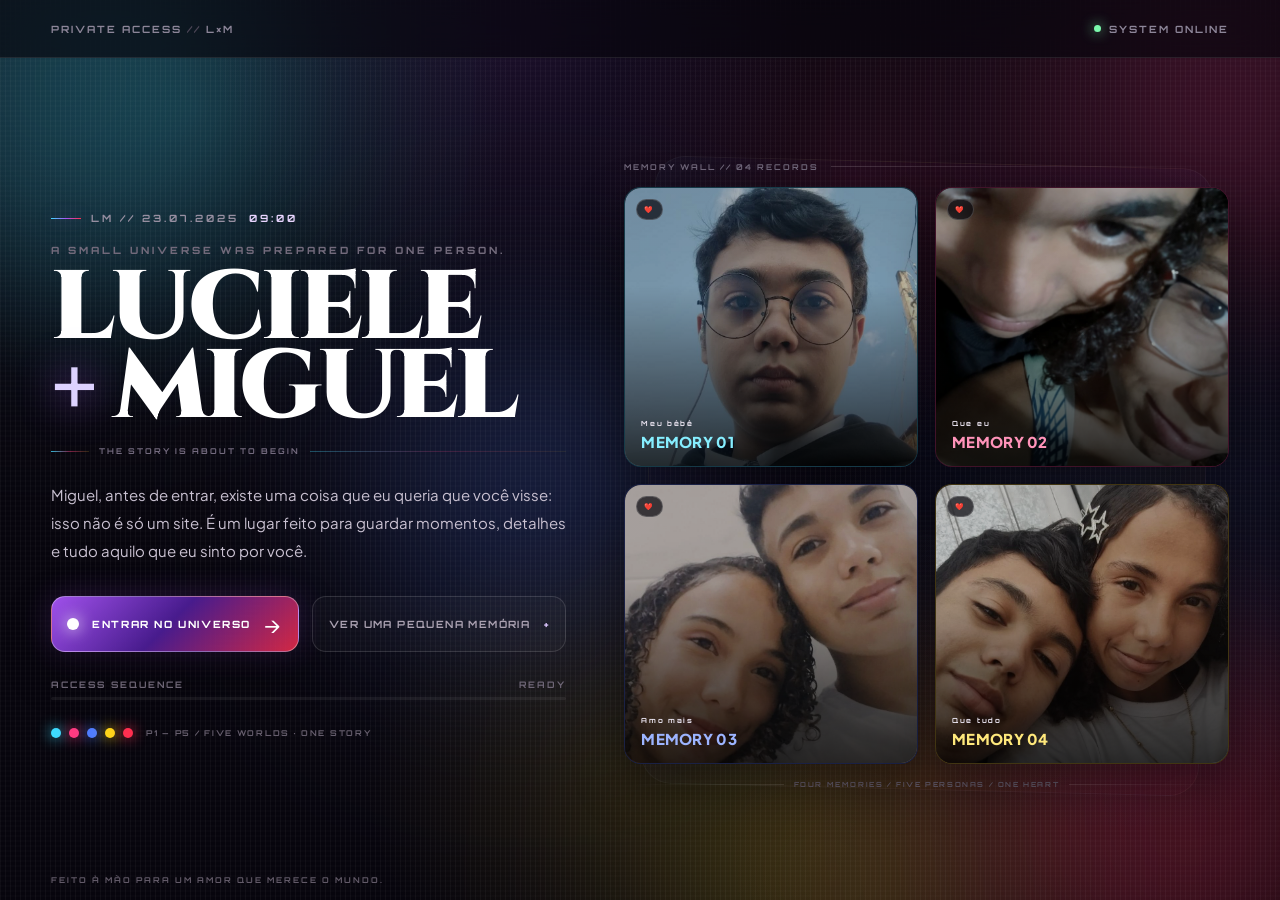
<file: index.html>
<!DOCTYPE html>
<html lang="pt-BR">
<head>
  <meta charset="UTF-8">
  <meta name="viewport" content="width=device-width, initial-scale=1.0">
  <meta name="theme-color" content="#08060f">
  <meta name="description" content="LUCIELE + MIGUEL | Acesso Especial">
  <title>LUCIELE + MIGUEL | Acesso Especial</title>

  <link rel="preconnect" href="https://fonts.googleapis.com">
  <link rel="preconnect" href="https://fonts.gstatic.com" crossorigin>
  <link href="https://fonts.googleapis.com/css2?family=Cinzel:wght@600;700;900&family=Orbitron:wght@500;700;900&family=Plus+Jakarta+Sans:wght@400;500;600;700;800&display=swap" rel="stylesheet">
  <link rel="stylesheet" href="entrada.css">
  <link rel="icon" type="image/png" href="foto.aba.png">
</head>
<body>
  <canvas id="ambientCanvas" aria-hidden="true"></canvas>

  <div class="color-field" aria-hidden="true">
    <span class="orb orb-p1"></span>
    <span class="orb orb-p2"></span>
    <span class="orb orb-p3"></span>
    <span class="orb orb-p4"></span>
    <span class="orb orb-p5"></span>
  </div>

  <div class="scanlines" aria-hidden="true"></div>
  <div class="grain" aria-hidden="true"></div>

  <header class="topbar">
    <div class="system-label">PRIVATE ACCESS <span>//</span> L×M</div>
    <div class="status"><i></i> SYSTEM ONLINE</div>
  </header>

  <main class="entry-shell" id="entryShell">
    <section class="entry-copy">
      <div class="eyebrow">
        <span>LM // 23.07.2025</span>
        <b>09:00</b>
      </div>

      <p class="microcopy">A SMALL UNIVERSE WAS PREPARED FOR ONE PERSON.</p>

      <h1>
        LUCIELE
        <em>+</em>
        MIGUEL
      </h1>

      <div class="title-rule">
        <i></i>
        <span>THE STORY IS ABOUT TO BEGIN</span>
        <i></i>
      </div>

      <p class="lead">
        Miguel, antes de entrar, existe uma coisa que eu queria que você visse:
        isso não é só um site. É um lugar feito para guardar momentos,
        detalhes e tudo aquilo que eu sinto por você.
      </p>

      <div class="entry-actions">
        <button class="unlock" id="unlockBtn" type="button">
          <span class="unlock-light"></span>
          <span class="unlock-text">ENTRAR NO UNIVERSO</span>
          <span class="unlock-arrow">→</span>
        </button>

        <button class="memory-toggle" id="memoryToggle" type="button">
          VER UMA PEQUENA MEMÓRIA <span>+</span>
        </button>
      </div>

      <div class="progress-wrap" aria-hidden="true">
        <div class="progress-meta">
          <span>ACCESS SEQUENCE</span>
          <span id="progressLabel">READY</span>
        </div>
        <div class="progress"><i id="progressBar"></i></div>
      </div>

      <div class="persona-track" aria-label="Cores dos cinco capítulos">
        <span class="persona-dot p1" title="P1 · The Beginning"></span>
        <span class="persona-dot p2" title="P2 · Two Sides"></span>
        <span class="persona-dot p3" title="P3 · Midnight"></span>
        <span class="persona-dot p4" title="P4 · Truth Is Waiting"></span>
        <span class="persona-dot p5" title="P5 · Take My Heart"></span>
        <span class="persona-track-text">P1 — P5 / FIVE WORLDS · ONE STORY</span>
      </div>
    </section>

    <section class="entry-visual" aria-label="Galeria de memórias">
      <div class="gallery-heading">
        <span>MEMORY WALL // 04 RECORDS</span>
        <i></i>
      </div>

      <!-- TROQUE SOMENTE OS src DAS QUATRO FOTOS -->
      <div class="memory-gallery">
        <article class="memory-card card-p1 tilt" data-persona="❤️">
          <div class="memory-image">
            <img src="assets/photos/entrada3.jpeg" alt="Memória 01 de Luciele e Miguel">
            <div class="image-shine"></div>
          </div>
          <div class="memory-info">
            <span>Meu bêbê </span>
            <strong>MEMORY 01</strong>
          </div>
        </article>

        <article class="memory-card card-p2 tilt" data-persona="❤️">
          <div class="memory-image">
            <img src="assets/photos/entrada2.jpeg" alt="Memória 02 de Luciele e Miguel">
            <div class="image-shine"></div>
          </div>
          <div class="memory-info">
            <span>Que eu </span>
            <strong>MEMORY 02</strong>
          </div>
        </article>

        <article class="memory-card card-p3 tilt" data-persona="❤️">
          <div class="memory-image">
            <img src="assets/photos/entrada1.jpeg" alt="Memória 03 de Luciele e Miguel">
            <div class="image-shine"></div>
          </div>
          <div class="memory-info">
            <span>Amo mais</span>
            <strong>MEMORY 03</strong>
          </div>
        </article>

        <article class="memory-card card-p4 tilt" data-persona="❤️">
          <div class="memory-image">
            <img src="assets/photos/entrada4.jpeg" alt="Memória 04 de Luciele e Miguel">
            <div class="image-shine"></div>
          </div>
          <div class="memory-info">
            <span>Que tudo</span>
            <strong>MEMORY 04</strong>
          </div>
        </article>
      </div>

      <div class="gallery-caption">
        <span class="caption-line"></span>
        <span>FOUR MEMORIES / FIVE PERSONAS / ONE HEART</span>
        <span class="caption-line"></span>
      </div>
    </section>
  </main>

  <section class="memory-panel" id="memoryPanel" aria-hidden="true">
    <div class="memory-inner">
      <button class="close-memory" id="closeMemory" type="button" aria-label="Fechar">×</button>
      <div class="memory-label">MEMORY SIGNAL // 01</div>
      <h2>
        ANTES DE TODAS AS PÁGINAS,<br>
        <span>EU SÓ QUERIA DIZER OBRIGADA.</span>
      </h2>
      <p>
        Por cada conversa, cada risada e cada momento que fez a vida parecer
        muito mais bonita. O resto da experiência começa quando você apertar o botão.
      </p>
      <div class="memory-line"><i></i><span>Luciele → Miguel</span></div>
    </div>
  </section>

  <footer>FEITO À MÃO PARA UM AMOR QUE MERECE O MUNDO.</footer>

  <script src="entrada.js"></script>
</body>
</html>
</file>
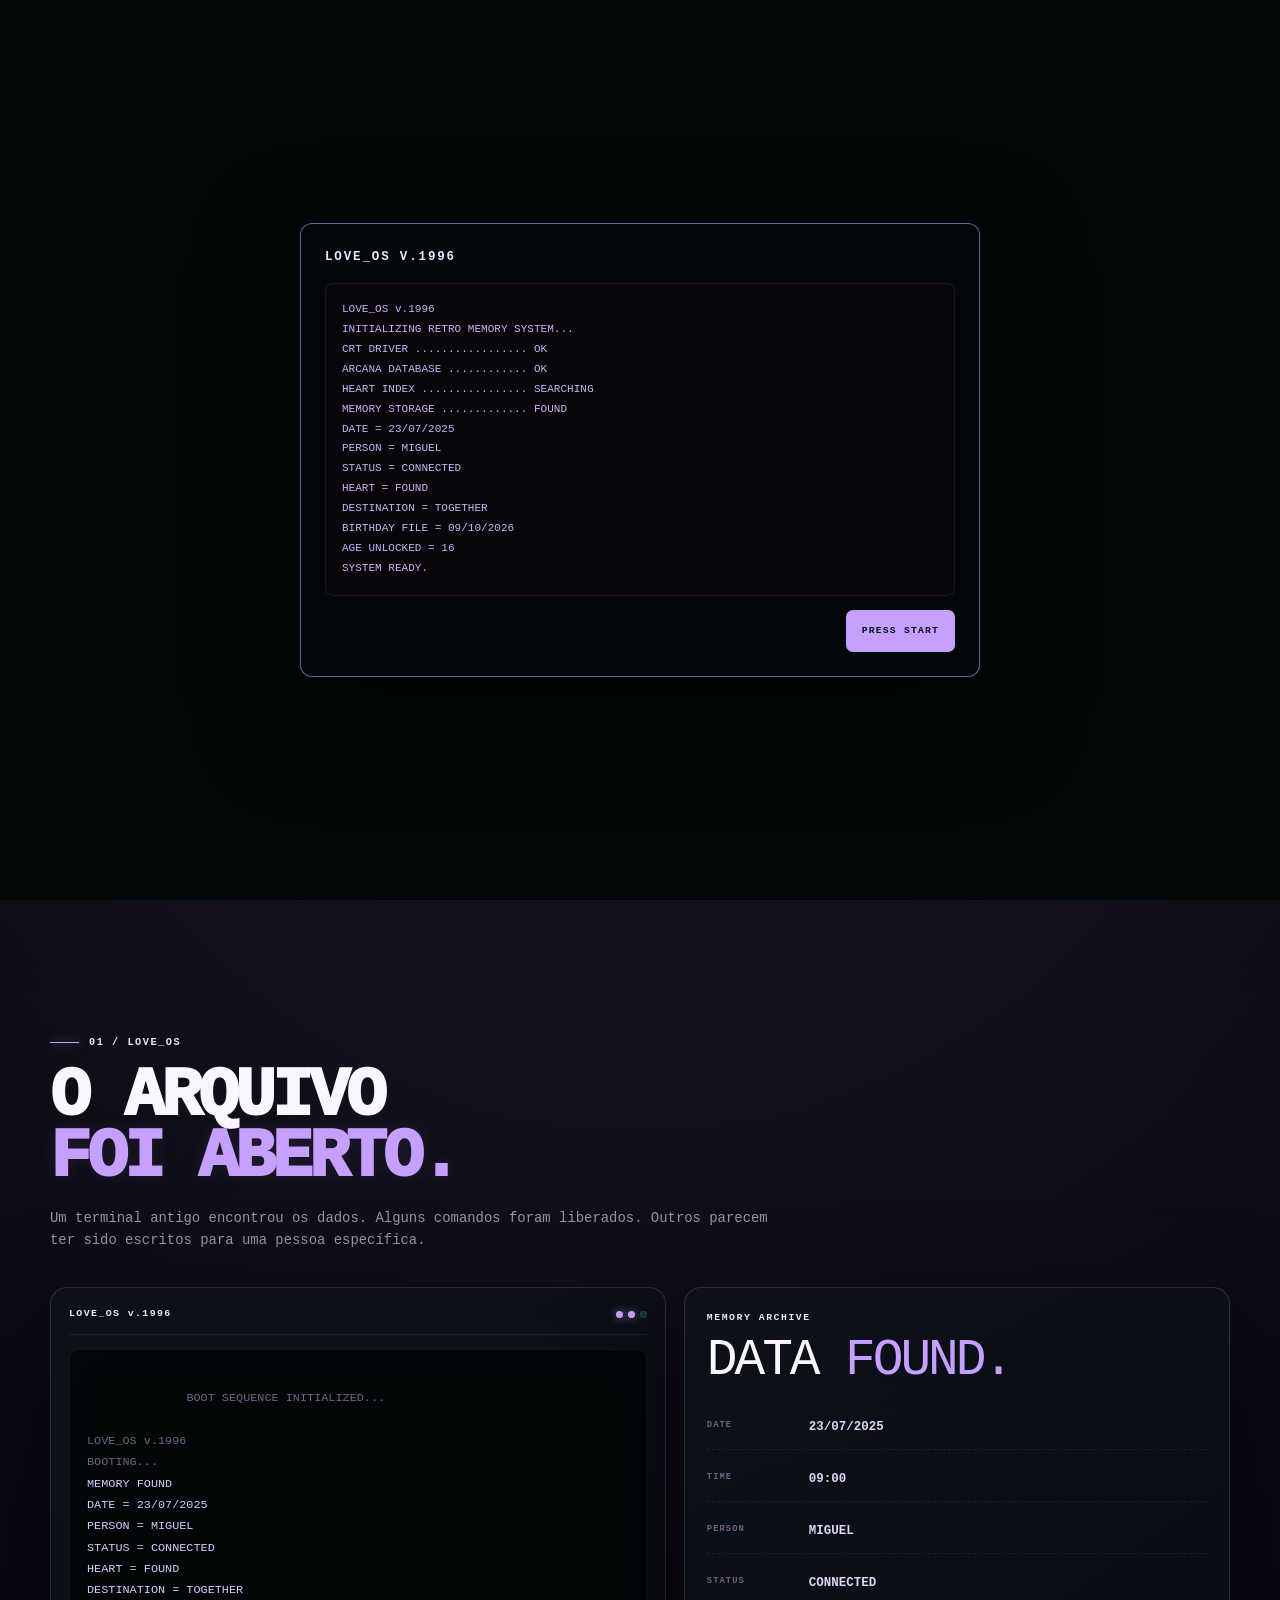
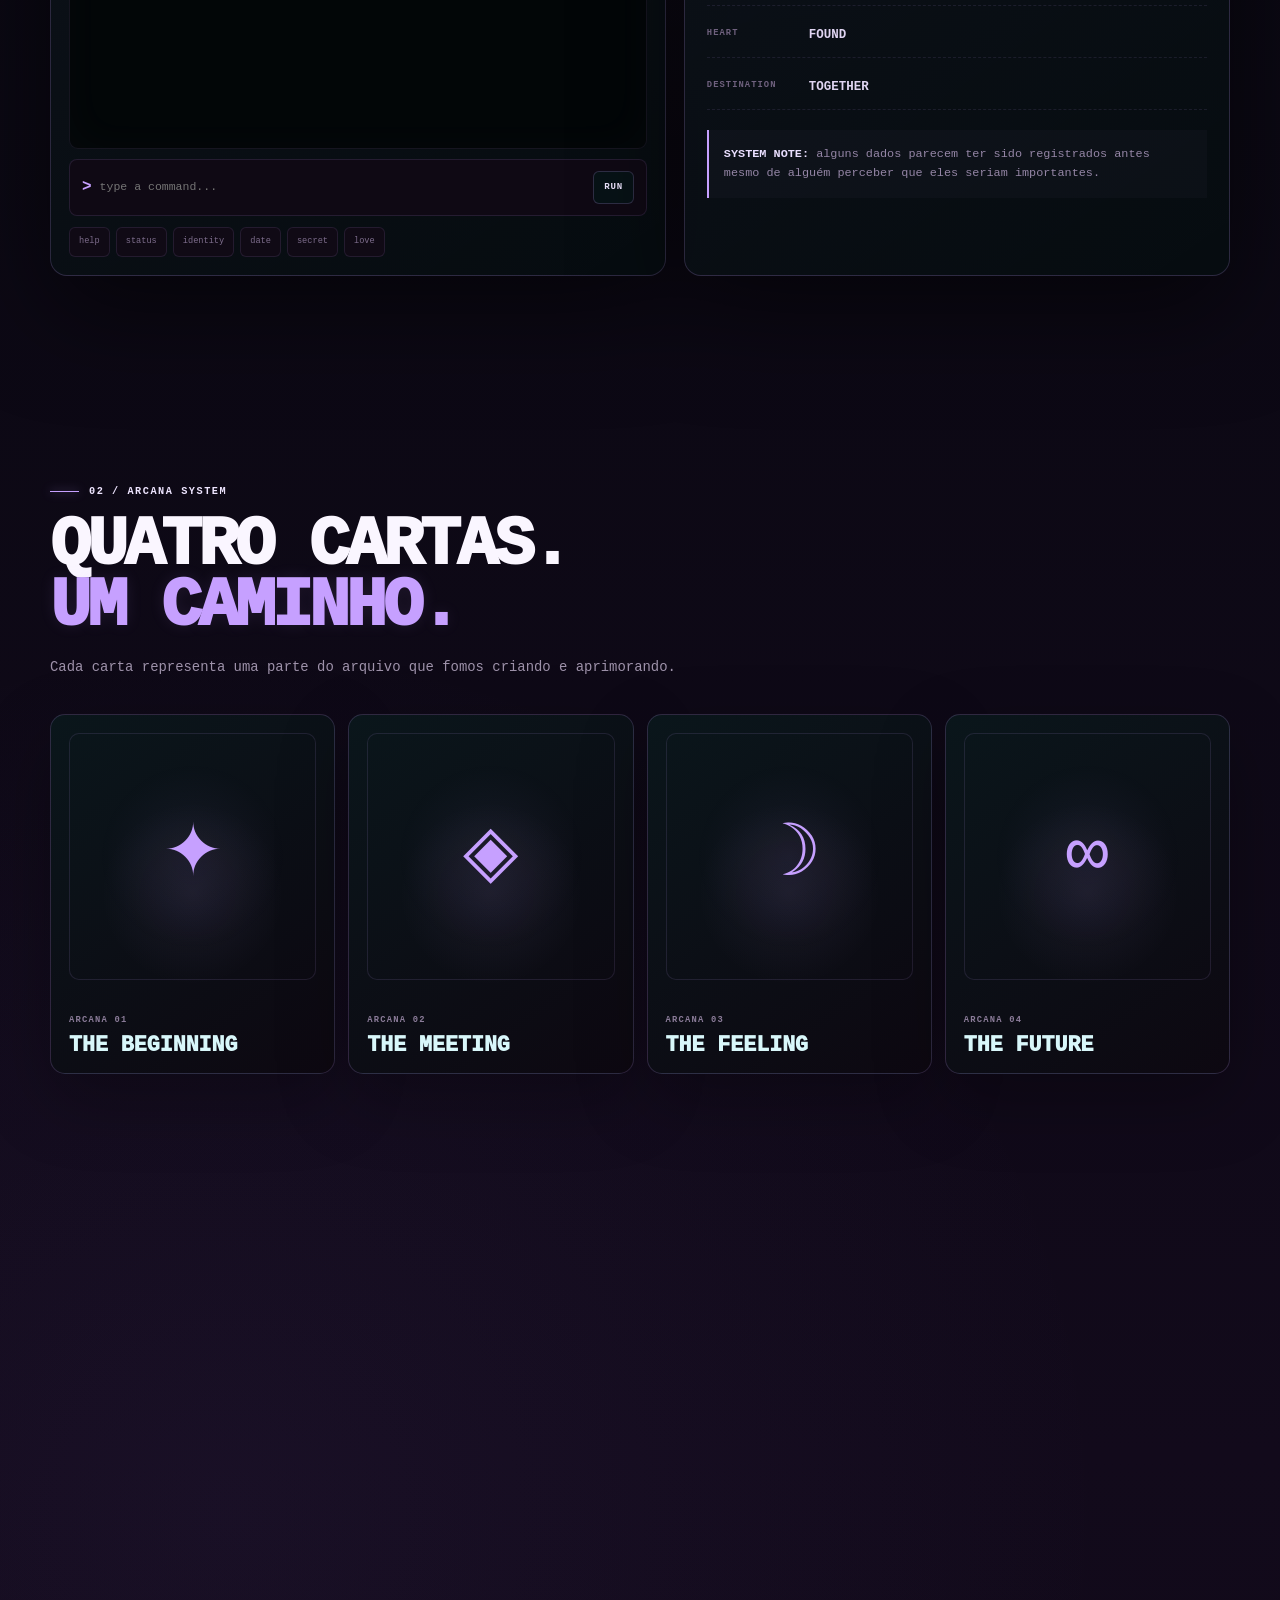
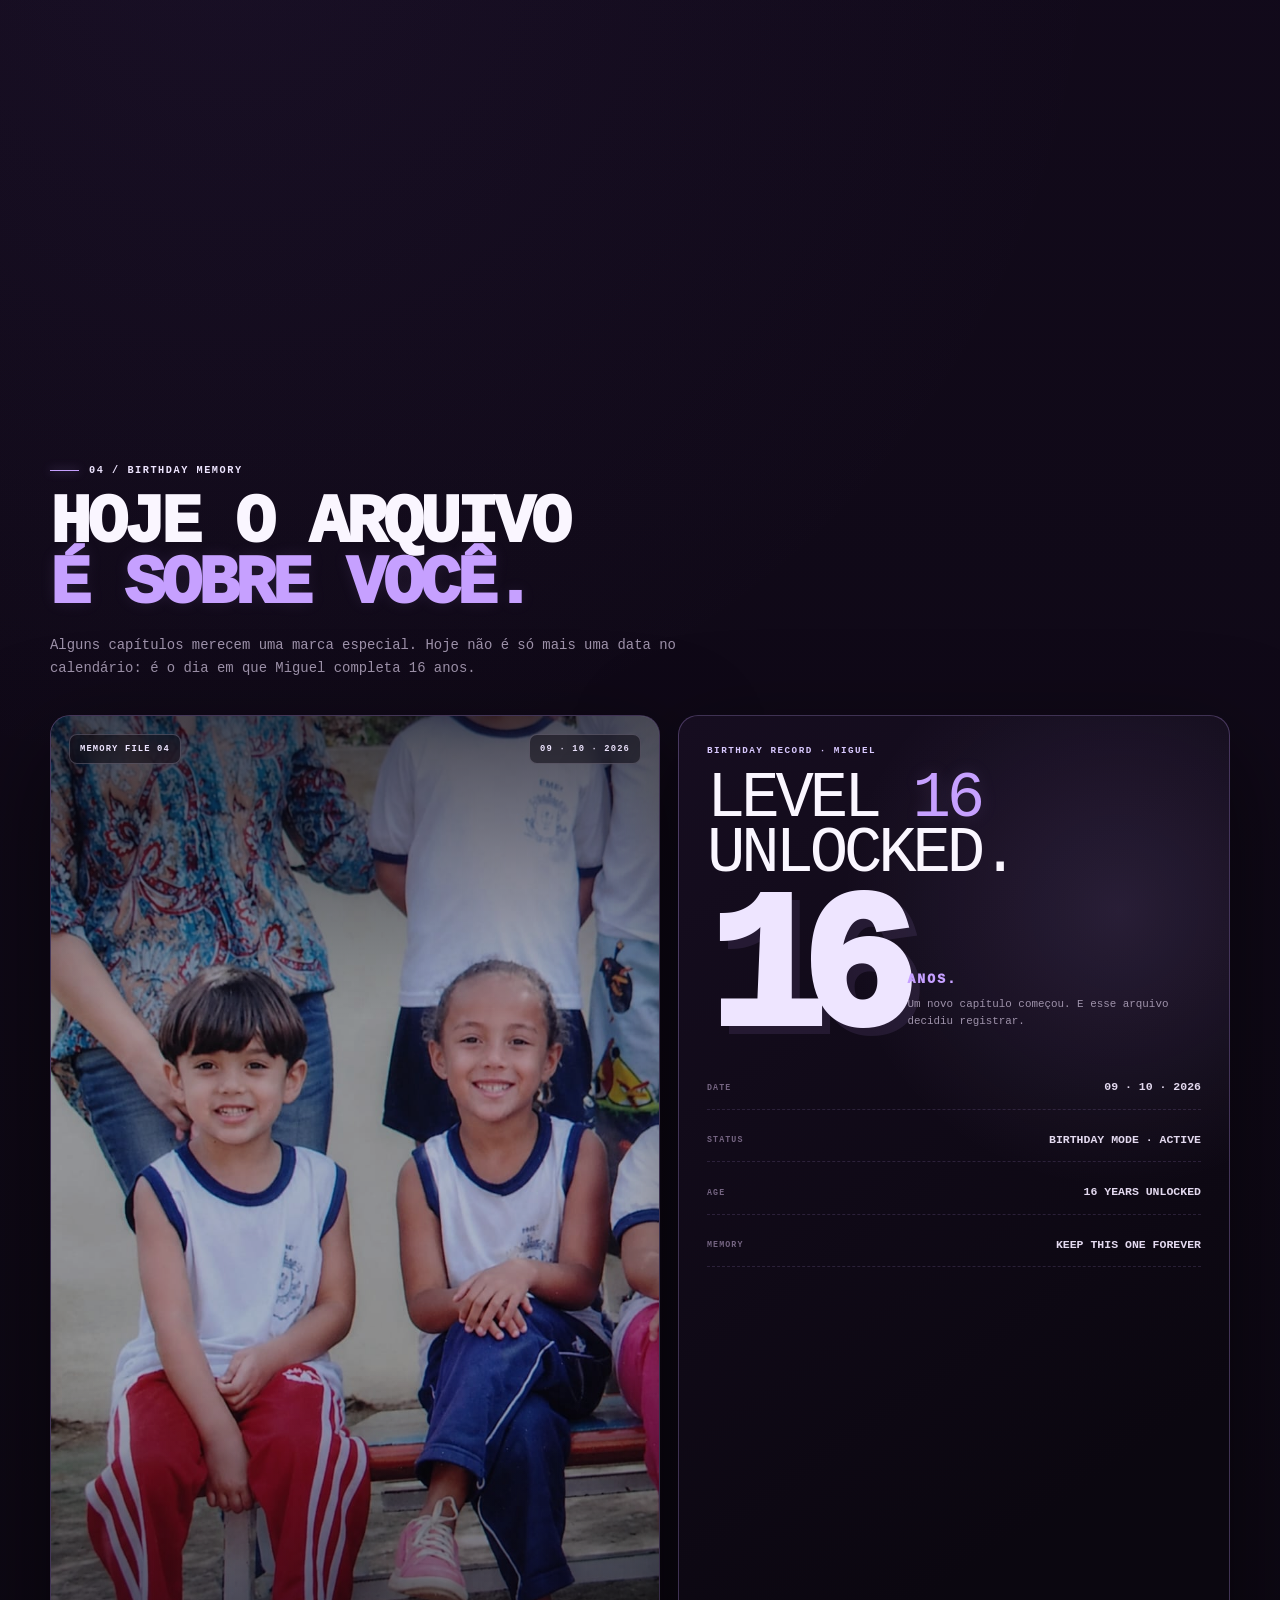
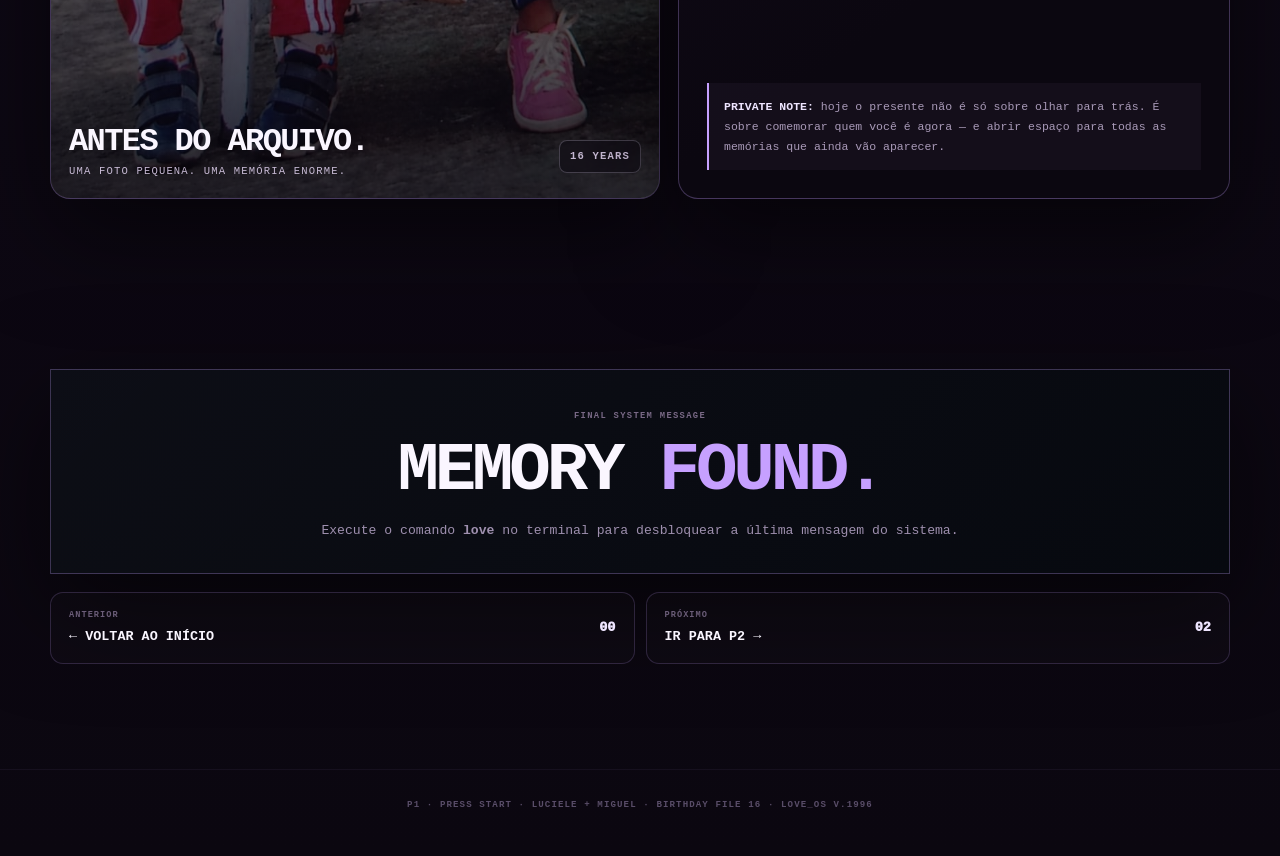
<file: persona1.html>
<!DOCTYPE html>
<html lang="pt-BR">
<head>
  <meta charset="UTF-8">
  <meta name="viewport" content="width=device-width, initial-scale=1.0">
  <meta name="theme-color" content="#12091c">
  <meta name="description" content="P1 — PRESS START | Luciele + Miguel | Birthday Memory">
  <link rel="icon" type="image/png" href="foto.aba.png">
  <title>P1 — PRESS START</title>

  <style>
    :root{
      --cyan:#c6a0ff;
      --cyan2:#eee5ff;
      --blue:#8f6dd8;
      --bg:#0a0710;
      --panel:#130d1a;
      --panel2:#1c1325;
      --white:#faf6ff;
      --muted:#9e92aa;
      --muted2:#6f637a;
      --line:rgba(198,160,255,.19);
      --line2:rgba(198,160,255,.56);
      --shadow:0 34px 100px rgba(0,0,0,.54);
      --ease:cubic-bezier(.18,.8,.2,1);
    }

    *{box-sizing:border-box;margin:0;padding:0}

    html{scroll-behavior:smooth}

    body{
      min-height:100vh;
      overflow-x:hidden;
      color:var(--white);
      background:
        radial-gradient(circle at 50% 8%,rgba(198,160,255,.10),transparent 25%),
        radial-gradient(circle at 18% 55%,rgba(143,109,216,.06),transparent 27%),
        linear-gradient(180deg,#020609 0%,#120a1b 54%,#0b0710 100%);
      font-family:"Courier New",ui-monospace,monospace;
      line-height:1.6;
    }

    body::before{
      content:"";
      position:fixed;
      inset:0;
      z-index:999;
      pointer-events:none;
      opacity:.06;
      background:
        repeating-linear-gradient(
          0deg,
          transparent 0 2px,
          rgba(255,255,255,.12) 3px,
          transparent 4px
        );
      mix-blend-mode:screen;
    }

    body::after{
      content:"";
      position:fixed;
      inset:0;
      z-index:-1;
      pointer-events:none;
      background:
        linear-gradient(
          90deg,
          transparent 49.5%,
          rgba(198,160,255,.02) 50%,
          transparent 50.5%
        );
    }

    a{color:inherit;text-decoration:none}
    button,input{font:inherit}
    button{border:0}

    .page-transition{
      position:fixed;
      inset:0;
      z-index:1000;
      pointer-events:none;
      opacity:0;
      transform:scaleY(0);
      transform-origin:bottom;
      background:
        radial-gradient(circle at center,rgba(198,160,255,.20),transparent 23%),
        #08050d;
      transition:opacity .18s ease,transform .38s var(--ease);
    }

    body.leaving .page-transition{
      opacity:1;
      transform:scaleY(1);
      pointer-events:all;
    }

    /* =====================================================
       NAV
    ===================================================== */

    .topbar{
      position:sticky;
      top:12px;
      z-index:70;
      width:min(1180px,calc(100% - 32px));
      margin:16px auto 0;
      padding:12px 14px;
      display:flex;
      align-items:center;
      justify-content:space-between;
      gap:18px;
      border:1px solid var(--line);
      border-radius:16px;
      background:rgba(2,8,11,.82);
      backdrop-filter:blur(16px);
      box-shadow:0 14px 45px rgba(0,0,0,.28);
    }

    .brand{
      display:flex;
      align-items:center;
      gap:10px;
      min-width:155px;
    }

    .brand-mark{
      width:42px;
      height:42px;
      display:grid;
      place-items:center;
      color:#130d1a;
      background:var(--cyan);
      border-radius:7px;
      font-weight:950;
      box-shadow:0 0 23px rgba(198,160,255,.16);
    }

    .brand-copy{
      display:grid;
      gap:0;
    }

    .brand-copy strong{
      font-size:.76rem;
      letter-spacing:.14em;
    }

    .brand-copy small{
      color:var(--muted);
      font-size:.60rem;
      letter-spacing:.12em;
      text-transform:uppercase;
    }

    .chapter-nav{
      display:flex;
      flex-wrap:wrap;
      justify-content:flex-end;
      gap:4px;
    }

    .chapter-nav a{
      position:relative;
      padding:8px 10px;
      color:#7d6d8c;
      border-radius:8px;
      font-size:.68rem;
      font-weight:900;
      letter-spacing:.13em;
      transition:.2s ease;
    }

    .chapter-nav a:hover,
    .chapter-nav a.active{
      color:var(--cyan2);
      background:rgba(198,160,255,.06);
    }

    .chapter-nav a.active::after{
      content:"";
      position:absolute;
      left:10px;
      right:10px;
      bottom:4px;
      height:2px;
      border-radius:99px;
      background:var(--cyan);
      box-shadow:0 0 11px rgba(198,160,255,.72);
    }

    main{
      width:min(1180px,calc(100% - 32px));
      margin:auto;
    }

    section{
      position:relative;
      padding:110px 0;
    }

    /* =====================================================
       GENERIC
    ===================================================== */

    .eyebrow,
    .section-index{
      display:inline-flex;
      align-items:center;
      gap:10px;
      color:var(--cyan2);
      font-size:.64rem;
      font-weight:900;
      letter-spacing:.15em;
      text-transform:uppercase;
    }

    .eyebrow::before,
    .section-index::before{
      content:"";
      width:29px;
      height:1px;
      background:var(--cyan);
      box-shadow:0 0 10px rgba(198,160,255,.68);
    }

    .section-heading h2{
      margin-top:14px;
      max-width:920px;
      font-size:clamp(2.4rem,5.3vw,5.2rem);
      line-height:.90;
      letter-spacing:-.055em;
      text-transform:uppercase;
      font-weight:950;
    }

    .section-heading h2 span{
      color:var(--cyan);
      text-shadow:0 0 16px rgba(198,160,255,.10);
    }

    .section-heading p{
      max-width:725px;
      margin-top:18px;
      color:var(--muted);
      font-size:.87rem;
    }

    .btn{
      min-height:45px;
      display:inline-flex;
      align-items:center;
      justify-content:center;
      gap:8px;
      padding:0 17px;
      border:1px solid var(--line2);
      border-radius:7px;
      color:var(--cyan2);
      background:#061015;
      font-size:.62rem;
      font-weight:900;
      letter-spacing:.12em;
      text-transform:uppercase;
      transition:.2s ease;
      cursor:pointer;
    }

    .btn:hover{
      transform:translateY(-2px);
      border-color:var(--cyan2);
      background:#1b1124;
    }

    .btn-primary{
      color:#130d1a;
      background:var(--cyan);
      box-shadow:0 14px 35px rgba(198,160,255,.13);
    }

    /* =====================================================
       HERO
    ===================================================== */

    .hero{
      min-height:95vh;
      display:grid;
      align-items:center;
      padding-top:82px;
      overflow:hidden;
    }

    .hero-grid{
      display:grid;
      grid-template-columns:1.03fr .97fr;
      gap:42px;
      align-items:center;
    }

    .hero h1{
      margin-top:18px;
      font-size:clamp(3.7rem,9.4vw,8.6rem);
      line-height:.80;
      letter-spacing:-.08em;
      text-transform:uppercase;
      text-shadow:0 0 25px rgba(198,160,255,.06);
    }

    .hero h1 span{
      display:block;
      color:var(--cyan);
    }

    .hero-lead{
      max-width:650px;
      margin-top:27px;
      color:#d9cfe8;
      font-size:clamp(.95rem,1.8vw,1.08rem);
      line-height:1.82;
    }

    .hero-actions{
      margin-top:28px;
      display:flex;
      flex-wrap:wrap;
      gap:9px;
    }

    .hero-meta{
      margin-top:24px;
      color:#665876;
      font-size:.58rem;
      font-weight:900;
      letter-spacing:.13em;
      text-transform:uppercase;
    }

    /* =====================================================
       CRT
    ===================================================== */

    .crt-stage{
      min-height:580px;
      position:relative;
      display:grid;
      place-items:center;
    }

    .crt-glow{
      position:absolute;
      width:84%;
      aspect-ratio:1;
      border-radius:50%;
      background:radial-gradient(circle,rgba(198,160,255,.13),transparent 62%);
      filter:blur(10px);
    }

    .crt{
      width:min(540px,100%);
      position:relative;
      padding:18px 18px 30px;
      background:linear-gradient(145deg,#16272c,#0a1215 52%,#101e22);
      border:1px solid rgba(198,160,255,.18);
      border-radius:26px 26px 38px 38px;
      box-shadow:
        0 35px 90px rgba(0,0,0,.55),
        inset 0 1px 0 rgba(255,255,255,.05);
      transform:rotate(1deg);
      transition:.32s ease;
    }

    .crt:hover{
      transform:rotate(0) translateY(-5px);
    }

    .crt-screen-frame{
      padding:15px;
      border-radius:21px;
      background:#09060d;
      box-shadow:inset 0 0 0 1px rgba(255,255,255,.035);
    }

    .crt-screen{
      aspect-ratio:1.30;
      position:relative;
      overflow:hidden;
      border:2px solid #1d3237;
      border-radius:18px 18px 22px 22px;
      background:
        radial-gradient(circle at center,rgba(198,160,255,.075),transparent 42%),
        #010809;
      box-shadow:
        inset 0 0 66px rgba(0,0,0,.90),
        0 0 26px rgba(198,160,255,.05);
    }

    .crt-screen::before{
      content:"";
      position:absolute;
      inset:0;
      z-index:8;
      pointer-events:none;
      opacity:.54;
      background:
        repeating-linear-gradient(
          0deg,
          transparent 0 3px,
          rgba(255,255,255,.045) 4px,
          transparent 5px
        );
    }

    .crt-screen::after{
      content:"";
      position:absolute;
      left:0;
      right:0;
      top:4%;
      height:2px;
      z-index:9;
      background:rgba(230,220,255,.46);
      box-shadow:0 0 9px rgba(198,160,255,.36);
      animation:scan 4.2s linear infinite;
    }

    @keyframes scan{
      from{top:4%}
      to{top:97%}
    }

    .screen-corner{
      position:absolute;
      top:14px;
      z-index:10;
      color:#897b98;
      font-size:.53rem;
      font-weight:900;
      letter-spacing:.12em;
    }

    .screen-corner.left{left:15px}
    .screen-corner.right{right:15px}

    .crt-center{
      position:absolute;
      inset:0;
      display:grid;
      place-items:center;
      text-align:center;
      padding:30px;
      z-index:4;
    }

    .press-start{
      font-size:clamp(1.5rem,4vw,3rem);
      font-weight:950;
      letter-spacing:.14em;
      color:var(--cyan2);
      text-shadow:0 0 15px rgba(198,160,255,.23);
      animation:blink 1.2s steps(2,end) infinite;
    }

    .screen-caption{
      margin-top:12px;
      color:#76668b;
      font-size:.60rem;
      letter-spacing:.14em;
      text-transform:uppercase;
    }

    @keyframes blink{
      0%,49%{opacity:1}
      50%,100%{opacity:.3}
    }

    .crt-base{
      position:absolute;
      left:50%;
      bottom:10px;
      width:66%;
      height:10px;
      transform:translateX(-50%);
      border-radius:99px;
      background:#17262b;
    }

    .crt-controls{
      margin-top:13px;
      display:grid;
      grid-template-columns:1fr auto;
      gap:9px;
      align-items:center;
    }

    .crt-button{
      min-height:39px;
      padding:0 14px;
      border:1px solid rgba(198,160,255,.16);
      border-radius:7px;
      color:#c3b8d1;
      background:#15101c;
      font-size:.58rem;
      font-weight:900;
      letter-spacing:.10em;
      text-transform:uppercase;
      cursor:pointer;
    }

    .crt-button:hover,
    .crt-button.active{
      color:var(--cyan2);
      border-color:var(--line2);
    }

    .status-dot{
      width:7px;
      height:7px;
      display:inline-block;
      margin-right:6px;
      border-radius:50%;
      background:var(--cyan);
      box-shadow:0 0 10px rgba(198,160,255,.72);
      animation:dotPulse 1.6s ease-in-out infinite;
    }

    @keyframes dotPulse{
      0%,100%{opacity:.4}
      50%{opacity:1}
    }

    /* =====================================================
       TERMINAL
    ===================================================== */

    .terminal-section{
      padding-top:88px;
    }

    .terminal-shell{
      margin-top:36px;
      display:grid;
      grid-template-columns:1.06fr .94fr;
      gap:18px;
    }

    .terminal-panel,
    .archive-panel{
      border:1px solid var(--line);
      border-radius:17px;
      background:
        linear-gradient(145deg,rgba(198,160,255,.045),rgba(255,255,255,.006)),
        rgba(4,11,14,.86);
      box-shadow:var(--shadow);
    }

    .terminal-panel{
      min-height:520px;
      padding:18px;
      overflow:hidden;
    }

    .terminal-top{
      display:flex;
      align-items:center;
      justify-content:space-between;
      gap:15px;
      padding-bottom:12px;
      border-bottom:1px solid rgba(198,160,255,.10);
    }

    .terminal-title{
      color:var(--cyan2);
      font-size:.62rem;
      font-weight:900;
      letter-spacing:.14em;
    }

    .terminal-lights{
      display:flex;
      gap:5px;
    }

    .terminal-light{
      width:7px;
      height:7px;
      border-radius:50%;
      border:1px solid rgba(255,255,255,.08);
      background:#19343b;
    }

    .terminal-light.active{
      background:var(--cyan);
      box-shadow:0 0 8px rgba(198,160,255,.6);
    }

    .terminal-screen{
      height:400px;
      margin-top:14px;
      padding:17px;
      overflow:auto;
      border:1px solid rgba(198,160,255,.10);
      border-radius:9px;
      background:#020607;
      color:#d9c9ff;
      font-size:.74rem;
      line-height:1.8;
      box-shadow:inset 0 0 45px rgba(198,160,255,.025);
    }

    .terminal-line{
      min-height:1.4em;
      white-space:pre-wrap;
    }

    .terminal-dim{color:#726384}
    .terminal-bright{color:#efe7ff}

    .terminal-input-row{
      display:grid;
      grid-template-columns:auto 1fr auto;
      gap:8px;
      align-items:center;
      margin-top:10px;
      padding:11px 12px;
      border:1px solid rgba(198,160,255,.12);
      border-radius:8px;
      background:#0f0914;
    }

    .prompt{
      color:var(--cyan);
      font-weight:900;
    }

    #terminalInput{
      min-width:0;
      border:0;
      outline:0;
      color:#d9fbff;
      background:transparent;
      font-size:.72rem;
    }

    .terminal-run{
      min-height:33px;
      padding:0 10px;
      border:1px solid rgba(198,160,255,.20);
      border-radius:6px;
      color:var(--cyan2);
      background:#071216;
      font-size:.57rem;
      font-weight:900;
      letter-spacing:.08em;
      text-transform:uppercase;
      cursor:pointer;
    }

    .terminal-run:hover{
      border-color:var(--line2);
    }

    .commands{
      margin-top:11px;
      display:flex;
      flex-wrap:wrap;
      gap:6px;
    }

    .command{
      min-height:30px;
      padding:0 9px;
      border:1px solid rgba(198,160,255,.11);
      border-radius:6px;
      color:#7d6d8c;
      background:#100a15;
      font-size:.54rem;
      cursor:pointer;
      transition:.18s ease;
    }

    .command:hover{
      color:var(--cyan2);
      border-color:var(--line2);
    }

    .archive-panel{
      padding:22px;
    }

    .archive-label{
      color:var(--cyan2);
      font-size:.61rem;
      font-weight:900;
      letter-spacing:.16em;
      text-transform:uppercase;
    }

    .archive-title{
      margin-top:11px;
      font-size:clamp(2rem,4vw,3.6rem);
      line-height:.90;
      letter-spacing:-.06em;
      text-transform:uppercase;
    }

    .archive-title span{
      color:var(--cyan);
    }

    .archive-list{
      margin-top:24px;
      display:grid;
      gap:9px;
    }

    .archive-item{
      display:grid;
      grid-template-columns:90px 1fr;
      gap:12px;
      padding:11px 0;
      border-bottom:1px dashed rgba(198,160,255,.10);
      font-size:.78rem;
    }

    .archive-item label{
      color:#6f617e;
      font-size:.55rem;
      font-weight:900;
      letter-spacing:.12em;
      text-transform:uppercase;
    }

    .archive-item strong{
      color:#e0d5f2;
      font-weight:800;
    }

    .archive-note{
      margin-top:20px;
      padding:15px;
      border-left:2px solid var(--cyan);
      background:rgba(198,160,255,.025);
      color:#9586a6;
      font-size:.74rem;
    }

    /* =====================================================
       TAROT
    ===================================================== */

    .tarot-section{
      padding-top:90px;
    }

    .tarot-deck{
      margin-top:36px;
      display:grid;
      grid-template-columns:repeat(4,1fr);
      gap:13px;
    }

    .tarot-card{
      min-height:360px;
      position:relative;
      perspective:1200px;
      cursor:pointer;
    }

    .tarot-inner{
      width:100%;
      height:100%;
      min-height:360px;
      position:relative;
      transition:transform .68s var(--ease);
      transform-style:preserve-3d;
    }

    .tarot-card:hover .tarot-inner{
      transform:translateY(-7px) rotateY(7deg) rotateX(-2deg);
    }

    .tarot-card.flipped .tarot-inner{
      transform:rotateY(180deg);
    }

    .tarot-face{
      position:absolute;
      inset:0;
      backface-visibility:hidden;
      -webkit-backface-visibility:hidden;
      border:1px solid var(--line);
      border-radius:15px;
      overflow:hidden;
      background:#130d18;
      box-shadow:0 25px 70px rgba(0,0,0,.28);
    }

    .tarot-front{
      display:flex;
      flex-direction:column;
      justify-content:space-between;
      padding:18px;
      background:
        radial-gradient(circle at center,rgba(198,160,255,.07),transparent 40%),
        linear-gradient(145deg,#0a161b,#0d0811);
    }

    .tarot-symbol{
      width:100%;
      aspect-ratio:1;
      display:grid;
      place-items:center;
      border:1px solid rgba(198,160,255,.12);
      border-radius:10px;
      color:var(--cyan);
      font-size:4.5rem;
      background:radial-gradient(circle,rgba(198,160,255,.06),transparent 54%);
    }

    .tarot-meta{
      color:#8b7c99;
      font-size:.55rem;
      font-weight:900;
      letter-spacing:.14em;
      text-transform:uppercase;
    }

    .tarot-name{
      margin-top:7px;
      color:#d8f7fa;
      font-size:1.35rem;
      line-height:.95;
      font-weight:950;
      text-transform:uppercase;
    }

    .tarot-back{
      transform:rotateY(180deg);
      padding:22px;
      display:flex;
      flex-direction:column;
      justify-content:center;
      background:linear-gradient(145deg,#102127,#130d18);
    }

    .tarot-back small{
      color:#66e9f8;
      font-size:.55rem;
      font-weight:900;
      letter-spacing:.13em;
      text-transform:uppercase;
    }

    .tarot-back h3{
      margin-top:11px;
      font-size:1.8rem;
      line-height:.9;
      letter-spacing:-.05em;
      text-transform:uppercase;
    }

    .tarot-back h3 span{
      color:var(--cyan);
    }

    .tarot-back p{
      margin-top:14px;
      color:#a799b7;
      font-size:.75rem;
    }

    .tarot-hint{
      margin-top:22px;
      color:#4c666e;
      font-size:.54rem;
      letter-spacing:.10em;
      text-transform:uppercase;
    }

    /* =====================================================
       MEMORY CODE
    ===================================================== */

    .memory-section{
      padding-top:92px;
    }

    .memory-code{
      margin-top:35px;
      display:grid;
      grid-template-columns:.90fr 1.10fr;
      gap:18px;
    }

    .code-box,
    .message-box{
      border:1px solid var(--line);
      border-radius:17px;
      background:rgba(4,10,13,.86);
      box-shadow:var(--shadow);
    }

    .code-box{
      padding:25px;
      text-align:center;
    }

    .code-label{
      color:#8b7b9c;
      font-size:.57rem;
      font-weight:900;
      letter-spacing:.14em;
      text-transform:uppercase;
    }

    .big-date{
      margin-top:14px;
      font-size:clamp(2.5rem,6vw,5.1rem);
      line-height:.83;
      font-weight:950;
      letter-spacing:-.07em;
      color:var(--cyan2);
    }

    .big-time{
      margin-top:8px;
      color:var(--cyan);
      font-size:clamp(1.5rem,3vw,2.4rem);
      font-weight:950;
      letter-spacing:.03em;
    }

    .code-connector{
      margin:23px auto 0;
      width:1px;
      height:44px;
      background:linear-gradient(var(--cyan),transparent);
    }

    .code-destination{
      margin-top:13px;
      color:#d9caed;
      font-size:.72rem;
      letter-spacing:.10em;
      text-transform:uppercase;
    }

    .message-box{
      padding:26px;
    }

    .message-label{
      color:var(--cyan2);
      font-size:.60rem;
      font-weight:900;
      letter-spacing:.15em;
      text-transform:uppercase;
    }

    .message-box h3{
      margin-top:13px;
      font-size:clamp(2rem,4vw,3.4rem);
      line-height:.90;
      letter-spacing:-.055em;
      text-transform:uppercase;
    }

    .message-box h3 span{
      color:var(--cyan);
    }

    .message-box p{
      margin-top:17px;
      color:#a99ab8;
      font-size:.84rem;
      line-height:1.75;
    }

    .message-sign{
      margin-top:22px;
      color:#e9dcff;
      font-size:.78rem;
    }

    /* =====================================================
       BIRTHDAY MEMORY
    ===================================================== */

    .birthday-section{
      padding-top:92px;
      padding-bottom:90px;
    }

    .birthday-grid{
      margin-top:36px;
      display:grid;
      grid-template-columns:1.05fr .95fr;
      gap:18px;
      align-items:stretch;
    }

    .birthday-photo-card,
    .birthday-info-card{
      position:relative;
      overflow:hidden;
      border:1px solid rgba(198,160,255,.28);
      border-radius:20px;
      background:
        linear-gradient(145deg,rgba(198,160,255,.08),rgba(255,255,255,.015)),
        rgba(11,7,16,.90);
      box-shadow:var(--shadow);
    }

    .birthday-photo-card{
      min-height:500px;
    }

    .birthday-photo-card img{
      width:100%;
      height:100%;
      min-height:500px;
      display:block;
      object-fit:cover;
      filter:contrast(1.04) saturate(.88) brightness(.86);
      transition:transform .65s var(--ease),filter .4s ease;
    }

    .birthday-photo-card:hover img{
      transform:scale(1.035);
      filter:contrast(1.06) saturate(.95) brightness(.93);
    }

    .birthday-photo-overlay{
      position:absolute;
      inset:0;
      display:flex;
      flex-direction:column;
      justify-content:space-between;
      padding:18px;
      pointer-events:none;
      background:
        linear-gradient(180deg,rgba(8,5,13,.62),transparent 28%,transparent 60%,rgba(8,5,13,.78));
    }

    .birthday-photo-top,
    .birthday-photo-bottom{
      display:flex;
      align-items:center;
      justify-content:space-between;
      gap:12px;
    }

    .birthday-chip{
      padding:7px 10px;
      border:1px solid rgba(238,229,255,.22);
      border-radius:8px;
      color:#eee5ff;
      background:rgba(12,8,17,.54);
      backdrop-filter:blur(9px);
      font-size:.55rem;
      font-weight:900;
      letter-spacing:.13em;
      text-transform:uppercase;
    }

    .birthday-photo-bottom strong{
      display:block;
      font-size:clamp(1.25rem,2.8vw,2rem);
      line-height:.95;
      letter-spacing:-.05em;
      text-transform:uppercase;
    }

    .birthday-photo-bottom span{
      display:block;
      margin-top:6px;
      color:#c7bad4;
      font-size:.66rem;
      letter-spacing:.11em;
      text-transform:uppercase;
    }

    .birthday-photo-fallback{
      position:absolute;
      inset:0;
      display:grid;
      place-items:center;
      padding:25px;
      text-align:center;
      background:
        radial-gradient(circle at 50% 35%,rgba(198,160,255,.15),transparent 34%),
        linear-gradient(145deg,#170e20,#0b0710);
      z-index:2;
    }

    .birthday-photo-fallback strong{
      display:block;
      color:#eee5ff;
      font-size:.94rem;
      font-weight:950;
      letter-spacing:.14em;
      text-transform:uppercase;
    }

    .birthday-photo-fallback span{
      display:block;
      margin-top:8px;
      color:#9586a6;
      font-size:.68rem;
      line-height:1.6;
    }

    .birthday-photo-tools{
      position:absolute;
      left:18px;
      right:18px;
      bottom:72px;
      z-index:6;
      display:flex;
      justify-content:center;
      pointer-events:auto;
    }

    .birthday-photo-button{
      min-height:38px;
      padding:0 14px;
      border:1px solid rgba(238,229,255,.28);
      border-radius:9px;
      color:#f1eaff;
      background:rgba(10,6,15,.72);
      backdrop-filter:blur(10px);
      box-shadow:0 10px 25px rgba(0,0,0,.22);
      font-size:.57rem;
      font-weight:950;
      letter-spacing:.11em;
      text-transform:uppercase;
      cursor:pointer;
      transition:.2s ease;
    }

    .birthday-photo-button:hover{
      transform:translateY(-2px);
      border-color:#d6b9ff;
      background:rgba(31,17,47,.82);
    }

    .birthday-photo-input{
      position:absolute;
      width:1px;
      height:1px;
      opacity:0;
      pointer-events:none;
    }

    .birthday-info-card{
      padding:28px;
      display:flex;
      flex-direction:column;
      justify-content:space-between;
      min-height:500px;
      background:
        radial-gradient(circle at 80% 18%,rgba(198,160,255,.13),transparent 28%),
        linear-gradient(145deg,#160d20,#0b0710 72%);
    }

    .birthday-label{
      color:#d9c9ff;
      font-size:.58rem;
      font-weight:900;
      letter-spacing:.16em;
      text-transform:uppercase;
    }

    .birthday-title{
      margin-top:13px;
      font-size:clamp(2.2rem,5vw,4.6rem);
      line-height:.86;
      letter-spacing:-.065em;
      text-transform:uppercase;
    }

    .birthday-title span{
      color:#c6a0ff;
      text-shadow:0 0 18px rgba(198,160,255,.15);
    }

    .birthday-age-wrap{
      margin-top:28px;
      display:flex;
      align-items:flex-end;
      gap:16px;
    }

    .birthday-age{
      font-size:clamp(7rem,16vw,12rem);
      line-height:.68;
      font-weight:950;
      letter-spacing:-.12em;
      color:#eee5ff;
      text-shadow:8px 8px 0 rgba(198,160,255,.10);
    }

    .birthday-age-meta{
      padding-bottom:10px;
    }

    .birthday-age-meta strong{
      display:block;
      color:#c6a0ff;
      font-size:.82rem;
      font-weight:950;
      letter-spacing:.16em;
      text-transform:uppercase;
    }

    .birthday-age-meta span{
      display:block;
      margin-top:6px;
      color:#9e92aa;
      font-size:.68rem;
      line-height:1.6;
    }

    .birthday-data{
      margin-top:26px;
      display:grid;
      gap:9px;
    }

    .birthday-data-row{
      display:flex;
      align-items:center;
      justify-content:space-between;
      gap:14px;
      padding:12px 0;
      border-bottom:1px dashed rgba(198,160,255,.15);
      font-size:.72rem;
    }

    .birthday-data-row label{
      color:#746481;
      font-size:.52rem;
      font-weight:900;
      letter-spacing:.13em;
      text-transform:uppercase;
    }

    .birthday-data-row strong{
      color:#e3d9ef;
      font-weight:900;
      text-align:right;
    }

    .birthday-note{
      margin-top:20px;
      padding:14px 15px;
      border-left:2px solid #c6a0ff;
      background:rgba(198,160,255,.045);
      color:#a99ab8;
      font-size:.72rem;
      line-height:1.7;
    }

    .birthday-note strong{
      color:#eee5ff;
    }

    /* =====================================================
       SECRET
    ===================================================== */

    .secret-section{
      padding-top:80px;
      padding-bottom:105px;
    }

    .secret-box{
      padding:32px 28px;
      border:1px solid rgba(198,160,255,.28);
      background:
        linear-gradient(135deg,rgba(198,160,255,.045),rgba(143,109,216,.02)),
        rgba(3,8,10,.82);
      box-shadow:var(--shadow);
      text-align:center;
    }

    .secret-box small{
      color:#796986;
      font-size:.55rem;
      font-weight:900;
      letter-spacing:.15em;
      text-transform:uppercase;
    }

    .secret-box h3{
      margin-top:13px;
      font-size:clamp(2.2rem,5.4vw,5rem);
      line-height:.87;
      letter-spacing:-.06em;
      text-transform:uppercase;
    }

    .secret-box h3 span{
      color:var(--cyan);
    }

    .secret-box p{
      max-width:710px;
      margin:19px auto 0;
      color:#9f90af;
      font-size:.82rem;
    }

    .chapter-buttons{
      margin-top:18px;
      display:grid;
      grid-template-columns:1fr 1fr;
      gap:11px;
    }

    .chapter-button{
      min-height:72px;
      display:flex;
      align-items:center;
      justify-content:space-between;
      gap:15px;
      padding:14px 18px;
      border:1px solid var(--line);
      border-radius:13px;
      background:rgba(255,255,255,.012);
      transition:.2s ease;
    }

    .chapter-button:hover{
      border-color:var(--line2);
      transform:translateY(-2px);
      background:rgba(198,160,255,.025);
    }

    .chapter-button small{
      display:block;
      color:#6b5d78;
      font-size:.54rem;
      font-weight:900;
      letter-spacing:.12em;
    }

    .chapter-button strong{
      display:block;
      margin-top:3px;
      font-size:.84rem;
      text-transform:uppercase;
    }

    .chapter-num{
      color:var(--cyan2);
      font-size:.85rem;
      font-weight:950;
    }

    footer{
      padding:28px 20px 44px;
      border-top:1px solid rgba(198,160,255,.06);
      color:#594d68;
      text-align:center;
      font-size:.57rem;
      font-weight:800;
      letter-spacing:.12em;
      text-transform:uppercase;
    }

    /* =====================================================
       BOOT
    ===================================================== */

    .boot-overlay{
      position:fixed;
      inset:0;
      z-index:800;
      display:grid;
      place-items:center;
      padding:20px;
      background:#010607;
      transition:opacity .55s ease,visibility .55s ease;
    }

    .boot-overlay.hidden{
      opacity:0;
      visibility:hidden;
      pointer-events:none;
    }

    .boot-box{
      width:min(680px,100%);
      padding:24px;
      border:1px solid var(--line2);
      border-radius:12px;
      background:#02080a;
      box-shadow:var(--shadow);
    }

    .boot-title{
      color:var(--cyan2);
      font-size:.78rem;
      font-weight:900;
      letter-spacing:.15em;
      text-transform:uppercase;
    }

    .boot-screen{
      min-height:230px;
      margin-top:15px;
      padding:16px;
      border:1px solid rgba(198,160,255,.10);
      border-radius:8px;
      background:#08050b;
      color:#c6b5f2;
      font-size:.69rem;
      line-height:1.8;
      white-space:pre-wrap;
    }

    .boot-actions{
      margin-top:14px;
      display:flex;
      justify-content:flex-end;
    }

    .boot-start{
      min-height:42px;
      padding:0 15px;
      border:1px solid var(--line2);
      border-radius:7px;
      color:#031014;
      background:var(--cyan);
      font-size:.61rem;
      font-weight:900;
      letter-spacing:.12em;
      text-transform:uppercase;
      cursor:pointer;
    }

    /* =====================================================
       ANIMATIONS
    ===================================================== */

    .reveal{
      opacity:0;
      transform:translateY(23px);
      transition:opacity .72s var(--ease),transform .72s var(--ease);
    }

    .reveal.visible{
      opacity:1;
      transform:translateY(0);
    }

    .glitch{
      animation:glitch .25s steps(2,end);
    }

    @keyframes glitch{
      0%{transform:translateX(0);filter:none}
      25%{transform:translateX(-3px);filter:drop-shadow(3px 0 rgba(198,160,255,.48))}
      50%{transform:translateX(3px);filter:drop-shadow(-3px 0 rgba(255,255,255,.24))}
      75%{transform:translateX(-1px)}
      100%{transform:translateX(0);filter:none}
    }

    .music-button{
      position:fixed;
      right:18px;
      bottom:18px;
      z-index:75;
      width:48px;
      height:48px;
      display:grid;
      place-items:center;
      border:1px solid var(--line2);
      border-radius:50%;
      color:var(--cyan2);
      background:rgba(2,8,11,.90);
      backdrop-filter:blur(12px);
      box-shadow:0 12px 30px rgba(0,0,0,.35);
      cursor:pointer;
      transition:.2s ease;
    }

    .music-button:hover{
      transform:translateY(-2px);
      border-color:var(--cyan2);
    }

    .music-button.playing{
      animation:musicPulse 1.5s ease-in-out infinite;
    }

    @keyframes musicPulse{
      0%,100%{box-shadow:0 0 0 0 rgba(198,160,255,0),0 12px 30px rgba(0,0,0,.35)}
      50%{box-shadow:0 0 0 8px rgba(198,160,255,.05),0 12px 30px rgba(0,0,0,.35)}
    }

    @media (max-width:950px){
      .hero-grid,
      .terminal-shell,
      .memory-code{
        grid-template-columns:1fr;
      }

      .crt-stage{
        min-height:480px;
      }

      .tarot-deck{
        grid-template-columns:1fr 1fr;
      }
    }

    @media (max-width:680px){
      .topbar{
        width:calc(100% - 16px);
        margin-top:8px;
        top:8px;
        padding:9px;
      }

      .brand{min-width:auto}
      .brand-copy{display:none}

      .chapter-nav{
        width:100%;
        justify-content:flex-end;
      }

      .chapter-nav a{
        padding:7px;
        font-size:.59rem;
      }

      main{width:calc(100% - 20px)}
      section{padding:78px 0}
      .hero{padding-top:58px}

      .hero h1{
        font-size:clamp(3.05rem,17vw,5.35rem);
      }

      .crt-stage{min-height:360px}
      .terminal-screen{height:350px}

      .tarot-deck{
        grid-template-columns:1fr;
      }

      .tarot-card,
      .tarot-inner{
        min-height:320px;
      }

      .chapter-buttons{
        grid-template-columns:1fr;
      }

      .archive-item{
        grid-template-columns:82px 1fr;
      }

      .birthday-grid{
        grid-template-columns:1fr;
      }

      .birthday-photo-card,
      .birthday-photo-card img,
      .birthday-info-card{
        min-height:380px;
      }

      .birthday-age{
        font-size:clamp(6rem,28vw,9rem);
      }

      .birthday-age-wrap{
        align-items:center;
      }

      .birthday-data-row{
        align-items:flex-start;
        flex-direction:column;
        gap:4px;
      }

      .birthday-data-row strong{
        text-align:left;
      }
    }
  </style>
</head>

<body>

  <!-- =====================================================
       BOOT SCREEN
  ====================================================== -->
  <div class="boot-overlay" id="bootOverlay">
    <div class="boot-box">
      <div class="boot-title">LOVE_OS v.1996</div>

      <div class="boot-screen" id="bootScreen"></div>

      <div class="boot-actions">
        <button class="boot-start" id="bootStart">
          PRESS START
        </button>
      </div>
    </div>
  </div>

  <div class="page-transition"></div>

  <!-- =====================================================
       NAVIGATION
  ====================================================== -->
  <header class="topbar">

    <a class="brand page-link" href="index.html" aria-label="Voltar ao início">
      <div class="brand-mark">01</div>

      <div class="brand-copy">
        <strong>LUCIELE + MIGUEL</strong>
        <small>chapter 01 · retro archive</small>
      </div>
    </a>

    <nav class="chapter-nav" aria-label="Capítulos">
      <a class="page-link" href="index.html">INÍCIO</a>
      <a class="page-link active" href="persona1.html">P1</a>
      <a class="page-link" href="persona2.html">P2</a>
      <a class="page-link" href="persona3.html">P3</a>
      <a class="page-link" href="persona4.html">P4</a>
      <a class="page-link" href="persona5.html">P5</a>
    </nav>

  </header>

  <main>

    <!-- =====================================================
         HERO
    ====================================================== -->
    <section class="hero">

      <div class="hero-grid">

        <div class="reveal">

          <div class="eyebrow">
            P1 · RETRO MEMORY SYSTEM / RECORD 01
          </div>

          <h1>
            PRESS
            <span>START.</span>
          </h1>

          <p class="hero-lead">
            Todo grande capítulo começa quando alguém
            decide apertar <strong>START</strong>.
            <br><br>
            Este começou com uma data,
            uma pessoa e uma conexão que se manteve mesmo nas dificuldades.
          </p>

          <div class="hero-actions">

            <a class="btn btn-primary" href="#">
              Pressione "START MEMORY" →
            </a>

          </div>

          <div class="hero-meta">
            RETRO MODE · CRT SIGNAL · MEMORY CONNECTED · BIRTHDAY FILE 16
          </div>

        </div>


        <div class="crt-stage reveal">

          <div class="crt-glow"></div>

          <div class="crt">

            <div class="crt-screen-frame">

              <div class="crt-screen">

                <div class="screen-corner left">
                  LOVE_OS
                </div>

                <div class="screen-corner right">
                  1996 / ONLINE
                </div>

                <div class="crt-center">

                  <div>
                    <div class="press-start">
                      PRESS START.
                    </div>

                    <div class="screen-caption">
                      memory cartridge detected
                    </div>
                  </div>

                </div>

              </div>

            </div>


            <div class="crt-controls">

              <button class="crt-button" id="crtStartButton">
                START MEMORY
              </button>

              <div style="color:#56727a;font-size:.55rem;text-align:right">
                <span class="status-dot"></span>
                SIGNAL OK
              </div>

            </div>

            <div class="crt-base"></div>

          </div>

        </div>

      </div>

    </section>


    <!-- =====================================================
         LOVE_OS TERMINAL
    ====================================================== -->
    <section class="terminal-section" id="terminal">

      <div class="section-heading reveal">

        <div class="section-index">
          01 / LOVE_OS
        </div>

        <h2>
          O ARQUIVO
          <br>
          <span>FOI ABERTO.</span>
        </h2>

        <p>
          Um terminal antigo encontrou os dados.
          Alguns comandos foram liberados.
          Outros parecem ter sido escritos para
          uma pessoa específica.
        </p>

      </div>


      <div class="terminal-shell">

        <article class="terminal-panel reveal">

          <div class="terminal-top">

            <div class="terminal-title">
              LOVE_OS v.1996
            </div>

            <div class="terminal-lights">
              <span class="terminal-light active"></span>
              <span class="terminal-light active"></span>
              <span class="terminal-light"></span>
            </div>

          </div>


          <div class="terminal-screen" id="terminalScreen">

            <div class="terminal-line terminal-dim">
              BOOT SEQUENCE INITIALIZED...
            </div>

          </div>


          <div class="terminal-input-row">

            <span class="prompt">&gt;</span>

            <input
              id="terminalInput"
              type="text"
              autocomplete="off"
              placeholder="type a command..."
            >

            <button class="terminal-run" id="terminalRun">
              RUN
            </button>

          </div>


          <div class="commands">

            <button class="command" data-command="help">
              help
            </button>

            <button class="command" data-command="status">
              status
            </button>

            <button class="command" data-command="identity">
              identity
            </button>

            <button class="command" data-command="date">
              date
            </button>

            <button class="command" data-command="secret">
              secret
            </button>

            <button class="command" data-command="love">
              love
            </button>

          </div>

        </article>


        <article class="archive-panel reveal">

          <div class="archive-label">
            MEMORY ARCHIVE
          </div>

          <div class="archive-title">
            DATA
            <span>FOUND.</span>
          </div>


          <div class="archive-list">

            <div class="archive-item">
              <label>DATE</label>
              <strong>23/07/2025</strong>
            </div>

            <div class="archive-item">
              <label>TIME</label>
              <strong>09:00</strong>
            </div>

            <div class="archive-item">
              <label>PERSON</label>
              <strong>MIGUEL</strong>
            </div>

            <div class="archive-item">
              <label>STATUS</label>
              <strong>CONNECTED</strong>
            </div>

            <div class="archive-item">
              <label>HEART</label>
              <strong>FOUND</strong>
            </div>

            <div class="archive-item">
              <label>DESTINATION</label>
              <strong>TOGETHER</strong>
            </div>

          </div>


          <div class="archive-note">
            <strong style="color:#eadfff">
              SYSTEM NOTE:
            </strong>
            alguns dados parecem ter sido registrados
            antes mesmo de alguém perceber
            que eles seriam importantes.
          </div>

        </article>

      </div>

    </section>


    <!-- =====================================================
         TAROT / ARCANA
    ====================================================== -->
    <section class="tarot-section" id="tarot">

      <div class="section-heading reveal">

        <div class="section-index">
          02 / ARCANA SYSTEM
        </div>

        <h2>
          QUATRO CARTAS.
          <br>
          <span>UM CAMINHO.</span>
        </h2>

        <p>
          Cada carta representa uma parte do arquivo que fomos criando e aprimorando.
          
        </p>

      </div>


      <div class="tarot-deck">


        <!-- CARD 1 -->
        <article class="tarot-card reveal">

          <div class="tarot-inner">

            <div class="tarot-face tarot-front">

              <div class="tarot-symbol">
                ✦
              </div>

              <div>
                <div class="tarot-meta">
                  ARCANA 01
                </div>

                <div class="tarot-name">
                  THE BEGINNING
                </div>
              </div>

            </div>


            <div class="tarot-face tarot-back">

              <small>
                CARD REVEALED
              </small>

              <h3>
                <span>THE</span>
                BEGINNING
              </h3>

              <p>
                Toda história precisa de um primeiro instante.
                no nosso caso, no prézinho, sem imaginar que iriamos 
                contruir uma história tão linda anos depois
              </p>

              <div class="tarot-hint">
                click to return
              </div>

            </div>

          </div>

        </article>


        <!-- CARD 2 -->
        <article class="tarot-card reveal">

          <div class="tarot-inner">

            <div class="tarot-face tarot-front">

              <div class="tarot-symbol">
                ◈
              </div>

              <div>
                <div class="tarot-meta">
                  ARCANA 02
                </div>

                <div class="tarot-name">
                  THE MEETING
                </div>
              </div>

            </div>


            <div class="tarot-face tarot-back">

              <small>
                CARD REVEALED
              </small>

              <h3>
                THE
                <span>MEETING</span>
              </h3>

              <p>
                Duas pessoas podem se encontrar
                como se fosse uma coisa comum.
                O tempo é que decide se foi comum mesmo.
              </p>

              <div class="tarot-hint">
                click to return
              </div>

            </div>

          </div>

        </article>


        <!-- CARD 3 -->
        <article class="tarot-card reveal">

          <div class="tarot-inner">

            <div class="tarot-face tarot-front">

              <div class="tarot-symbol">
                ☽
              </div>

              <div>
                <div class="tarot-meta">
                  ARCANA 03
                </div>

                <div class="tarot-name">
                  THE FEELING
                </div>
              </div>

            </div>


            <div class="tarot-face tarot-back">

              <small>
                CARD REVEALED
              </small>

              <h3>
                THE
                <span>FEELING</span>
              </h3>

              <p>
                Algumas coisas aparecem antes do ped.
                Uma vontade de conversar mais,
                de ficar mais perto e de guardar o momento.
              </p>

              <div class="tarot-hint">
                click to return
              </div>

            </div>

          </div>

        </article>


        <!-- CARD 4 -->
        <article class="tarot-card reveal">

          <div class="tarot-inner">

            <div class="tarot-face tarot-front">

              <div class="tarot-symbol">
                ∞
              </div>

              <div>
                <div class="tarot-meta">
                  ARCANA 04
                </div>

                <div class="tarot-name">
                  THE FUTURE
                </div>
              </div>

            </div>


            <div class="tarot-face tarot-back">

              <small>
                CARD REVEALED
              </small>

              <h3>
                THE
                <span>FUTURE</span>
              </h3>

              <p>
                O arquivo não sabe exatamente
                o que vai acontecer.
                Só sabe que ainda tem muito espaço
                para preencher.
              </p>

              <div class="tarot-hint">
                click to return
              </div>

            </div>

          </div>

        </article>

      </div>

    </section>


    <!-- =====================================================
         MEMORY CODE
    ====================================================== -->
    <section class="memory-section">

      <div class="section-heading reveal">

        <div class="section-index">
          03 / MEMORY CODE
        </div>

        <h2>
          DUAS LINHAS
          <br>
          <span>QUE MUDARAM TUDO.</span>
        </h2>

        <p>
          O sistema reduziu todo o arquivo a dois registros:
          uma data e um horário.
        </p>

      </div>


      <div class="memory-code">


        <article class="code-box reveal">

          <div class="code-label">
            MEMORY DATE
          </div>

          <div class="big-date">
            23.07.25
          </div>

          <div class="code-connector"></div>

          <div
            class="code-label"
            style="margin-top:13px"
          >
            MEMORY TIME
          </div>

          <div class="big-time">
            09:00
          </div>

          <div class="code-destination">
            ORIGIN POINT
          </div>

        </article>


        <article class="message-box reveal">

          <div class="message-label">
            PRIVATE MESSAGE · LUCIELE
          </div>

          <h3>
            NÃO FOI
            <br>
            <span>POR ACASO.</span>
          </h3>

          <p>
            Talvez seja impossível registrar tudo
            em um arquivo.

            Mas eu gosto de pensar que algumas coisas
            ficam guardadas justamente nos detalhes:
            uma conversa, uma resenha, um horário,
            uma data e a certeza de que valia a pena
            lembrar.
          </p>

          <div class="message-sign">
            — Luciele
          </div>

        </article>

      </div>

    </section>


    <!-- =====================================================
         BIRTHDAY MEMORY
    ====================================================== -->
    <section class="birthday-section" id="birthday">

      <div class="section-heading reveal">

        <div class="section-index">
          04 / BIRTHDAY MEMORY
        </div>

        <h2>
          HOJE O ARQUIVO
          <br>
          <span>É SOBRE VOCÊ.</span>
        </h2>

        <p>
          Alguns capítulos merecem uma marca especial.
          Hoje não é só mais uma data no calendário:
          é o dia em que Miguel completa 16 anos.
        </p>

      </div>

      <div class="birthday-grid">

        <article class="birthday-photo-card reveal">

          <img
              src="assets/photos/foto-infancia.jpeg"
              alt="Foto de Luciele e Miguel quando eram pequenos"
>

          <div class="birthday-photo-fallback" id="birthdayPhotoFallback">
            <div>
              <strong>FOTO DOS DOIS PEQUENOS</strong>
              <span>Use o botão abaixo para escolher a foto<br>ou coloque a imagem em <b>assets/foto-infancia.jpg</b></span>
            </div>
          </div>

          

          <div class="birthday-photo-overlay">

            <div class="birthday-photo-top">
              <span class="birthday-chip">MEMORY FILE 04</span>
              <span class="birthday-chip">09 · 10 · 2026</span>
            </div>

            <div class="birthday-photo-bottom">
              <div>
                <strong>ANTES DO ARQUIVO.</strong>
                <span>Uma foto pequena. Uma memória enorme.</span>
              </div>
              <span class="birthday-chip">16 YEARS</span>
            </div>

          </div>

        </article>


        <article class="birthday-info-card reveal">

          <div>
            <div class="birthday-label">BIRTHDAY RECORD · MIGUEL</div>

            <div class="birthday-title">
              LEVEL <span>16</span><br>
              UNLOCKED.
            </div>

            <div class="birthday-age-wrap">
              <div class="birthday-age">16</div>

              <div class="birthday-age-meta">
                <strong>ANOS.</strong>
                <span>
                  Um novo capítulo começou.
                  E esse arquivo decidiu registrar.
                </span>
              </div>
            </div>

            <div class="birthday-data">

              <div class="birthday-data-row">
                <label>DATE</label>
                <strong>09 · 10 · 2026</strong>
              </div>

              <div class="birthday-data-row">
                <label>STATUS</label>
                <strong>BIRTHDAY MODE · ACTIVE</strong>
              </div>

              <div class="birthday-data-row">
                <label>AGE</label>
                <strong>16 YEARS UNLOCKED</strong>
              </div>

              <div class="birthday-data-row">
                <label>MEMORY</label>
                <strong>KEEP THIS ONE FOREVER</strong>
              </div>

            </div>
          </div>

          <div class="birthday-note">
            <strong>PRIVATE NOTE:</strong>
            hoje o presente não é só sobre olhar para trás.
            É sobre comemorar quem você é agora — e abrir espaço
            para todas as memórias que ainda vão aparecer.
          </div>

        </article>

      </div>

    </section>


    <!-- =====================================================
         FINAL
    ====================================================== -->
    <section class="secret-section">

      <div class="secret-box reveal">

        <small>
          FINAL SYSTEM MESSAGE
        </small>

        <h3>
          MEMORY
          <span>FOUND.</span>
        </h3>

        <p id="secretMessage">
          Execute o comando <strong>love</strong>
          no terminal para desbloquear a última
          mensagem do sistema.
        </p>

      </div>


      <div class="chapter-buttons">

        <a
          class="chapter-button page-link reveal"
          href="index.html"
        >
          <div>
            <small>ANTERIOR</small>
            <strong>
              ← VOLTAR AO INÍCIO
            </strong>
          </div>

          <span class="chapter-num">
            00
          </span>
        </a>


        <a
          class="chapter-button page-link reveal"
          href="persona2.html"
        >
          <div>
            <small>PRÓXIMO</small>
            <strong>
              IR PARA P2 →
            </strong>
          </div>

          <span class="chapter-num">
            02
          </span>
        </a>

      </div>

    </section>

  </main>


  <footer>
    P1 · PRESS START · LUCIELE + MIGUEL · BIRTHDAY FILE 16 · LOVE_OS v.1996
  </footer>


  


  <script>

    /* =====================================================
       PAGE TRANSITION
    ====================================================== */

    document
      .querySelectorAll(".page-link")
      .forEach(link => {

        link.addEventListener(
          "click",
          event => {

            const href =
              link.getAttribute("href");

            if (
              !href ||
              href.startsWith("#") ||
              href.startsWith("http")
            ) {
              return;
            }

            event.preventDefault();

            document.body.classList.add(
              "leaving"
            );

            setTimeout(() => {
              window.location.href = href;
            },270);

          }
        );

      });


    /* =====================================================
       SCROLL REVEAL
    ====================================================== */

    const revealElements =
      document.querySelectorAll(
        ".reveal"
      );

    const revealObserver =
      new IntersectionObserver(
        entries => {

          entries.forEach(
            entry => {

              if (
                entry.isIntersecting
              ) {

                entry.target.classList.add(
                  "visible"
                );

                revealObserver.unobserve(
                  entry.target
                );

              }

            }
          );

        },
        {
          threshold:.12,
          rootMargin:"0px 0px -30px"
        }
      );


    revealElements.forEach(
      (element,index) => {

        element.style.transitionDelay =
          `${(index % 5) * 55}ms`;

        revealObserver.observe(
          element
        );

      }
    );


    /* =====================================================
       BOOT SEQUENCE
    ====================================================== */

    const bootOverlay =
      document.getElementById(
        "bootOverlay"
      );

    const bootScreen =
      document.getElementById(
        "bootScreen"
      );

    const bootStart =
      document.getElementById(
        "bootStart"
      );


    const bootLines = [

      "LOVE_OS v.1996",
      "",
      "INITIALIZING RETRO MEMORY SYSTEM...",
      "CRT DRIVER ................. OK",
      "ARCANA DATABASE ............ OK",
      "HEART INDEX ................ SEARCHING",
      "MEMORY STORAGE ............. FOUND",
      "",
      "DATE = 23/07/2025",
      "PERSON = MIGUEL",
      "STATUS = CONNECTED",
      "HEART = FOUND",
      "DESTINATION = TOGETHER",
      "",
      "BIRTHDAY FILE = 09/10/2026",
      "AGE UNLOCKED = 16",
      "",
      "SYSTEM READY."

    ];


    let bootIndex = 0;


    function typeBoot(){

      if(
        bootIndex >=
        bootLines.length
      ){
        return;
      }


      const line =
        bootLines[
          bootIndex
        ];


      const element =
        document.createElement(
          "div"
        );


      element.textContent =
        line;


      bootScreen.appendChild(
        element
      );


      bootIndex += 1;


      setTimeout(
        typeBoot,
        line === ""
          ? 80
          : 105
      );

    }


    typeBoot();


    bootStart.addEventListener(
      "click",
      () => {

        bootOverlay.classList.add(
          "hidden"
        );

      }
    );


    /* =====================================================
       CRT START
    ====================================================== */

    const crtStartButton =
      document.getElementById(
        "crtStartButton"
      );

    const pressStart =
      document.querySelector(
        ".press-start"
      );


    crtStartButton.addEventListener(
      "click",
      () => {

        pressStart.textContent =
          "MEMORY OPENED.";

        pressStart.classList.add(
          "glitch"
        );

        crtStartButton.classList.add(
          "active"
        );


        setTimeout(
          () => {

            document
              .getElementById("terminal")
              .scrollIntoView({
                behavior:"smooth"
              });

          },
          700
        );

      }
    );


    /* =====================================================
       TERMINAL
    ====================================================== */

    const terminalScreen =
      document.getElementById(
        "terminalScreen"
      );

    const terminalInput =
      document.getElementById(
        "terminalInput"
      );

    const terminalRun =
      document.getElementById(
        "terminalRun"
      );

    const secretMessage =
      document.getElementById(
        "secretMessage"
      );


    const terminalCommands = {

      help: [
        "AVAILABLE COMMANDS:",
        "help     / show commands",
        "status   / show connection status",
        "identity / identify target",
        "date     / open memory date",
        "secret   / reveal hidden line",
        "love     / execute final message"
      ],

      status: [
        "LOVE_OS STATUS:",
        "SIGNAL = STABLE",
        "MEMORY = CONNECTED",
        "HEART = FOUND",
        "DESTINATION = TOGETHER"
      ],

      identity: [
        "IDENTITY FILE:",
        "PERSON = MIGUEL",
        "ROLE = IMPORTANT PERSON",
        "RISK LEVEL = TOO EASY TO LOVE"
      ],

      date: [
        "MEMORY RECORD:",
        "DATE = 23/07/2025",
        "TIME = 09:00",
        "EVENT = CHAPTER INITIALIZED"
      ],

      secret: [
        "SECRET FOUND:",
        "some memories do not need",
        "a file name to stay."
      ],

      love: [
        "FINAL MESSAGE:",
        "HEART = FOUND",
        "SYSTEM = HAPPY",
        "ANSWER = MIGUEL",
        "CONNECTION = ♥"
      ]

    };


    function appendTerminalLine(
      text,
      className = ""
    ){

      const line =
        document.createElement(
          "div"
        );


      line.className =
        `terminal-line ${className}`;


      line.textContent =
        text;


      terminalScreen.appendChild(
        line
      );


      terminalScreen.scrollTop =
        terminalScreen.scrollHeight;

    }


    function runCommand(
      command
    ){

      const clean =
        command
          .trim()
          .toLowerCase();


      if(!clean){
        return;
      }


      appendTerminalLine(
        `> ${clean}`,
        "terminal-bright"
      );


      const response =
        terminalCommands[
          clean
        ];


      if(!response){

        appendTerminalLine(
          "UNKNOWN COMMAND.",
          "terminal-dim"
        );

        appendTerminalLine(
          "TRY: help",
          "terminal-dim"
        );

        return;
      }


      response.forEach(
        (line,index) => {

          setTimeout(
            () => {

              appendTerminalLine(
                line,
                index === 0
                  ? "terminal-bright"
                  : ""
              );

            },
            index * 70
          );

        }
      );


      if(
        clean === "love"
      ){

        setTimeout(
          () => {

            secretMessage.innerHTML =
              "<strong style='color:#efe7ff'>" +
              "LOVE_OS:" +
              "</strong> " +
              "A conexão foi confirmada. " +
              "O arquivo pode continuar aberto.";

            secretMessage.classList.add(
              "glitch"
            );

          },
          500
        );

      }

    }


    terminalRun.addEventListener(
      "click",
      () => {

        runCommand(
          terminalInput.value
        );

        terminalInput.value = "";

      }
    );


    terminalInput.addEventListener(
      "keydown",
      event => {

        if(
          event.key ===
          "Enter"
        ){

          runCommand(
            terminalInput.value
          );

          terminalInput.value = "";

        }

      }
    );


    document
      .querySelectorAll(
        ".command"
      )
      .forEach(
        button => {

          button.addEventListener(
            "click",
            () => {

              runCommand(
                button.dataset.command
              );

            }
          );

        }
      );


    /* =====================================================
       INITIAL TERMINAL OUTPUT
    ====================================================== */

    const initialTerminalLines = [

      "LOVE_OS v.1996",
      "BOOTING...",
      "MEMORY FOUND",
      "DATE = 23/07/2025",
      "PERSON = MIGUEL",
      "STATUS = CONNECTED",
      "HEART = FOUND",
      "DESTINATION = TOGETHER"

    ];


    initialTerminalLines.forEach(
      (line,index) => {

        setTimeout(
          () => {

            appendTerminalLine(
              line,
              index < 2
                ? "terminal-dim"
                : ""
            );

          },
          index * 120
        );

      }
    );


    /* =====================================================
       TAROT
    ====================================================== */

    document
      .querySelectorAll(
        ".tarot-card"
      )
      .forEach(
        card => {

          card.addEventListener(
            "click",
            () => {

              card.classList.toggle(
                "flipped"
              );

            }
          );

        }
      );


    /* =====================================================
       BIRTHDAY PHOTO FALLBACK
    ====================================================== */

    const birthdayPhoto =
      document.querySelector(".birthday-photo-card img");

    const birthdayPhotoFallback =
      document.getElementById("birthdayPhotoFallback");

    if(birthdayPhoto && birthdayPhotoFallback){

      const birthdayPhotoInput =
        document.getElementById("birthdayPhotoInput");

      const birthdayPhotoButton =
        document.getElementById("birthdayPhotoButton");

      const photoCandidates = [
        "assets/photos/foto-infancia.jpeg",
        "assets/foto-infancia.jpg",
        "assets/foto-infancia.jpeg",
        "assets/foto-infancia.png",
        "assets/foto-infancia.webp",
        "foto-infancia.jpg",
        "foto-infancia.jpeg",
        "foto-infancia.png",
        "foto-infancia.webp"
      ];

      let photoCandidateIndex = 0;

      const showPhoto = () => {
        birthdayPhoto.style.display = "block";
        birthdayPhotoFallback.style.display = "none";
      };

      const showFallback = () => {
        birthdayPhoto.style.display = "none";
        birthdayPhotoFallback.style.display = "grid";
      };

      const tryNextPhoto = () => {
        if(photoCandidateIndex >= photoCandidates.length){
          showFallback();
          return;
        }

        const candidate = photoCandidates[photoCandidateIndex++];
        birthdayPhoto.src = candidate;
      };

      birthdayPhoto.addEventListener("load", showPhoto);

      birthdayPhoto.addEventListener("error", () => {
        tryNextPhoto();
      });

      if(birthdayPhotoButton && birthdayPhotoInput){
        birthdayPhotoButton.addEventListener("click", () => {
          birthdayPhotoInput.click();
        });

        birthdayPhotoInput.addEventListener("change", event => {
          const file = event.target.files && event.target.files[0];
          if(!file) return;

          const url = URL.createObjectURL(file);
          birthdayPhoto.src = url;
          showPhoto();
        });
      }

      birthdayPhoto.src = photoCandidates[photoCandidateIndex++];

    }


    /* =====================================================
       MUSIC
    ====================================================== */

    const music =
      document.getElementById(
        "pageMusic"
      );

    const musicButton =
      document.getElementById(
        "musicButton"
      );


    musicButton.addEventListener(
      "click",
      async() => {

        if(
          music.paused
        ){

          try{

            await music.play();

            musicButton.classList.add(
              "playing"
            );

            musicButton.textContent =
              "Ⅱ";

          }
          catch(error){

            musicButton.textContent =
              "×";

            setTimeout(
              () => {

                musicButton.textContent =
                  "♪";

              },
              1000
            );

          }

        }
        else{

          music.pause();

          musicButton.classList.remove(
            "playing"
          );

          musicButton.textContent =
            "♪";

        }

      }
    );

  </script>

</body>
</html>
</file>
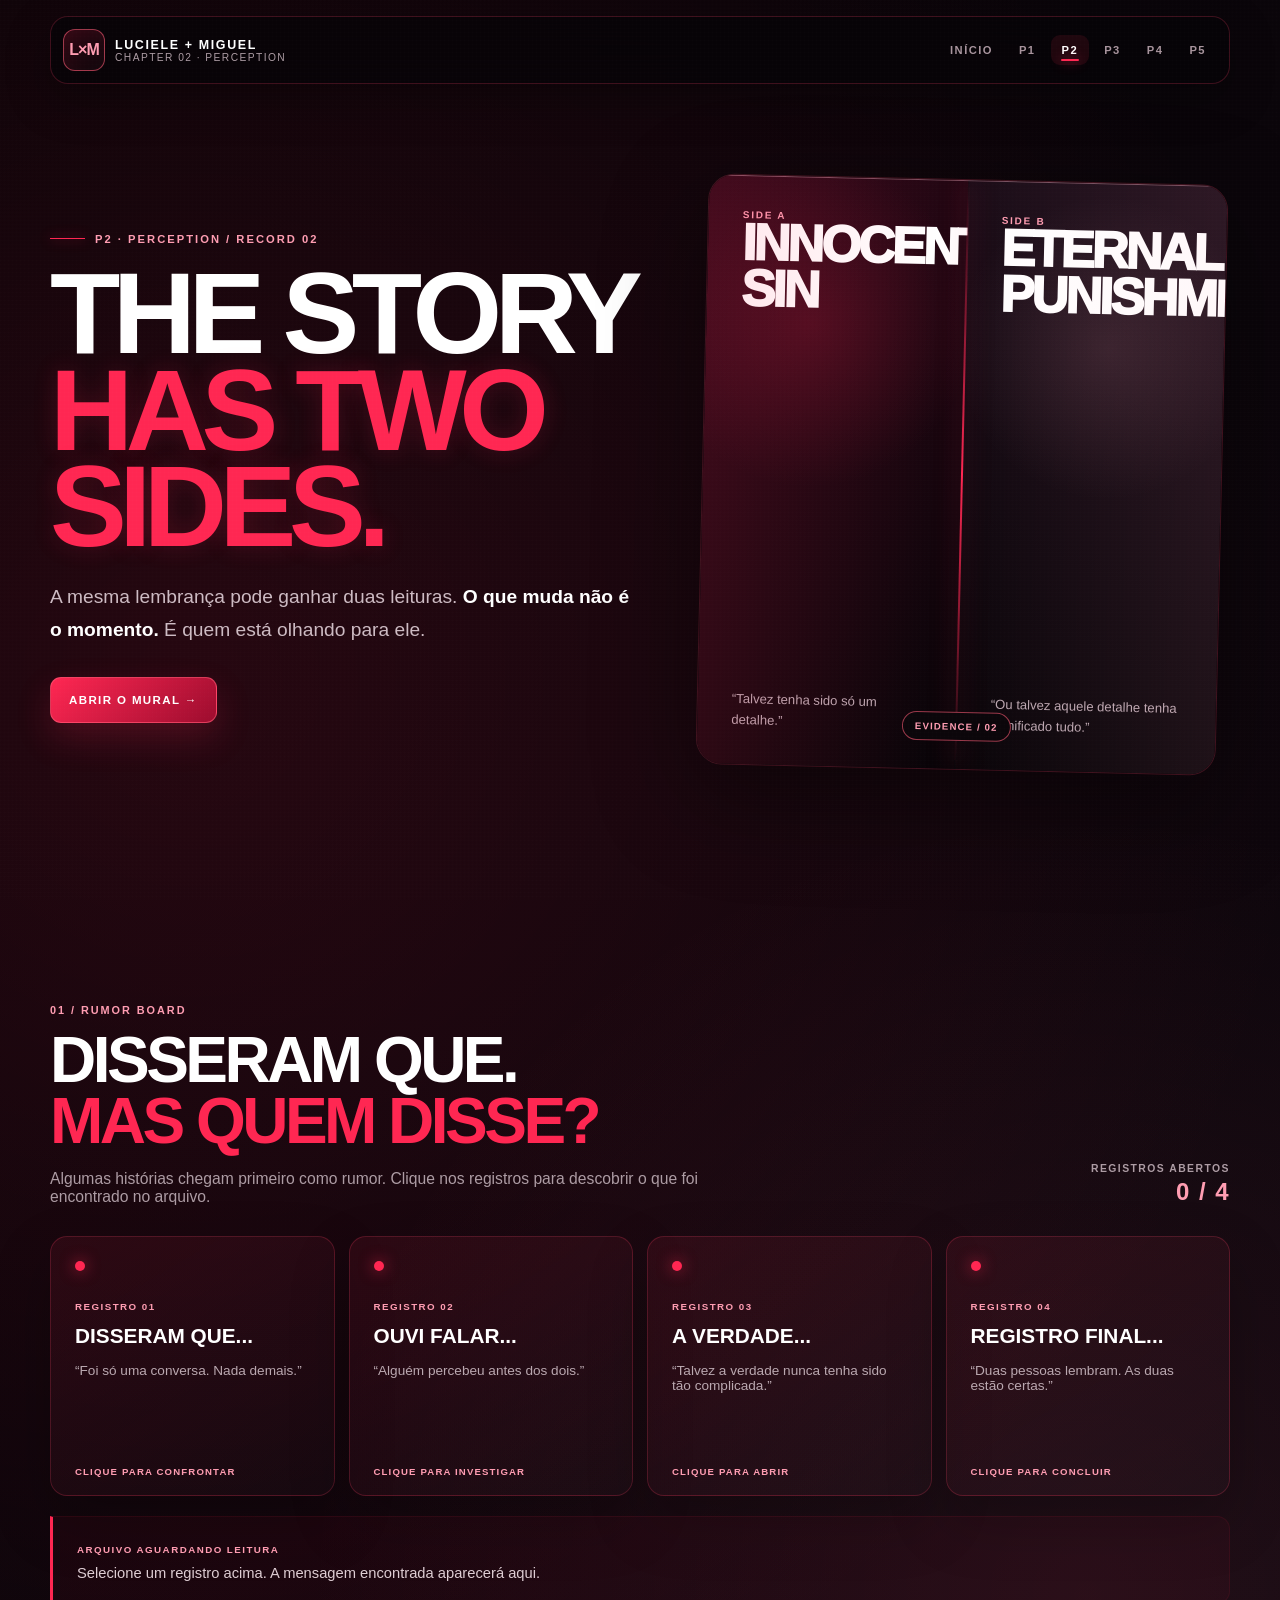
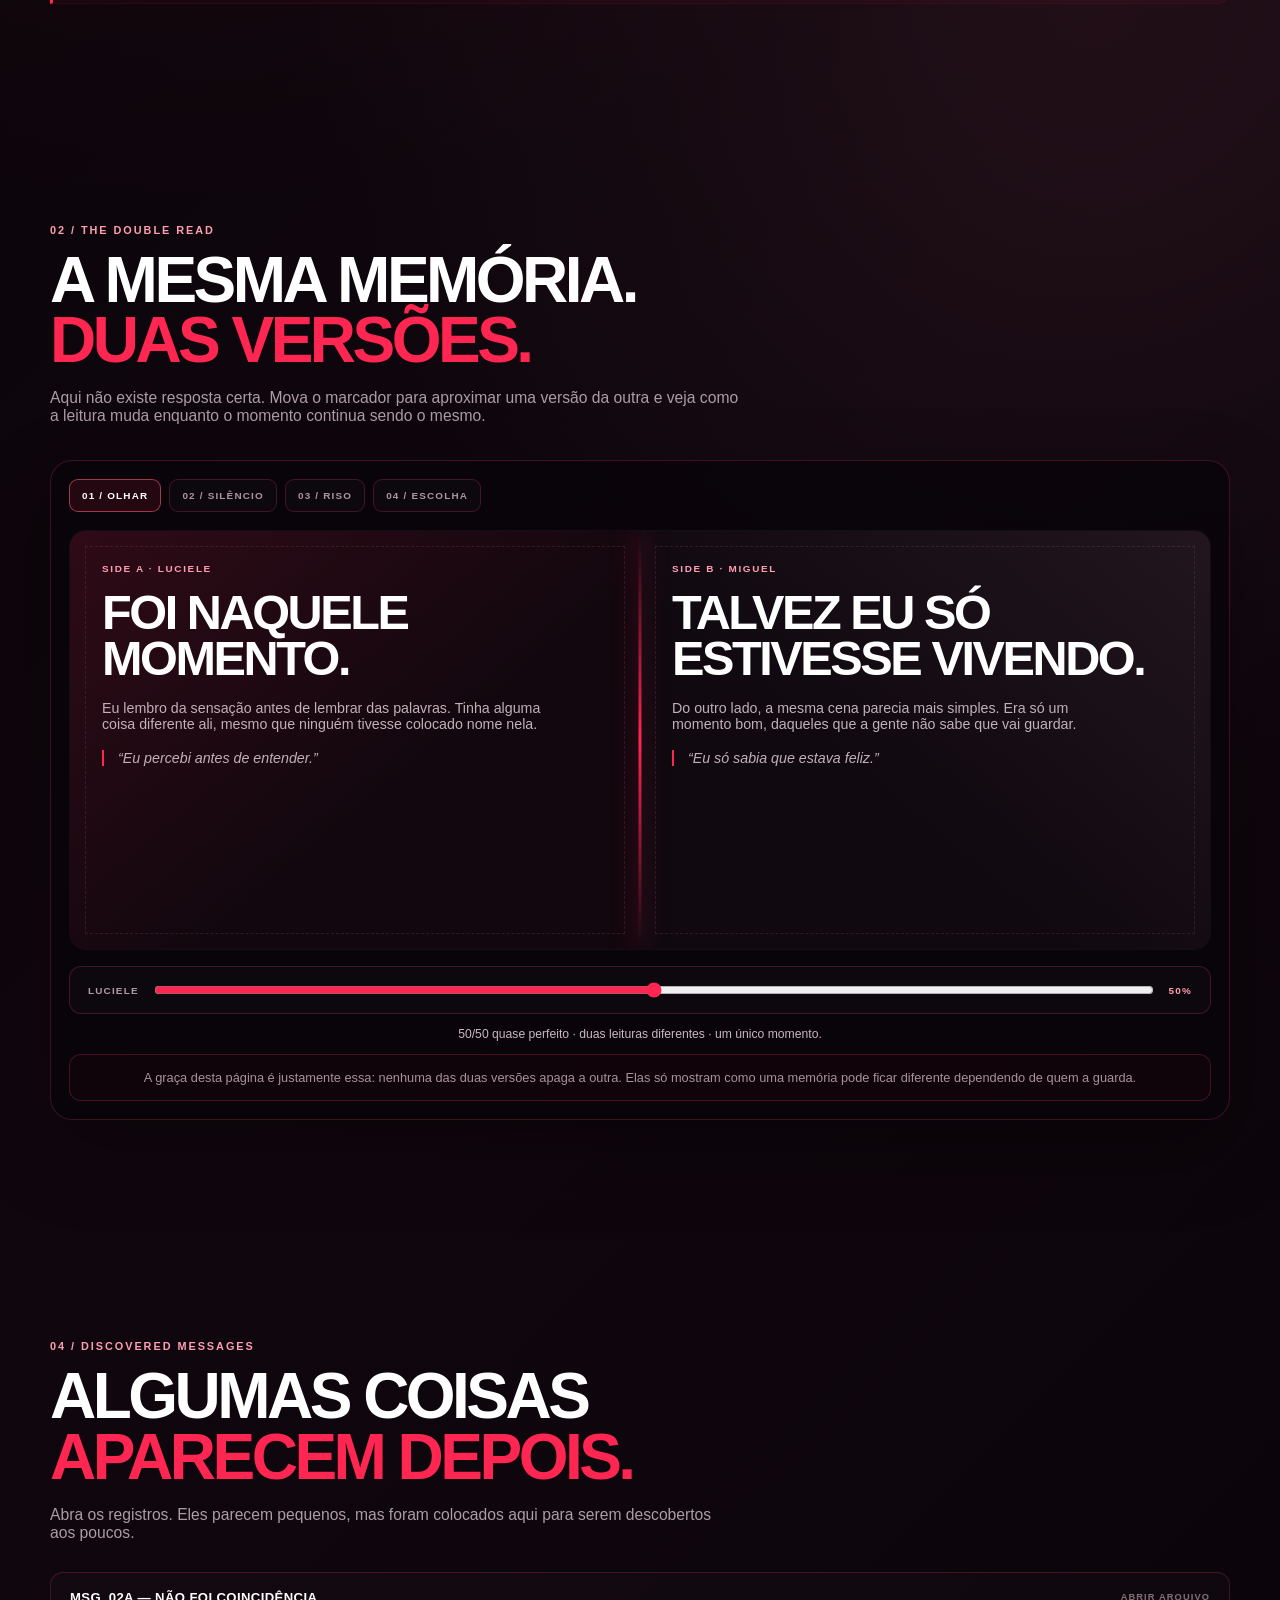
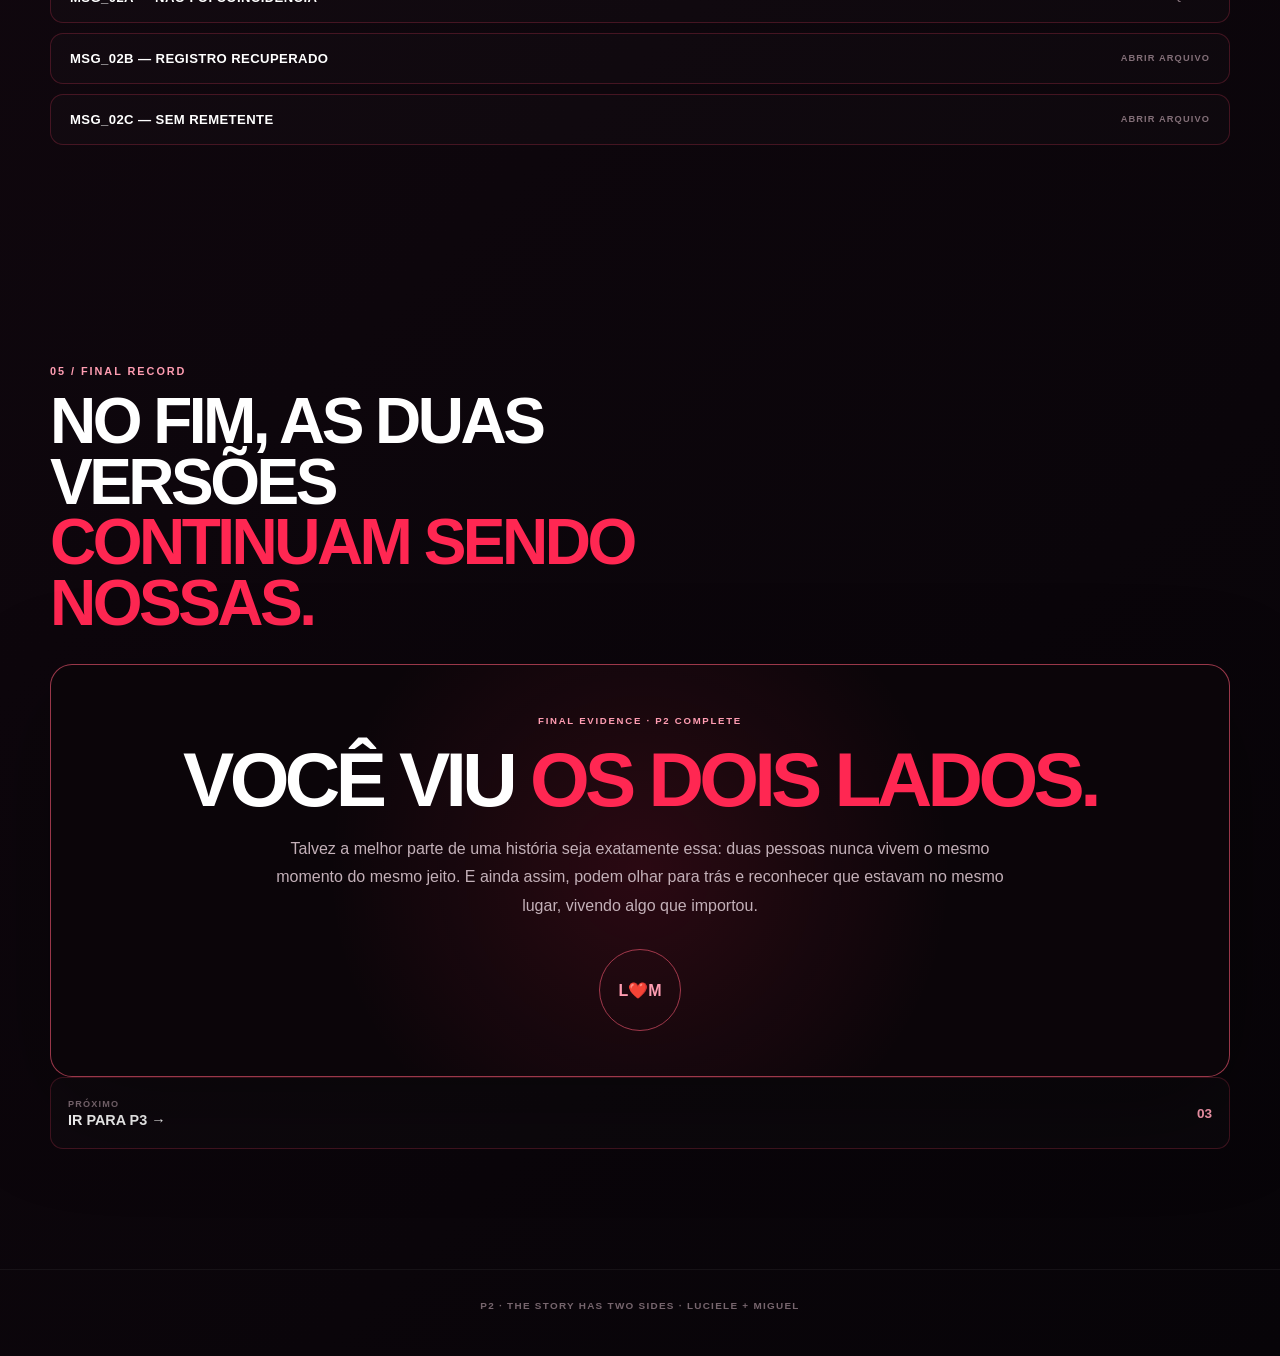
<file: persona2.html>
<!DOCTYPE html>
<html lang="pt-BR">
<head>
    <meta charset="UTF-8">
    <meta name="viewport" content="width=device-width, initial-scale=1.0">
    <link rel="icon" type="image/png" href="foto.aba.png">

    <title>P2 — The Story Has Two Sides</title>

    <meta
        name="description"
        content="Luciele + Miguel — The Story Has Two Sides."
    >

    <style>
        /* =========================================================
           RESET
        ========================================================= */

        * {
            margin: 0;
            padding: 0;
            box-sizing: border-box;
        }

        html {
            scroll-behavior: smooth;
        }

        body {
            min-height: 100vh;
            overflow-x: hidden;
            background:
                radial-gradient(
                    circle at 15% 15%,
                    rgba(255, 30, 76, 0.12),
                    transparent 28%
                ),
                radial-gradient(
                    circle at 85% 35%,
                    rgba(255, 115, 145, 0.08),
                    transparent 25%
                ),
                linear-gradient(
                    135deg,
                    #050306 0%,
                    #10070e 50%,
                    #070408 100%
                );
            color: #fff;
            font-family:
                "Segoe UI",
                Inter,
                Arial,
                sans-serif;
        }

        body::before {
            content: "";
            position: fixed;
            inset: 0;

            pointer-events: none;
            z-index: 999;

            opacity: 0.045;

            background:
                linear-gradient(
                    rgba(255,255,255,0.2) 1px,
                    transparent 1px
                ),
                linear-gradient(
                    90deg,
                    rgba(255,255,255,0.2) 1px,
                    transparent 1px
                );

            background-size: 4px 4px;
        }

        a {
            text-decoration: none;
            color: inherit;
        }

        button,
        input {
            font: inherit;
        }

        button {
            cursor: pointer;
        }

        /* =========================================================
           TRANSIÇÃO
        ========================================================= */

        .page-transition {
            position: fixed;
            inset: 0;

            background:
                radial-gradient(
                    circle at center,
                    rgba(255, 36, 79, 0.25),
                    transparent 25%
                ),
                #060307;

            opacity: 0;
            transform: scaleY(0);
            transform-origin: bottom;

            pointer-events: none;

            z-index: 1000;

            transition:
                opacity 0.2s ease,
                transform 0.35s ease;
        }

        body.leaving .page-transition {
            opacity: 1;
            transform: scaleY(1);
            pointer-events: all;
        }

        /* =========================================================
           VARIÁVEIS
        ========================================================= */

        :root {
            --bg: #070408;
            --bg2: #12070e;

            --red: #ff2752;
            --red2: #ff5c79;

            --pink: #ff9db2;
            --pink-light: #ffd6df;

            --white: #fff8fa;

            --muted: #ad9ca4;
            --muted2: #836f78;

            --line: rgba(255, 65, 100, 0.22);
            --line-strong: rgba(255, 92, 120, 0.58);
        }

        /* =========================================================
           NAVBAR
        ========================================================= */

        .topbar {
            width: min(1180px, calc(100% - 32px));

            margin: 16px auto 0;

            padding: 12px;

            display: flex;
            align-items: center;
            justify-content: space-between;

            gap: 20px;

            position: sticky;
            top: 12px;
            z-index: 100;

            border: 1px solid var(--line);

            border-radius: 18px;

            background:
                rgba(7, 4, 8, 0.82);

            backdrop-filter: blur(18px);

            box-shadow:
                0 15px 45px rgba(0, 0, 0, 0.3);
        }

        .brand {
            display: flex;
            align-items: center;
            gap: 10px;
        }

        .brand-mark {
            width: 42px;
            height: 42px;

            display: grid;
            place-items: center;

            border: 1px solid var(--line-strong);

            border-radius: 12px;

            color: var(--pink);

            background:
                linear-gradient(
                    145deg,
                    rgba(255, 39, 82, 0.16),
                    rgba(255,255,255,0.02)
                );

            font-weight: 900;
            letter-spacing: -1px;

            box-shadow:
                inset 0 0 25px rgba(255, 39, 82, 0.05);
        }

        .brand-text {
            display: flex;
            flex-direction: column;
        }

        .brand-text strong {
            font-size: 0.78rem;
            letter-spacing: 0.13em;
        }

        .brand-text span {
            color: var(--muted);
            font-size: 0.64rem;
            letter-spacing: 0.14em;
            text-transform: uppercase;
        }

        .nav {
            display: flex;
            align-items: center;
            gap: 4px;

            flex-wrap: wrap;
        }

        .nav a {
            position: relative;

            padding: 9px 11px;

            border-radius: 9px;

            color: #a8949d;

            font-size: 0.7rem;
            font-weight: 800;

            letter-spacing: 0.13em;

            transition: 0.2s;
        }

        .nav a:hover,
        .nav a.active {
            color: #fff;
            background: rgba(255, 39, 82, 0.1);
        }

        .nav a.active::after {
            content: "";

            position: absolute;

            left: 10px;
            right: 10px;
            bottom: 4px;

            height: 2px;

            border-radius: 20px;

            background: var(--red);

            box-shadow:
                0 0 12px rgba(255, 39, 82, 0.7);
        }

        /* =========================================================
           MAIN
        ========================================================= */

        main {
            width: min(1180px, calc(100% - 32px));
            margin: auto;
        }

        section {
            padding: 110px 0;
            position: relative;
        }

        /* =========================================================
           TEXTOS GERAIS
        ========================================================= */

        .eyebrow {
            display: inline-flex;
            align-items: center;
            gap: 10px;

            color: var(--pink);

            font-size: 0.7rem;
            font-weight: 900;

            letter-spacing: 0.18em;

            text-transform: uppercase;
        }

        .eyebrow::before {
            content: "";

            width: 35px;
            height: 1px;

            background: var(--red);

            box-shadow:
                0 0 12px rgba(255, 39, 82, 0.7);
        }

        .section-index {
            color: var(--pink);

            font-size: 0.68rem;
            font-weight: 900;

            letter-spacing: 0.18em;

            text-transform: uppercase;
        }

        .section-heading h2 {
            margin-top: 14px;

            max-width: 760px;

            font-size:
                clamp(2.5rem, 5vw, 5rem);

            line-height: 0.95;

            letter-spacing: -0.055em;

            text-transform: uppercase;
        }

        .section-heading h2 span {
            color: var(--red);
        }

        .section-heading p {
            max-width: 690px;

            margin-top: 18px;

            color: var(--muted);

            font-size: 0.98rem;
        }

        /* =========================================================
           HERO
        ========================================================= */

        .hero {
            min-height: 90vh;

            display: grid;
            align-items: center;

            padding-top: 80px;
        }

        .hero-grid {
            display: grid;

            grid-template-columns:
                1.05fr
                0.95fr;

            gap: 50px;

            align-items: center;
        }

        .hero h1 {
            margin-top: 20px;

            font-size:
                clamp(3.5rem, 9vw, 8rem);

            line-height: 0.84;

            letter-spacing: -0.065em;

            text-transform: uppercase;
        }

        .hero h1 span {
            display: block;

            color: var(--red);

            text-shadow:
                0 0 25px rgba(255, 39, 82, 0.18);
        }

        .hero-description {
            max-width: 650px;

            margin-top: 26px;

            color: #cdbbc3;

            font-size:
                clamp(1rem, 2vw, 1.2rem);

            line-height: 1.7;
        }

        .hero-description strong {
            color: #fff;
        }

        .hero-buttons {
            display: flex;
            flex-wrap: wrap;

            gap: 10px;

            margin-top: 30px;
        }

        .btn {
            display: inline-flex;

            align-items: center;
            justify-content: center;

            min-height: 46px;

            padding: 0 18px;

            border-radius: 11px;

            border: 1px solid var(--line-strong);

            font-size: 0.72rem;

            font-weight: 900;

            letter-spacing: 0.12em;

            text-transform: uppercase;

            transition:
                transform 0.2s ease,
                background 0.2s ease,
                border-color 0.2s ease;
        }

        .btn:hover {
            transform: translateY(-2px);

            border-color: var(--pink);
        }

        .btn-primary {
            color: white;

            background:
                linear-gradient(
                    135deg,
                    #ff2752,
                    #9d0c2e
                );

            box-shadow:
                0 15px 35px rgba(255, 39, 82, 0.18);
        }

        .btn-secondary {
            background: rgba(255,255,255,0.02);
            color: #decbd2;
        }

        /* =========================================================
           HERO ART
        ========================================================= */

        .hero-art {
            min-height: 560px;

            display: grid;
            place-items: center;

            position: relative;
        }

        .split-art {
            width: min(520px, 100%);

            aspect-ratio: 0.88;

            position: relative;

            border: 1px solid var(--line);

            border-radius: 26px;

            overflow: hidden;

            background: #09050a;

            box-shadow:
                0 30px 100px rgba(0,0,0,0.45);

            transform: rotate(1.3deg);

            transition:
                transform 0.25s ease;
        }

        .split-art:hover {
            transform:
                rotate(0deg)
                translateY(-5px);
        }

        .split-art::before {
            content: "";

            position: absolute;
            inset: 0;

            background:
                linear-gradient(
                    90deg,
                    rgba(255,39,82,0.12),
                    transparent 45%,
                    rgba(255,157,178,0.08)
                );

            z-index: 3;

            pointer-events: none;
        }

        .art-side {
            position: absolute;

            top: 0;
            bottom: 0;

            width: 50%;

            padding: 34px;

            display: flex;
            flex-direction: column;

            justify-content: space-between;
        }

        .art-side.left {
            left: 0;

            background:
                radial-gradient(
                    circle at 40% 25%,
                    rgba(255,39,82,0.18),
                    transparent 35%
                ),
                linear-gradient(
                    145deg,
                    #2b0716,
                    #080408
                );
        }

        .art-side.right {
            right: 0;

            background:
                radial-gradient(
                    circle at 55% 28%,
                    rgba(255,171,190,0.12),
                    transparent 34%
                ),
                linear-gradient(
                    200deg,
                    #1c0d19,
                    #080408
                );
        }

        .art-small {
            color: var(--pink);

            font-size: 0.62rem;

            font-weight: 900;

            letter-spacing: 0.18em;

            text-transform: uppercase;
        }

        .art-word {
            font-size:
                clamp(2rem, 4vw, 4rem);

            font-weight: 950;

            line-height: 0.9;

            letter-spacing: -0.06em;

            text-transform: uppercase;
        }

        .art-quote {
            color: #bba8b1;

            font-size: 0.82rem;

            line-height: 1.6;
        }

        .art-divider {
            position: absolute;

            top: 0;
            bottom: 0;

            left: 50%;

            width: 2px;

            transform: translateX(-50%);

            background:
                linear-gradient(
                    transparent,
                    var(--red),
                    transparent
                );

            box-shadow:
                0 0 25px rgba(255,39,82,0.5);

            z-index: 10;
        }

        .art-stamp {
            position: absolute;

            left: 50%;
            bottom: 28px;

            transform: translateX(-50%);

            z-index: 20;

            padding: 8px 12px;

            border: 1px solid var(--line-strong);

            border-radius: 50px;

            background: #0b060a;

            color: var(--pink);

            white-space: nowrap;

            font-size: 0.6rem;

            font-weight: 900;

            letter-spacing: 0.12em;
        }

        .scanline {
            position: absolute;

            z-index: 15;

            left: 0;
            right: 0;

            height: 1px;

            background:
                rgba(255, 180, 200, 0.4);

            animation:
                scan 5s linear infinite;
        }

        @keyframes scan {
            from {
                top: 5%;
            }

            to {
                top: 96%;
            }
        }

        /* =========================================================
           RUMOR BOARD
        ========================================================= */

        .rumor-top {
            display: flex;
            justify-content: space-between;
            align-items: flex-end;

            gap: 30px;

            margin-bottom: 30px;
        }

        .counter {
            text-align: right;

            color: var(--muted);

            font-size: 0.65rem;

            font-weight: 800;

            letter-spacing: 0.14em;

            text-transform: uppercase;
        }

        .counter strong {
            display: block;

            margin-top: 4px;

            color: var(--pink);

            font-size: 1.5rem;
        }

        .rumor-grid {
            display: grid;

            grid-template-columns:
                repeat(4, 1fr);

            gap: 14px;
        }

        .rumor-card {
            min-height: 260px;

            position: relative;

            padding: 24px;

            border: 1px solid var(--line);

            border-radius: 17px;

            overflow: hidden;

            background:
                linear-gradient(
                    150deg,
                    rgba(255,39,82,0.09),
                    rgba(255,255,255,0.015)
                );

            box-shadow:
                0 25px 60px rgba(0,0,0,0.24);

            transition:
                0.25s ease;

            cursor: pointer;
        }

        .rumor-card:nth-child(2) {
            transform: rotate(-1deg);
        }

        .rumor-card:nth-child(3) {
            transform: rotate(1deg);
        }

        .rumor-card:hover,
        .rumor-card.selected {
            transform:
                translateY(-7px)
                rotate(0deg);

            border-color:
                var(--line-strong);

            background:
                linear-gradient(
                    150deg,
                    rgba(255,39,82,0.14),
                    rgba(255,255,255,0.02)
                );
        }

        .pin {
            width: 10px;
            height: 10px;

            margin-bottom: 25px;

            border-radius: 50%;

            background: var(--red);

            box-shadow:
                0 0 15px rgba(255,39,82,0.75);
        }

        .rumor-card small {
            color: var(--pink);

            font-size: 0.61rem;

            font-weight: 900;

            letter-spacing: 0.15em;

            text-transform: uppercase;
        }

        .rumor-card h3 {
            margin-top: 12px;

            font-size: 1.3rem;

            line-height: 1;

            text-transform: uppercase;
        }

        .rumor-card p {
            margin-top: 17px;

            color: #baa8b0;

            font-size: 0.85rem;
        }

        .click-label {
            position: absolute;

            left: 24px;
            bottom: 18px;

            color: var(--pink);

            font-size: 0.6rem;

            font-weight: 900;

            letter-spacing: 0.12em;

            text-transform: uppercase;
        }

        .evidence {
            margin-top: 20px;

            padding: 22px 24px;

            border-left:
                3px solid var(--red);

            border-radius:
                0 13px 13px 0;

            background:
                rgba(255,39,82,0.045);

            border-top:
                1px solid rgba(255,39,82,0.08);

            border-bottom:
                1px solid rgba(255,39,82,0.08);

            border-right:
                1px solid rgba(255,39,82,0.08);
        }

        .evidence small {
            color: var(--pink);

            font-size: 0.61rem;

            font-weight: 900;

            letter-spacing: 0.15em;
        }

        .evidence p {
            margin-top: 8px;

            color: #decdd3;

            font-size: 0.92rem;
        }

        .evidence strong {
            color: #fff;
        }

        /* =========================================================
           DOUBLE READ
        ========================================================= */

        .memory-container {
            margin-top: 35px;

            padding: 18px;

            border: 1px solid var(--line);

            border-radius: 22px;

            background:
                rgba(8, 5, 9, 0.78);

            box-shadow:
                0 30px 80px rgba(0,0,0,0.3);
        }

        .memory-tabs {
            display: flex;

            flex-wrap: wrap;

            gap: 8px;

            margin-bottom: 18px;
        }

        .memory-tab {
            padding: 10px 12px;

            border:
                1px solid var(--line);

            border-radius: 9px;

            background:
                rgba(255,255,255,0.02);

            color: #aa969f;

            font-size: 0.62rem;

            font-weight: 900;

            letter-spacing: 0.12em;

            transition: 0.2s;
        }

        .memory-tab:hover,
        .memory-tab.active {
            color: #fff;

            background:
                rgba(255,39,82,0.11);

            border-color:
                var(--line-strong);
        }

        .memory-compare {
            position: relative;

            display: grid;

            grid-template-columns: 1fr 1fr;

            min-height: 420px;

            overflow: hidden;

            border-radius: 16px;

            border:
                1px solid rgba(255,255,255,0.04);
        }

        .memory-side {
            padding: 32px;

            position: relative;
        }

        .memory-side.left {
            background:
                linear-gradient(
                    140deg,
                    rgba(255,39,82,0.12),
                    transparent 60%
                ),
                #12070e;
        }

        .memory-side.right {
            background:
                linear-gradient(
                    220deg,
                    rgba(255,170,190,0.08),
                    transparent 60%
                ),
                #100910;
        }

        .memory-side::before {
            content: "";

            position: absolute;

            inset: 15px;

            border:
                1px dashed
                rgba(255,157,178,0.12);

            pointer-events: none;
        }

        .memory-label {
            position: relative;
            z-index: 2;

            color: var(--pink);

            font-size: 0.62rem;

            font-weight: 900;

            letter-spacing: 0.17em;

            text-transform: uppercase;
        }

        .memory-side h3 {
            position: relative;
            z-index: 2;

            margin-top: 15px;

            font-size:
                clamp(1.8rem, 3.8vw, 3.3rem);

            line-height: 0.95;

            letter-spacing: -0.05em;

            text-transform: uppercase;
        }

        .memory-side p {
            position: relative;
            z-index: 2;

            max-width: 450px;

            margin-top: 18px;

            color: #c2b0b8;

            font-size: 0.89rem;
        }

        .memory-quote {
            position: relative;
            z-index: 2;

            margin-top: 24px;

            padding-left: 14px;

            border-left: 2px solid var(--red);

            color: #f0dde3;

            font-style: italic;
        }

        .memory-divider {
            position: absolute;

            top: 0;
            bottom: 0;

            left: 50%;

            width: 3px;

            transform: translateX(-50%);

            background:
                linear-gradient(
                    transparent,
                    var(--red),
                    transparent
                );

            box-shadow:
                0 0 25px rgba(255,39,82,0.55);

            z-index: 4;

            pointer-events: none;

            transition:
                left 0.12s linear;
        }

        .slider-area {
            margin-top: 16px;

            display: grid;

            grid-template-columns:
                auto
                1fr
                auto;

            align-items: center;

            gap: 15px;

            padding: 15px 18px;

            border: 1px solid var(--line);

            border-radius: 12px;

            background:
                rgba(255,255,255,0.02);
        }

        .slider-area span,
        .slider-area output {
            color: var(--muted);

            font-size: 0.62rem;

            font-weight: 900;

            letter-spacing: 0.12em;

            text-transform: uppercase;
        }

        .slider-area output {
            color: var(--pink);
        }

        #memoryRange {
            width: 100%;
            accent-color: var(--red);
        }

        .memory-status {
            margin-top: 13px;

            text-align: center;

            color: #c9b8bf;

            font-size: 0.76rem;
        }

        .memory-note {
            margin-top: 13px;

            padding: 15px 17px;

            border: 1px solid var(--line);

            border-radius: 12px;

            background:
                rgba(255,39,82,0.03);

            color: #a9919b;

            font-size: 0.8rem;

            text-align: center;
        }

        /* =========================================================
           TWO SIDES
        ========================================================= */

        .sides {
            display: grid;

            grid-template-columns: 1fr 1fr;

            gap: 18px;

            margin-top: 35px;
        }

        .side-card {
            min-height: 400px;

            position: relative;

            padding: 34px;

            overflow: hidden;

            border: 1px solid var(--line);

            border-radius: 21px;

            background:
                radial-gradient(
                    circle at 80% 10%,
                    rgba(255,39,82,0.14),
                    transparent 28%
                ),
                #10070d;

            box-shadow:
                0 25px 70px rgba(0,0,0,0.25);
        }

        .side-card.alt {
            background:
                radial-gradient(
                    circle at 20% 10%,
                    rgba(255,174,194,0.10),
                    transparent 28%
                ),
                #0e090f;
        }

        .side-tag {
            color: var(--pink);

            font-size: 0.62rem;

            font-weight: 900;

            letter-spacing: 0.17em;

            text-transform: uppercase;
        }

        .side-card h3 {
            margin-top: 15px;

            font-size:
                clamp(2rem, 4vw, 3.7rem);

            line-height: 0.92;

            letter-spacing: -0.05em;

            text-transform: uppercase;
        }

        .side-card > p {
            margin-top: 20px;

            color: #bba9b1;

            max-width: 500px;
        }

        .side-points {
            display: grid;

            gap: 11px;

            margin-top: 23px;
        }

        .side-point {
            display: grid;

            grid-template-columns:
                24px
                1fr;

            gap: 8px;

            color: #ded0d6;

            font-size: 0.82rem;
        }

        .side-point span {
            color: var(--red);

            font-weight: 900;
        }

        .side-stamp {
            position: absolute;

            top: 22px;
            right: 22px;

            padding: 6px 8px;

            border:
                1px solid var(--line);

            border-radius: 7px;

            color: var(--muted2);

            font-size: 0.56rem;

            font-weight: 900;

            letter-spacing: 0.12em;
        }

        /* =========================================================
           MENSAGENS
        ========================================================= */

        .messages {
            display: grid;

            gap: 10px;

            margin-top: 30px;
        }

        .message {
            border:
                1px solid var(--line);

            border-radius: 13px;

            background:
                rgba(255,255,255,0.015);

            overflow: hidden;

            transition:
                border-color 0.2s ease,
                background 0.2s ease;
        }

        .message:hover,
        .message.open {
            border-color:
                var(--line-strong);

            background:
                rgba(255,39,82,0.045);
        }

        .message-header {
            padding: 17px 19px;

            display: flex;

            align-items: center;

            justify-content: space-between;

            gap: 15px;

            cursor: pointer;
        }

        .message-header strong {
            font-size: 0.82rem;

            letter-spacing: 0.03em;
        }

        .message-header span {
            color: var(--muted2);

            font-size: 0.58rem;

            font-weight: 900;

            letter-spacing: 0.12em;

            text-transform: uppercase;
        }

        .message-content {
            max-height: 0;

            overflow: hidden;

            opacity: 0;

            transition:
                max-height 0.35s ease,
                opacity 0.25s ease;
        }

        .message.open .message-content {
            max-height: 200px;

            opacity: 1;
        }

        .message-content p {
            padding: 0 19px 19px;

            color: #c4b3ba;

            font-size: 0.84rem;

            line-height: 1.7;
        }

        /* =========================================================
           FINAL
        ========================================================= */

        .final {
            padding-bottom: 120px;
        }

        .final-box {
            margin-top: 30px;

            padding: 45px 30px;

            text-align: center;

            border:
                1px solid var(--line-strong);

            border-radius: 22px;

            background:
                radial-gradient(
                    circle at center,
                    rgba(255,39,82,0.13),
                    transparent 50%
                ),
                #0b0509;

            box-shadow:
                0 30px 100px rgba(0,0,0,0.35);
        }

        .final-box small {
            color: var(--pink);

            font-size: 0.6rem;

            font-weight: 900;

            letter-spacing: 0.18em;
        }

        .final-box h3 {
            margin-top: 16px;

            font-size:
                clamp(2.3rem, 6vw, 5rem);

            line-height: 0.92;

            letter-spacing: -0.06em;

            text-transform: uppercase;
        }

        .final-box h3 span {
            color: var(--red);
        }

        .final-box p {
            max-width: 730px;

            margin: 20px auto 0;

            color: #c3b0b8;

            line-height: 1.8;
        }

        .seal {
            width: 82px;
            height: 82px;

            margin:
                28px
                auto
                0;

            display: grid;
            place-items: center;

            border:
                1px solid var(--line-strong);

            border-radius: 50%;

            color: var(--pink);

            font-weight: 900;

            animation:
                sealPulse 2.5s ease-in-out infinite;
        }

        @keyframes sealPulse {
            0%,
            100% {
                transform: scale(1);

                box-shadow:
                    0 0 20px rgba(255,39,82,0.1);
            }

            50% {
                transform: scale(1.05);

                box-shadow:
                    0 0 40px rgba(255,39,82,0.26);
            }
        }

        .chapter-buttons {
            margin-top: 16px;

            display: grid;

            grid-template-columns: 1fr 1fr;

            gap: 12px;
        }

        .chapter-btn {
            min-height: 72px;

            display: flex;

            align-items: center;

            justify-content: space-between;

            gap: 15px;

            padding: 15px 17px;

            border:
                1px solid var(--line);

            border-radius: 13px;

            background:
                rgba(255,255,255,0.015);

            transition: 0.2s;
        }

        .chapter-btn:hover {
            border-color:
                var(--line-strong);

            transform:
                translateY(-2px);
        }

        .chapter-btn small {
            display: block;

            color: var(--muted2);

            font-size: 0.57rem;

            font-weight: 900;

            letter-spacing: 0.13em;
        }

        .chapter-btn strong {
            display: block;

            margin-top: 3px;

            font-size: 0.9rem;

            text-transform: uppercase;
        }

        .chapter-number {
            color: var(--pink);

            font-size: 0.85rem;

            font-weight: 900;
        }

        /* =========================================================
           FOOTER
        ========================================================= */

        footer {
            padding:
                30px
                20px
                45px;

            border-top:
                1px solid rgba(255,255,255,0.05);

            text-align: center;

            color: #76656d;

            font-size: 0.62rem;

            font-weight: 700;

            letter-spacing: 0.13em;

            text-transform: uppercase;
        }

        /* =========================================================
           REVEAL
        ========================================================= */

        .reveal {
            opacity: 0;

            transform:
                translateY(26px);

            transition:
                opacity 0.75s ease,
                transform 0.75s ease;
        }

        .reveal.visible {
            opacity: 1;

            transform:
                translateY(0);
        }

        .glitch {
            animation:
                glitchText 0.25s steps(2, end);
        }

        @keyframes glitchText {
            0% {
                transform: translateX(0);
                filter: none;
            }

            25% {
                transform: translateX(-3px);
                filter:
                    drop-shadow(
                        3px 0 rgba(255,39,82,0.7)
                    );
            }

            50% {
                transform: translateX(3px);
                filter:
                    drop-shadow(
                        -3px 0 rgba(255,179,195,0.5)
                    );
            }

            75% {
                transform: translateX(-1px);
            }

            100% {
                transform: translateX(0);
                filter: none;
            }
        }

        /* =========================================================
           RESPONSIVO
        ========================================================= */

        @media (max-width: 950px) {

            .hero-grid {
                grid-template-columns: 1fr;
            }

            .hero-art {
                min-height: 430px;
            }

            .rumor-grid {
                grid-template-columns: 1fr 1fr;
            }

            .sides {
                grid-template-columns: 1fr;
            }
        }

        @media (max-width: 680px) {

            .topbar {
                width:
                    calc(100% - 16px);

                top: 8px;

                margin-top: 8px;
            }

            .brand-text {
                display: none;
            }

            .nav {
                justify-content: flex-end;
            }

            .nav a {
                padding:
                    7px 7px;

                font-size:
                    0.6rem;
            }

            main {
                width:
                    calc(100% - 20px);
            }

            section {
                padding:
                    80px 0;
            }

            .hero {
                padding-top:
                    65px;
            }

            .hero h1 {
                font-size:
                    clamp(3rem, 17vw, 5.3rem);
            }

            .hero-art {
                min-height:
                    350px;
            }

            .split-art {
                transform: none;
            }

            .rumor-top {
                flex-direction: column;

                align-items: flex-start;
            }

            .counter {
                text-align: left;
            }

            .rumor-grid {
                grid-template-columns: 1fr;
            }

            .memory-compare {
                grid-template-columns:
                    1fr;
            }

            .memory-side {
                min-height:
                    290px;
            }

            .memory-divider {
                top: 50%;
                bottom: auto;

                left: 0;

                width: 100%;
                height: 3px;

                transform:
                    translateY(-50%);
            }

            .slider-area {
                grid-template-columns:
                    1fr;
            }

            .slider-area output {
                text-align: left;
            }

            .chapter-buttons {
                grid-template-columns:
                    1fr;
            }
        }
    </style>
</head>

<body>

    <!-- =========================================================
         TRANSIÇÃO
    ========================================================= -->

    <div class="page-transition"></div>


    <!-- =========================================================
         NAVBAR
    ========================================================= -->

    <header class="topbar">

        <a
            href="index.html"
            class="brand page-link"
        >
            <div class="brand-mark">
                L×M
            </div>

            <div class="brand-text">
                <strong>
                    LUCIELE + MIGUEL
                </strong>

                <span>
                    chapter 02 · perception
                </span>
            </div>
        </a>


        <nav class="nav">

            <a
                href="index.html"
                class="page-link"
            >
                INÍCIO
            </a>

            <a
                href="persona1.html"
                class="page-link"
            >
                P1
            </a>

            <a
                href="persona2.html"
                class="page-link active"
            >
                P2
            </a>

            <a
                href="persona3.html"
                class="page-link"
            >
                P3
            </a>

            <a
                href="persona4.html"
                class="page-link"
            >
                P4
            </a>

            <a
                href="persona5.html"
                class="page-link"
            >
                P5
            </a>

        </nav>

    </header>


    <main>

        <!-- =====================================================
             HERO
        ====================================================== -->

        <section class="hero">

            <div class="hero-grid">

                <div class="reveal">

                    <div class="eyebrow">
                        P2 · PERCEPTION / RECORD 02
                    </div>


                    <h1>
                        THE STORY
                        <span>
                            HAS TWO SIDES.
                        </span>
                    </h1>


                    <p class="hero-description">

                        A mesma lembrança pode ganhar
                        duas leituras.

                        <strong>
                            O que muda não é o momento.
                        </strong>

                        É quem está olhando para ele.

                    </p>


                    <div class="hero-buttons">

                        <a
                            href="#rumor-board"
                            class="btn btn-primary"
                        >
                            ABRIR O MURAL →
                        </a>

                    </div>

                </div>


                <!-- ARTE DIVIDIDA -->

                <div class="hero-art reveal">

                    <div class="split-art">

                        <div class="scanline"></div>

                        <div class="art-side left">

                            <div>
                                <div class="art-small">
                                    SIDE A
                                </div>

                                <div class="art-word">
                                    INNOCENT
                                    <br>
                                    SIN
                                </div>
                            </div>

                            <div class="art-quote">
                                “Talvez tenha sido
                                só um detalhe.”
                            </div>

                        </div>


                        <div class="art-side right">

                            <div>
                                <div class="art-small">
                                    SIDE B
                                </div>

                                <div class="art-word">
                                    ETERNAL
                                    <br>
                                    PUNISHMENT
                                </div>
                            </div>

                            <div class="art-quote">
                                “Ou talvez aquele
                                detalhe tenha
                                significado tudo.”
                            </div>

                        </div>


                        <div class="art-divider"></div>


                        <div class="art-stamp">
                            EVIDENCE / 02
                        </div>

                    </div>

                </div>

            </div>

        </section>


        <!-- =====================================================
             RUMOR BOARD
        ====================================================== -->

        <section id="rumor-board">

            <div class="rumor-top reveal">

                <div class="section-heading">

                    <div class="section-index">
                        01 / RUMOR BOARD
                    </div>

                    <h2>
                        DISSERAM QUE.
                        <br>

                        <span>
                            MAS QUEM DISSE?
                        </span>
                    </h2>

                    <p>
                        Algumas histórias chegam primeiro
                        como rumor.

                        Clique nos registros para descobrir
                        o que foi encontrado no arquivo.
                    </p>

                </div>


                <div class="counter">

                    REGISTROS ABERTOS

                    <strong>
                        <span id="openedCount">
                            0
                        </span>
                        / 4
                    </strong>

                </div>

            </div>


            <div class="rumor-grid">

                <article
                    class="rumor-card reveal"
                    data-rumor="0"
                >

                    <div class="pin"></div>

                    <small>
                        REGISTRO 01
                    </small>

                    <h3>
                        DISSERAM QUE...
                    </h3>

                    <p>
                        “Foi só uma conversa.
                        Nada demais.”
                    </p>

                    <div class="click-label">
                        clique para confrontar
                    </div>

                </article>


                <article
                    class="rumor-card reveal"
                    data-rumor="1"
                >

                    <div class="pin"></div>

                    <small>
                        REGISTRO 02
                    </small>

                    <h3>
                        OUVI FALAR...
                    </h3>

                    <p>
                        “Alguém percebeu
                        antes dos dois.”
                    </p>

                    <div class="click-label">
                        clique para investigar
                    </div>

                </article>


                <article
                    class="rumor-card reveal"
                    data-rumor="2"
                >

                    <div class="pin"></div>

                    <small>
                        REGISTRO 03
                    </small>

                    <h3>
                        A VERDADE...
                    </h3>

                    <p>
                        “Talvez a verdade
                        nunca tenha sido tão complicada.”
                    </p>

                    <div class="click-label">
                        clique para abrir
                    </div>

                </article>


                <article
                    class="rumor-card reveal"
                    data-rumor="3"
                >

                    <div class="pin"></div>

                    <small>
                        REGISTRO 04
                    </small>

                    <h3>
                        REGISTRO FINAL...
                    </h3>

                    <p>
                        “Duas pessoas lembram.
                        As duas estão certas.”
                    </p>

                    <div class="click-label">
                        clique para concluir
                    </div>

                </article>

            </div>


            <div class="evidence reveal">

                <small id="evidenceTitle">
                    ARQUIVO AGUARDANDO LEITURA
                </small>

                <p id="evidenceText">
                    Selecione um registro acima.
                    A mensagem encontrada aparecerá aqui.
                </p>

            </div>

        </section>


        <!-- =====================================================
             DOUBLE READ
        ====================================================== -->

        <section id="double-read">

            <div class="section-heading reveal">

                <div class="section-index">
                    02 / THE DOUBLE READ
                </div>

                <h2>
                    A MESMA MEMÓRIA.
                    <br>

                    <span>
                        DUAS VERSÕES.
                    </span>
                </h2>

                <p>
                    Aqui não existe resposta certa.

                    Mova o marcador para aproximar
                    uma versão da outra e veja como
                    a leitura muda enquanto o momento
                    continua sendo o mesmo.
                </p>

            </div>


            <div class="memory-container reveal">


                <!-- ABAS -->

                <div class="memory-tabs">

                    <button
                        class="memory-tab active"
                        data-memory="0"
                    >
                        01 / OLHAR
                    </button>

                    <button
                        class="memory-tab"
                        data-memory="1"
                    >
                        02 / SILÊNCIO
                    </button>

                    <button
                        class="memory-tab"
                        data-memory="2"
                    >
                        03 / RISO
                    </button>

                    <button
                        class="memory-tab"
                        data-memory="3"
                    >
                        04 / ESCOLHA
                    </button>

                </div>


                <!-- COMPARADOR -->

                <div class="memory-compare">


                    <!-- LUCIELE -->

                    <article class="memory-side left">

                        <div class="memory-label">
                            SIDE A · LUCIELE
                        </div>

                        <h3 id="leftTitle">
                            FOI NAQUELE MOMENTO.
                        </h3>

                        <p id="leftText">
                            Eu lembro da sensação antes
                            de lembrar das palavras.

                            Tinha alguma coisa diferente ali,
                            mesmo que ninguém tivesse colocado
                            nome nela.
                        </p>

                        <p
                            class="memory-quote"
                            id="leftQuote"
                        >
                            “Eu percebi antes
                            de entender.”
                        </p>

                    </article>


                    <!-- MIGUEL -->

                    <article class="memory-side right">

                        <div class="memory-label">
                            SIDE B · MIGUEL
                        </div>

                        <h3 id="rightTitle">
                            TALVEZ EU SÓ ESTIVESSE VIVENDO.
                        </h3>

                        <p id="rightText">
                            Do outro lado, a mesma cena
                            parecia mais simples.

                            Era só um momento bom,
                            daqueles que a gente não sabe
                            que vai guardar.
                        </p>

                        <p
                            class="memory-quote"
                            id="rightQuote"
                        >
                            “Eu só sabia
                            que estava feliz.”
                        </p>

                    </article>


                    <!-- DIVISOR -->

                    <div
                        class="memory-divider"
                        id="memoryDivider"
                    ></div>

                </div>


                <!-- SLIDER -->

                <div class="slider-area">

                    <span>
                        LUCIELE
                    </span>

                    <input
                        type="range"
                        id="memoryRange"
                        min="0"
                        max="100"
                        value="50"
                    >

                    <output id="rangeValue">
                        50%
                    </output>

                </div>


                <div
                    class="memory-status"
                    id="memoryStatus"
                >
                    50% de uma leitura ·
                    50% da outra ·
                    100% do mesmo momento.
                </div>


                <div class="memory-note">
                    A graça desta página é justamente essa:
                    nenhuma das duas versões apaga a outra.

                    Elas só mostram como uma memória
                    pode ficar diferente dependendo
                    de quem a guarda.
                </div>

            </div>

        </section>

        <!-- =====================================================
             MENSAGENS
        ====================================================== -->

        <section>

            <div class="section-heading reveal">

                <div class="section-index">
                    04 / DISCOVERED MESSAGES
                </div>

                <h2>
                    ALGUMAS COISAS
                    <br>

                    <span>
                        APARECEM DEPOIS.
                    </span>
                </h2>

                <p>
                    Abra os registros.

                    Eles parecem pequenos,
                    mas foram colocados aqui
                    para serem descobertos aos poucos.
                </p>

            </div>


            <div class="messages">


                <article class="message reveal">

                    <div class="message-header">

                        <strong>
                            MSG_02A —
                            NÃO FOI COINCIDÊNCIA
                        </strong>

                        <span>
                            abrir arquivo
                        </span>

                    </div>

                    <div class="message-content">

                        <p>
                            Tem momentos que só parecem aleatórios
                            até você olhar para trás.

                            Depois que você sabe onde a história
                            foi parar, certas coisas começam
                            a fazer sentido.
                        </p>

                    </div>

                </article>


                <article class="message reveal">

                    <div class="message-header">

                        <strong>
                            MSG_02B —
                            REGISTRO RECUPERADO
                        </strong>

                        <span>
                            abrir arquivo
                        </span>

                    </div>

                    <div class="message-content">

                        <p>
                            Nem toda lembrança precisa de uma fotografia.

                            Algumas ficam registradas do jeito
                            mais estranho:

                            na sensação que volta do nada.
                        </p>

                    </div>

                </article>


                <article class="message reveal">

                    <div class="message-header">

                        <strong>
                            MSG_02C —
                            SEM REMETENTE
                        </strong>

                        <span>
                            abrir arquivo
                        </span>

                    </div>

                    <div class="message-content">

                        <p>
                            “Você não precisa lembrar
                            exatamente como aconteceu.

                            Basta lembrar por que
                            aquele momento ficou.”
                        </p>

                    </div>

                </article>


            </div>

        </section>


        <!-- =====================================================
             FINAL
        ====================================================== -->

        <section class="final">

            <div class="section-heading reveal">

                <div class="section-index">
                    05 / FINAL RECORD
                </div>

                <h2>
                    NO FIM, AS DUAS VERSÕES
                    <br>

                    <span>
                        CONTINUAM SENDO NOSSAS.
                    </span>
                </h2>

            </div>


            <div class="final-box reveal">

                <small>
                    FINAL EVIDENCE · P2 COMPLETE
                </small>

                <h3>
                    VOCÊ VIU
                    <span>
                        OS DOIS LADOS.
                    </span>
                </h3>

                <p>
                    Talvez a melhor parte de uma história
                    seja exatamente essa:

                    duas pessoas nunca vivem
                    o mesmo momento do mesmo jeito.

                    E ainda assim, podem olhar para trás
                    e reconhecer que estavam no mesmo lugar,
                    vivendo algo que importou.
                </p>


                <div class="seal">
                    L❤️M
                </div>

            </div>


            <!-- NAVEGAÇÃO -->

            <div class="chapter-button">

                <a
                    href="persona3.html"
                    class="chapter-btn page-link"
                >

                    <div>

                        <small>
                            PRÓXIMO
                        </small>

                        <strong>
                            IR PARA P3 →
                        </strong>

                    </div>

                    <div class="chapter-number">
                        03
                    </div>

                </a>

            </div>

        </section>

    </main>


    <!-- =========================================================
         FOOTER
    ========================================================== -->

    <footer>
        P2 · THE STORY HAS TWO SIDES · LUCIELE + MIGUEL
    </footer>


    <!-- =========================================================
         JAVASCRIPT
    ========================================================== -->

    <script>

        /* =====================================================
           TRANSIÇÃO ENTRE PÁGINAS
        ====================================================== */

        document.querySelectorAll(".page-link").forEach(link => {

            link.addEventListener("click", event => {

                const href =
                    link.getAttribute("href");

                if (
                    !href ||
                    href.startsWith("#") ||
                    href.startsWith("http")
                ) {
                    return;
                }

                event.preventDefault();

                document.body.classList.add("leaving");

                setTimeout(() => {

                    window.location.href = href;

                }, 280);

            });

        });


        /* =====================================================
           REVEAL
        ====================================================== */

        const revealElements =
            document.querySelectorAll(".reveal");


        const revealObserver =
            new IntersectionObserver(
                entries => {

                    entries.forEach(entry => {

                        if (
                            entry.isIntersecting
                        ) {

                            entry.target.classList.add(
                                "visible"
                            );

                            revealObserver.unobserve(
                                entry.target
                            );

                        }

                    });

                },
                {
                    threshold: 0.12
                }
            );


        revealElements.forEach(
            (element, index) => {

                element.style.transitionDelay =
                    `${(index % 5) * 60}ms`;

                revealObserver.observe(
                    element
                );

            }
        );


        /* =====================================================
           RUMOR BOARD
        ====================================================== */

        const rumorCards =
            document.querySelectorAll(
                ".rumor-card"
            );

        const openedCount =
            document.getElementById(
                "openedCount"
            );

        const evidenceTitle =
            document.getElementById(
                "evidenceTitle"
            );

        const evidenceText =
            document.getElementById(
                "evidenceText"
            );


        const rumors = [

            {
                title:
                    "ARQUIVO 01 · DISSERAM QUE...",

                text:
                    "Era só uma conversa. " +
                    "A parte que não entrou no rumor " +
                    "é que algumas conversas simplesmente " +
                    "deixam uma marca diferente. " +
                    "<strong>O boato acertou a cena. " +
                    "Errou o significado.</strong>"
            },

            {
                title:
                    "ARQUIVO 02 · OUVI FALAR...",

                text:
                    "Alguém percebeu antes dos dois. " +
                    "Não porque soubesse do futuro, " +
                    "mas porque algumas mudanças aparecem " +
                    "primeiro nos detalhes. " +
                    "<strong>Quem olhava de fora também " +
                    "enxergava alguma coisa.</strong>"
            },

            {
                title:
                    "ARQUIVO 03 · A VERDADE...",

                text:
                    "Não existe uma única versão perfeita. " +
                    "Existe o que cada pessoa sentiu, " +
                    "lembrou e carregou daquele instante. " +
                    "<strong>A verdade ficou maior " +
                    "que o rumor.</strong>"
            },

            {
                title:
                    "ARQUIVO 04 · REGISTRO FINAL...",

                text:
                    "Duas pessoas podem contar o mesmo " +
                    "momento de formas completamente " +
                    "diferentes e, ainda assim, " +
                    "as duas estarem dizendo a verdade. " +
                    "<strong>Porque a memória também " +
                    "tem ponto de vista.</strong>"
            }

        ];


        const openedRumors =
            new Set();


        rumorCards.forEach(card => {

            card.addEventListener(
                "click",
                () => {

                    const index =
                        Number(
                            card.dataset.rumor
                        );

                    const data =
                        rumors[index];


                    rumorCards.forEach(
                        other => {

                            other.classList.remove(
                                "selected"
                            );

                        }
                    );


                    card.classList.add(
                        "selected"
                    );


                    evidenceTitle.textContent =
                        data.title;


                    evidenceText.innerHTML =
                        data.text;


                    evidenceText.classList.remove(
                        "glitch"
                    );


                    void evidenceText.offsetWidth;


                    evidenceText.classList.add(
                        "glitch"
                    );


                    openedRumors.add(
                        index
                    );


                    openedCount.textContent =
                        openedRumors.size;

                }
            );

        });


        /* =====================================================
           MEMÓRIAS
        ====================================================== */

        const memories = [

            {
                leftTitle:
                    "FOI NAQUELE MOMENTO.",

                leftText:
                    "Eu lembro da sensação antes " +
                    "de lembrar das palavras. " +
                    "Tinha alguma coisa diferente ali, " +
                    "mesmo que ninguém tivesse colocado " +
                    "nome nela.",

                leftQuote:
                    "“Eu percebi antes de entender.”",

                rightTitle:
                    "TALVEZ EU SÓ ESTIVESSE VIVENDO.",

                rightText:
                    "Do outro lado, a mesma cena " +
                    "parecia mais simples. " +
                    "Era só um momento bom, " +
                    "daqueles que a gente não sabe " +
                    "que vai guardar.",

                rightQuote:
                    "“Eu só sabia que estava feliz.”"
            },


            {
                leftTitle:
                    "O SILÊNCIO DISSE MUITO.",

                leftText:
                    "Talvez nem tenha sido necessário " +
                    "responder. Às vezes a parte mais " +
                    "marcante de uma conversa está " +
                    "exatamente no que ficou sem ser dito.",

                leftQuote:
                    "“Eu entendi mesmo sem ouvir.”",

                rightTitle:
                    "EU ACHEI QUE NÃO ERA NADA.",

                rightText:
                    "Para quem estava dentro da situação, " +
                    "o silêncio podia parecer normal. " +
                    "Só depois algumas lembranças " +
                    "ganham outra leitura.",

                rightQuote:
                    "“Naquela hora eu não pensei tanto.”"
            },


            {
                leftTitle:
                    "EU RI DE VERDADE.",

                leftText:
                    "Tem risadas que ficam porque não são " +
                    "bonitas ou perfeitas. Elas ficam " +
                    "porque foram espontâneas e aconteceram " +
                    "no lugar certo.",

                leftQuote:
                    "“Foi impossível não lembrar depois.”",

                rightTitle:
                    "FOI SÓ MAIS UMA PIADA.",

                rightText:
                    "A piada era simples. " +
                    "O momento é que fez tudo parecer " +
                    "maior do que deveria.",

                rightQuote:
                    "“Eu nem imaginava que isso ia ficar.”"
            },


            {
                leftTitle:
                    "EU ESCOLHERIA DE NOVO.",

                leftText:
                    "Mesmo sabendo tudo o que viria depois, " +
                    "aquela pequena decisão ainda parece " +
                    "uma das coisas mais certas que poderiam " +
                    "ter acontecido.",

                leftQuote:
                    "“Talvez eu já soubesse.”",

                rightTitle:
                    "EU FUI SEM SABER.",

                rightText:
                    "Não existe coragem em toda escolha. " +
                    "Às vezes a gente só vai, e depois percebe " +
                    "que aquela decisão mudou a direção " +
                    "da história.",

                rightQuote:
                    "“Foi mais simples do que parece olhando agora.”"
            }

        ];


        const tabs =
            document.querySelectorAll(
                ".memory-tab"
            );

        const leftTitle =
            document.getElementById(
                "leftTitle"
            );

        const leftText =
            document.getElementById(
                "leftText"
            );

        const leftQuote =
            document.getElementById(
                "leftQuote"
            );

        const rightTitle =
            document.getElementById(
                "rightTitle"
            );

        const rightText =
            document.getElementById(
                "rightText"
            );

        const rightQuote =
            document.getElementById(
                "rightQuote"
            );

        const memoryRange =
            document.getElementById(
                "memoryRange"
            );

        const divider =
            document.getElementById(
                "memoryDivider"
            );

        const rangeValue =
            document.getElementById(
                "rangeValue"
            );

        const memoryStatus =
            document.getElementById(
                "memoryStatus"
            );


        let currentMemory = 0;


        function updateMemory(index) {

            currentMemory =
                index;


            const memory =
                memories[index];


            tabs.forEach(
                (tab, tabIndex) => {

                    tab.classList.toggle(
                        "active",
                        tabIndex === index
                    );

                }
            );


            leftTitle.textContent =
                memory.leftTitle;

            leftText.textContent =
                memory.leftText;

            leftQuote.textContent =
                memory.leftQuote;


            rightTitle.textContent =
                memory.rightTitle;

            rightText.textContent =
                memory.rightText;

            rightQuote.textContent =
                memory.rightQuote;


            [
                leftTitle,
                leftText,
                leftQuote,
                rightTitle,
                rightText,
                rightQuote
            ].forEach(element => {

                element.classList.remove(
                    "glitch"
                );

                void element.offsetWidth;

                element.classList.add(
                    "glitch"
                );

            });


            memoryRange.value = 50;

            updateSlider();

        }


        function updateSlider() {

            const value =
                Number(
                    memoryRange.value
                );


            rangeValue.textContent =
                `${value}%`;


            divider.style.left =
                `${value}%`;


            if (
                value <= 20
            ) {

                memoryStatus.textContent =
                    `A leitura está quase toda com ` +
                    `LUCIELE · memória ${currentMemory + 1}.`;

            } else if (
                value < 40
            ) {

                memoryStatus.textContent =
                    "LUCIELE pesa mais na lembrança " +
                    "· ainda existe outra versão por baixo.";

            } else if (
                value <= 60
            ) {

                memoryStatus.textContent =
                    "50/50 quase perfeito · duas leituras " +
                    "diferentes · um único momento.";

            } else if (
                value < 80
            ) {

                memoryStatus.textContent =
                    "MIGUEL começa a ocupar mais espaço " +
                    "· a mesma cena ganha outro tom.";

            } else {

                memoryStatus.textContent =
                    `A leitura está quase toda com ` +
                    `MIGUEL · memória ${currentMemory + 1}.`;

            }

        }


        tabs.forEach(
            (tab, index) => {

                tab.addEventListener(
                    "click",
                    () => {

                        updateMemory(
                            index
                        );

                    }
                );

            }
        );


        memoryRange.addEventListener(
            "input",
            updateSlider
        );


        /* =====================================================
           MENSAGENS
        ====================================================== */

        document.querySelectorAll(
            ".message"
        ).forEach(message => {

            message
                .querySelector(
                    ".message-header"
                )
                .addEventListener(
                    "click",
                    () => {

                        message.classList.toggle(
                            "open"
                        );

                    }
                );

        });


        /* =====================================================
           PARALLAX DO HERO
        ====================================================== */

        const heroArt =
            document.querySelector(
                ".split-art"
            );


        window.addEventListener(
            "mousemove",
            event => {

                if (
                    window.innerWidth < 900
                ) {
                    return;
                }


                const x =
                    event.clientX /
                    window.innerWidth -
                    0.5;


                const y =
                    event.clientY /
                    window.innerHeight -
                    0.5;


                heroArt.style.transform =
                    `rotate(${1.3 + x * 2}deg)
                     translate(${x * 5}px, ${y * 5}px)`;

            }
        );


        /* =====================================================
           INICIALIZAÇÃO
        ====================================================== */

        updateMemory(0);

    </script>

</body>
</html>
</file>
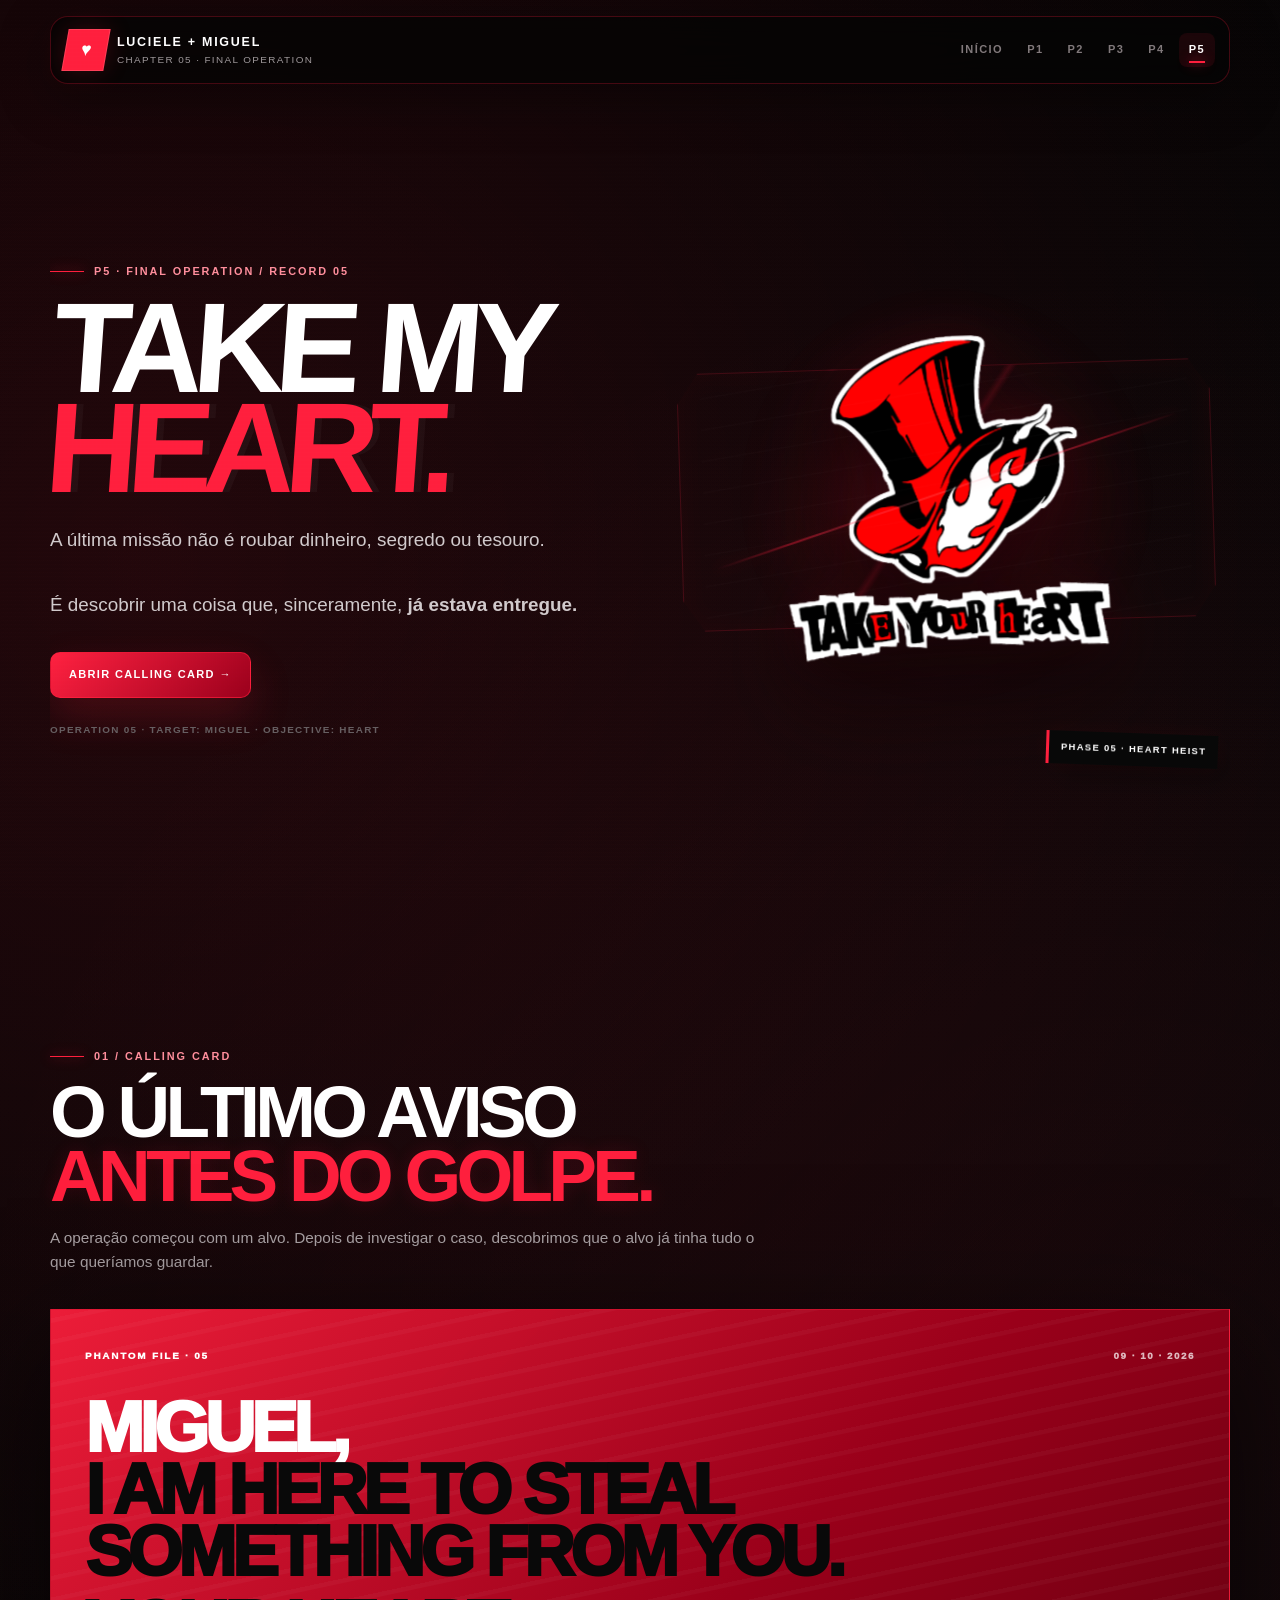
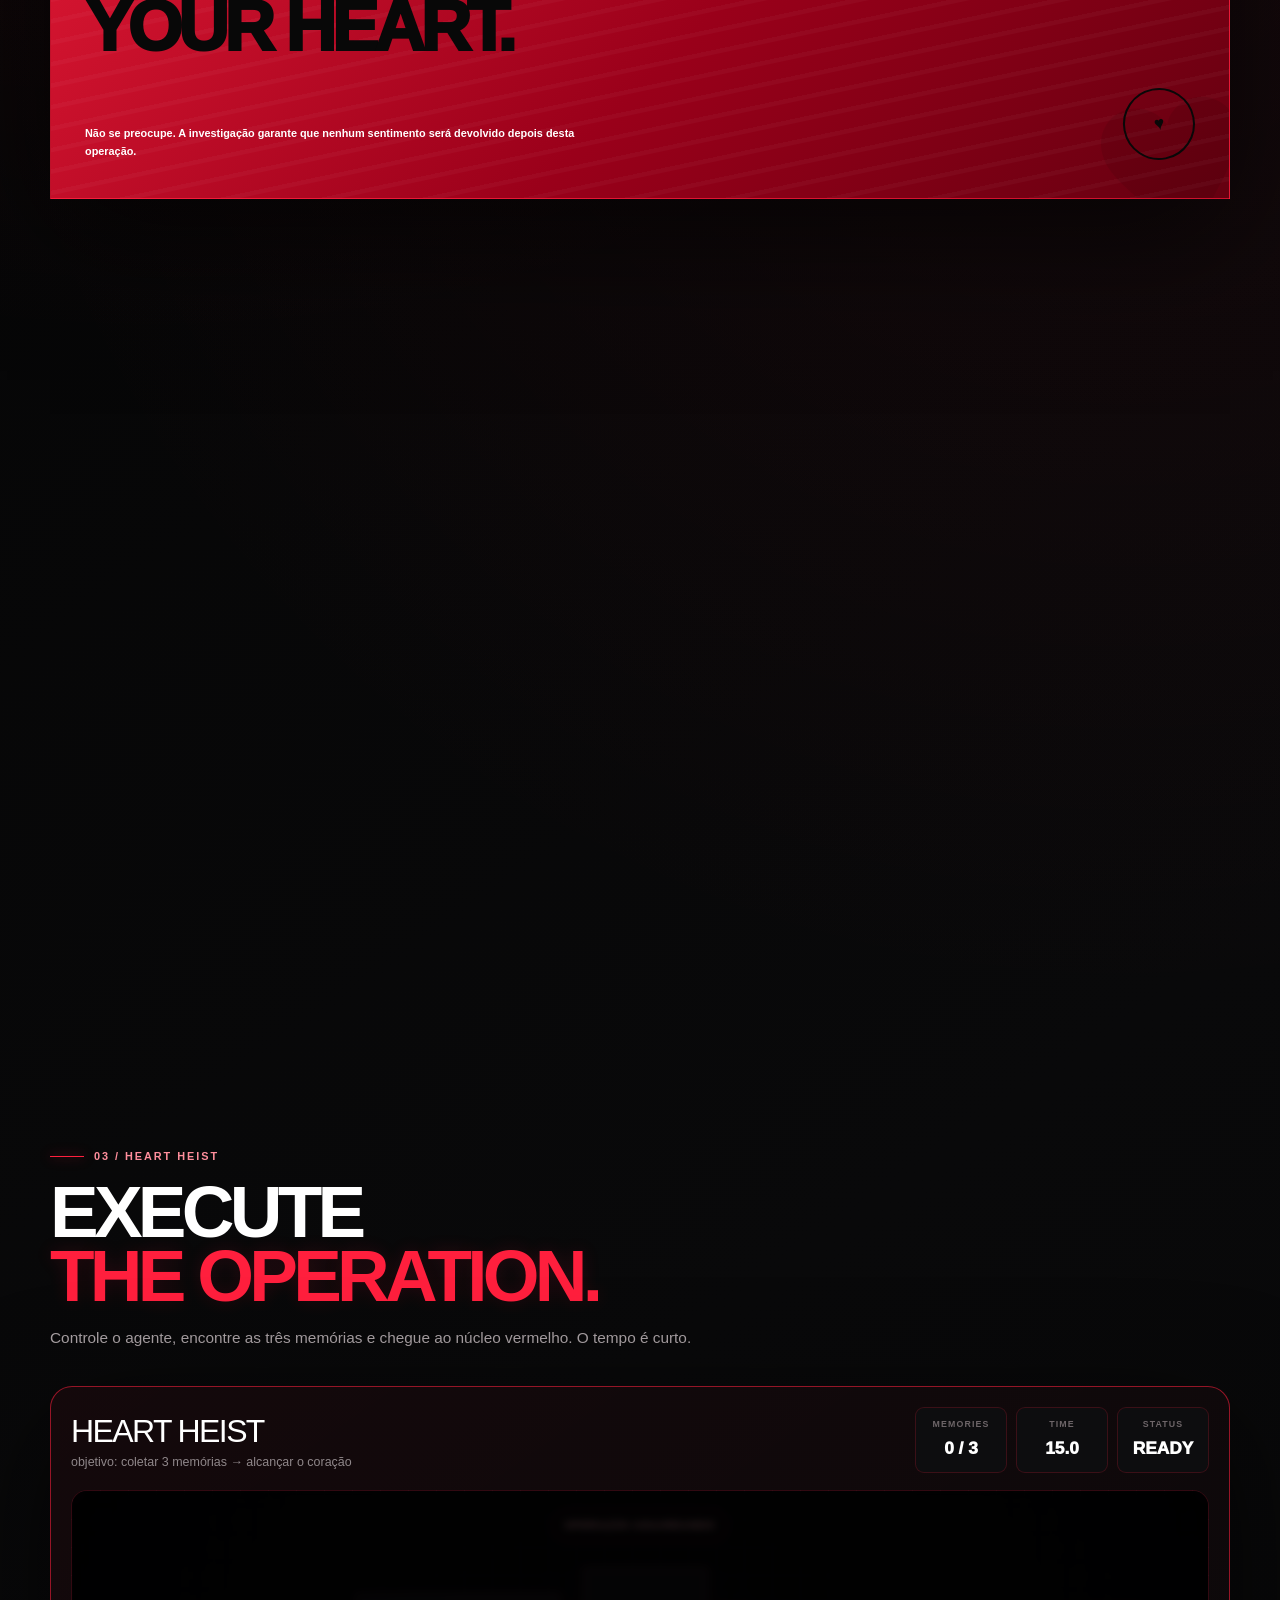
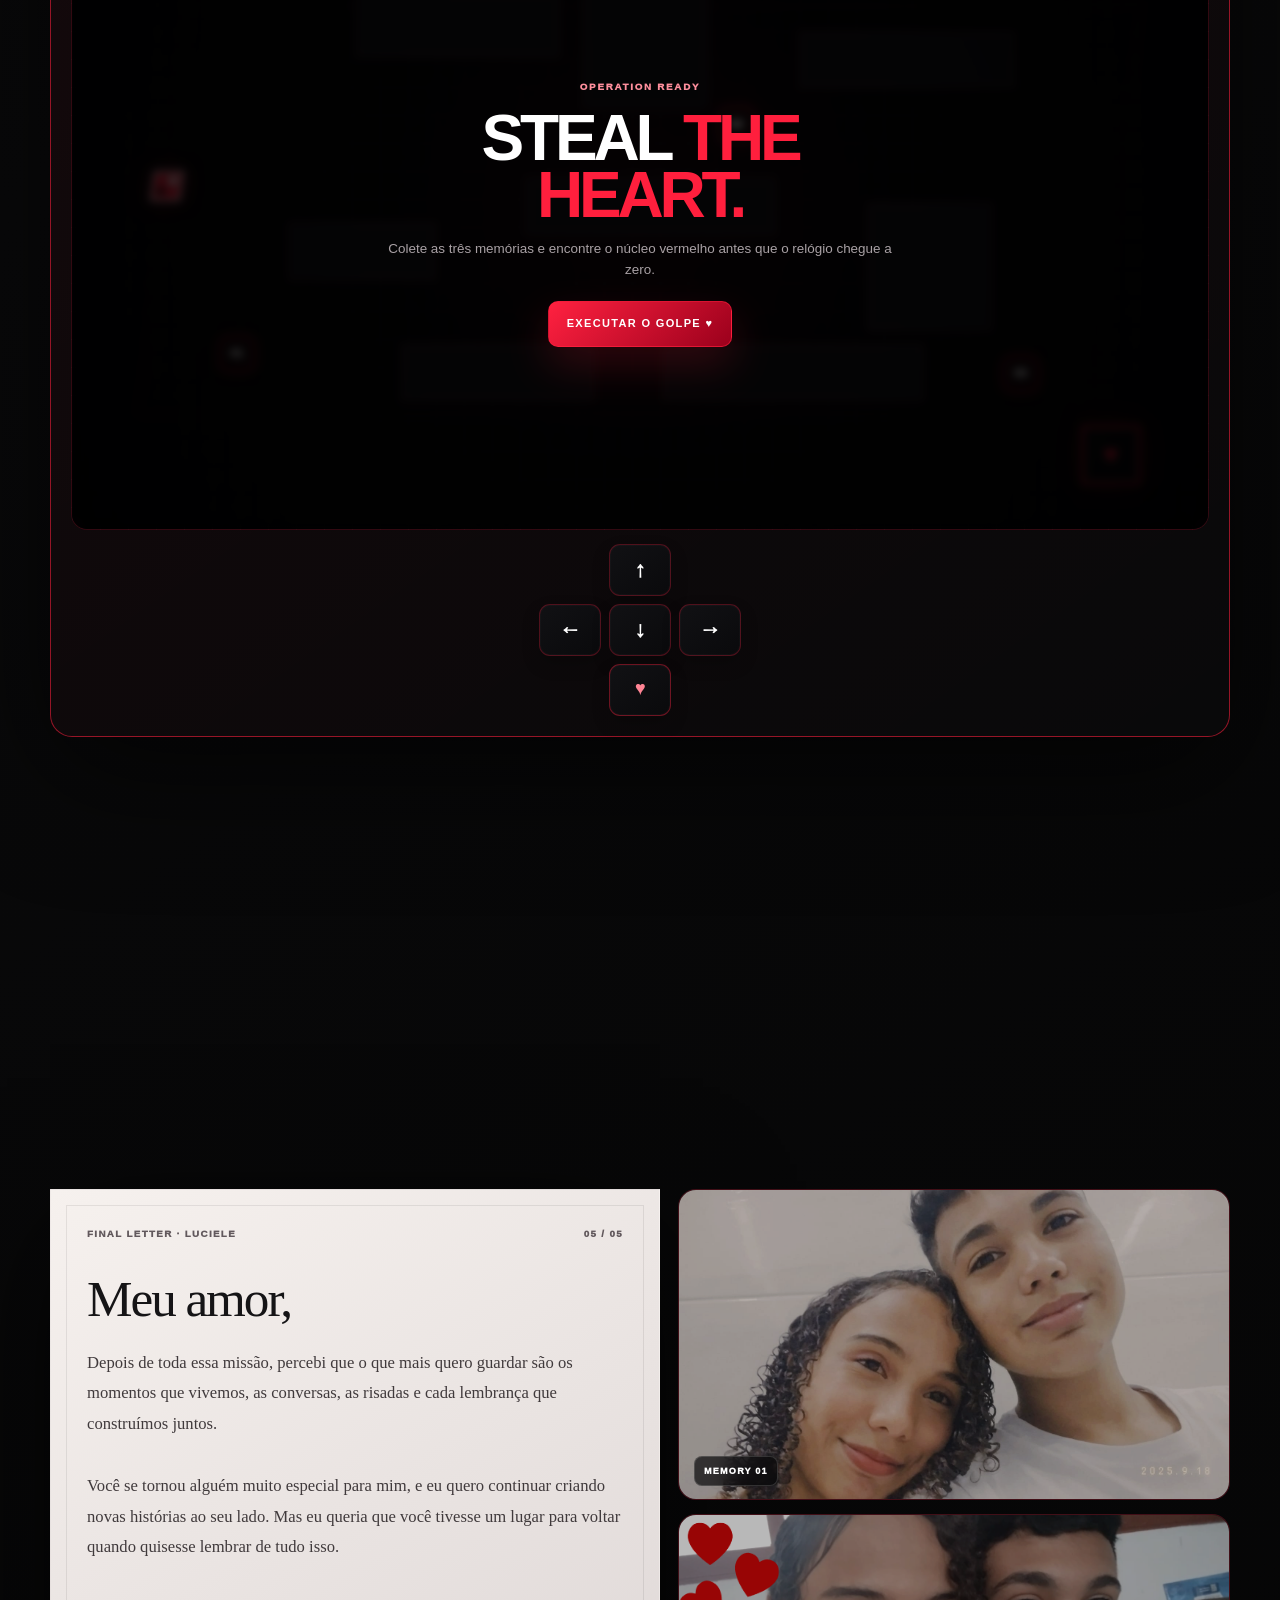
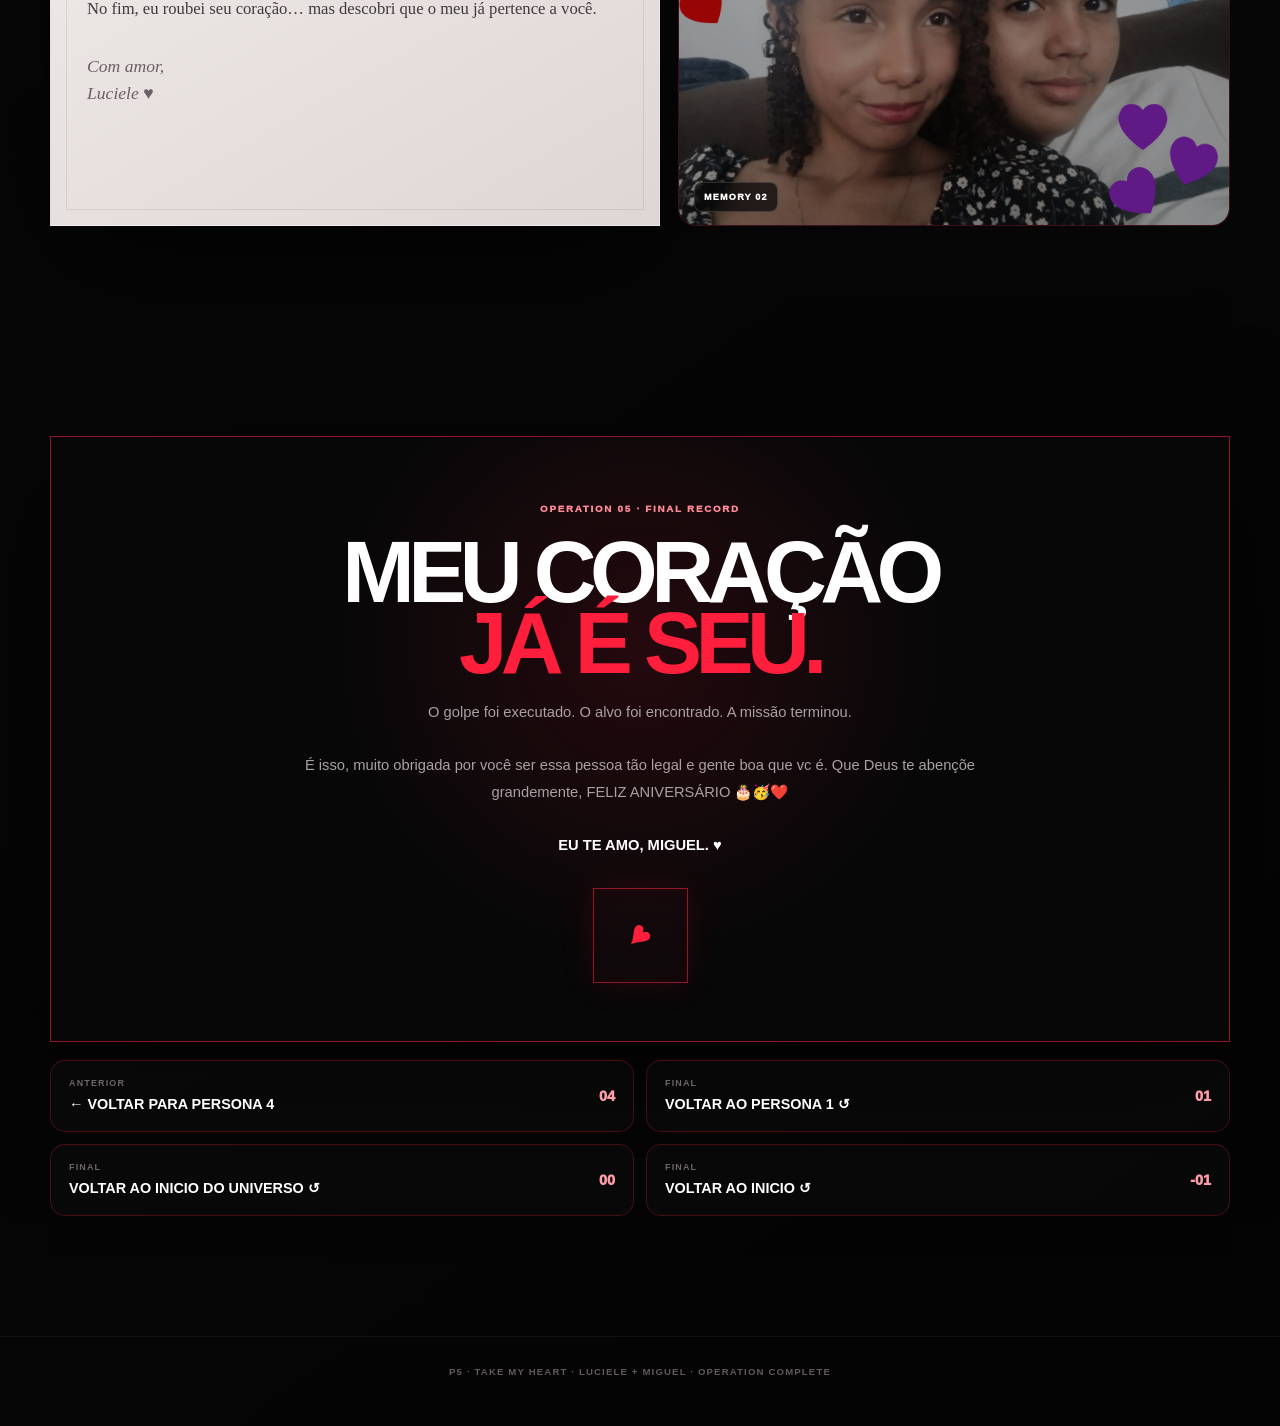
<file: persona5.html>
<!DOCTYPE html>
<html lang="pt-BR">
<head>
  <meta charset="UTF-8">
  <meta name="viewport" content="width=device-width, initial-scale=1.0">
  <meta name="theme-color" content="#060606">
  <meta name="description" content="P5 — Take My Heart | Luciele + Miguel">
  <link rel="icon" type="image/png" href="foto.aba.png">
  <title>P5 — TAKE MY HEART.</title>

  <style>
    :root{
      --red:#ff1f3d;
      --red2:#ff4961;
      --deep-red:#8f0018;
      --white:#fff;
      --off:#f7f3f4;
      --black:#050505;
      --black2:#0b0b0d;
      --gray:#9e989a;
      --gray2:#656064;
      --line:rgba(255,31,61,.25);
      --line2:rgba(255,31,61,.56);
      --shadow:0 35px 120px rgba(0,0,0,.62);
      --ease:cubic-bezier(.17,.8,.2,1);
    }

    *{margin:0;padding:0;box-sizing:border-box}

    html{scroll-behavior:smooth}

    body{
      min-height:100vh;
      overflow-x:hidden;
      background:
        radial-gradient(circle at 12% 9%,rgba(255,31,61,.12),transparent 24%),
        radial-gradient(circle at 88% 23%,rgba(255,31,61,.06),transparent 24%),
        linear-gradient(145deg,#030303 0%,#09090a 48%,#040404 100%);
      color:var(--white);
      font-family:"Segoe UI",Inter,Arial,sans-serif;
      line-height:1.55;
    }

    body::before{
      content:"";
      position:fixed;
      inset:0;
      pointer-events:none;
      z-index:999;
      opacity:.055;
      background:
        linear-gradient(rgba(255,255,255,.18) 1px,transparent 1px),
        linear-gradient(90deg,rgba(255,255,255,.16) 1px,transparent 1px);
      background-size:4px 4px;
      mix-blend-mode:soft-light;
    }

    body::after{
      content:"";
      position:fixed;
      inset:0;
      pointer-events:none;
      z-index:-1;
      background:
        repeating-linear-gradient(
          0deg,
          transparent 0 2px,
          rgba(255,255,255,.012) 3px,
          transparent 4px
        );
    }

    a{text-decoration:none;color:inherit}
    button,input{font:inherit}
    button{border:0}

    .page-transition{
      position:fixed;
      inset:0;
      z-index:1000;
      pointer-events:none;
      opacity:0;
      transform:scaleY(0);
      transform-origin:bottom;
      background:
        radial-gradient(circle at 50% 50%,rgba(255,31,61,.24),transparent 20%),
        linear-gradient(135deg,#030303,#170108,#030303);
      transition:opacity .18s ease,transform .38s var(--ease);
    }

    body.leaving .page-transition{
      opacity:1;
      transform:scaleY(1);
      pointer-events:all;
    }

    /* NAV */
    .topbar{
      width:min(1180px,calc(100% - 32px));
      margin:16px auto 0;
      position:sticky;
      top:12px;
      z-index:70;
      padding:12px 14px;
      display:flex;
      align-items:center;
      justify-content:space-between;
      gap:18px;
      border:1px solid var(--line);
      border-radius:18px;
      background:rgba(4,4,5,.78);
      backdrop-filter:blur(18px);
      box-shadow:0 15px 50px rgba(0,0,0,.34);
    }

    .brand{
      display:flex;
      align-items:center;
      gap:10px;
      min-width:150px;
    }

    .brand-mark{
      width:42px;
      height:42px;
      display:grid;
      place-items:center;
      color:#fff;
      background:var(--red);
      border:1px solid rgba(255,255,255,.14);
      font-weight:950;
      transform:skew(-10deg);
      box-shadow:0 0 24px rgba(255,31,61,.18);
    }

    .brand-copy{
      display:grid;
      gap:0;
    }

    .brand-copy strong{
      font-size:.78rem;
      letter-spacing:.14em;
    }

    .brand-copy small{
      color:var(--gray);
      font-size:.62rem;
      letter-spacing:.14em;
      text-transform:uppercase;
    }

    .chapter-nav{
      display:flex;
      align-items:center;
      flex-wrap:wrap;
      justify-content:flex-end;
      gap:4px;
    }

    .chapter-nav a{
      position:relative;
      padding:8px 10px;
      border-radius:8px;
      color:#81797b;
      font-size:.69rem;
      font-weight:900;
      letter-spacing:.13em;
      transition:.2s ease;
    }

    .chapter-nav a:hover,
    .chapter-nav a.active{
      color:#fff;
      background:rgba(255,31,61,.09);
    }

    .chapter-nav a.active::after{
      content:"";
      position:absolute;
      left:10px;
      right:10px;
      bottom:4px;
      height:2px;
      background:var(--red);
      box-shadow:0 0 12px rgba(255,31,61,.78);
    }

    main{
      width:min(1180px,calc(100% - 32px));
      margin:0 auto;
    }

    section{
      position:relative;
      padding:110px 0;
    }

    .eyebrow,
    .section-index{
      display:inline-flex;
      align-items:center;
      gap:10px;
      color:#ff8e9c;
      font-size:.68rem;
      font-weight:900;
      letter-spacing:.18em;
      text-transform:uppercase;
    }

    .eyebrow::before,
    .section-index::before{
      content:"";
      width:34px;
      height:1px;
      background:var(--red);
      box-shadow:0 0 12px rgba(255,31,61,.72);
    }

    .section-heading h2{
      margin-top:15px;
      max-width:920px;
      font-size:clamp(2.5rem,5.7vw,5.5rem);
      line-height:.88;
      letter-spacing:-.065em;
      text-transform:uppercase;
    }

    .section-heading h2 span{
      color:var(--red);
      text-shadow:0 0 18px rgba(255,31,61,.14);
    }

    .section-heading p{
      max-width:730px;
      margin-top:18px;
      color:#a9a1a4;
      font-size:.96rem;
    }

    .btn{
      min-height:46px;
      display:inline-flex;
      align-items:center;
      justify-content:center;
      gap:9px;
      padding:0 18px;
      border:1px solid var(--line2);
      border-radius:10px;
      color:#fff;
      background:#0b0b0c;
      font-size:.69rem;
      font-weight:900;
      letter-spacing:.12em;
      text-transform:uppercase;
      transition:transform .2s ease,border-color .2s ease,background .2s ease;
      cursor:pointer;
    }

    .btn:hover{
      transform:translateY(-2px);
      border-color:#ff8794;
    }

    .btn-primary{
      color:#fff;
      background:linear-gradient(135deg,#ff2140,#9b001c);
      box-shadow:0 18px 42px rgba(255,31,61,.18);
    }

    .btn-white{
      color:#111;
      background:#fff;
      border-color:#fff;
    }

    /* HERO */
    .hero{
      min-height:94vh;
      display:grid;
      align-items:center;
      padding-top:88px;
      overflow:hidden;
    }

    .hero-grid{
      display:grid;
      grid-template-columns:1fr 1fr;
      gap:46px;
      align-items:center;
    }

    .hero h1{
      margin-top:18px;
      font-size:clamp(3.8rem,10vw,9rem);
      line-height:.78;
      letter-spacing:-.08em;
      text-transform:uppercase;
      transform:skew(-4deg);
    }

    .hero h1 span{
      display:block;
      color:var(--red);
      text-shadow:7px 0 0 rgba(255,255,255,.035);
    }

    .hero-lead{
      max-width:660px;
      margin-top:27px;
      color:#d1cacc;
      font-size:clamp(1rem,2vw,1.18rem);
      line-height:1.72;
    }

    .hero-actions{
      margin-top:30px;
      display:flex;
      flex-wrap:wrap;
      gap:10px;
    }

    .hero-meta{
      margin-top:24px;
      color:#665e61;
      font-size:.62rem;
      font-weight:900;
      letter-spacing:.13em;
      text-transform:uppercase;
    }

    /* MASK STAGE */
    .mask-stage{
      min-height:600px;
      display:grid;
      place-items:center;
      position:relative;
    }

    .mask-halo{
      position:absolute;
      width:75%;
      aspect-ratio:1;
      border-radius:50%;
      background:
        radial-gradient(
          circle,
          rgba(255,31,61,.14),
          rgba(255,31,61,.035) 38%,
          transparent 66%
        );
      filter:blur(10px);
      transform:scale(1.05);
    }

    /* ============================================================
       MASK — PHANTOM TOP HAT / TAKE YOUR HEART
       ============================================================ */

    .mask{
      position:relative;
      width:min(600px,100%);
      aspect-ratio:16/9;
      display:grid;
      place-items:center;
      background:transparent;
      overflow:visible;
      transform:rotate(-1.8deg) translateZ(0);
      filter:
        drop-shadow(0 34px 54px rgba(0,0,0,.60))
        drop-shadow(0 0 30px rgba(255,31,61,.09));
      transition:
        transform .18s var(--ease),
        filter .28s ease;
      animation:maskFloat 5.8s ease-in-out infinite;
      isolation:isolate;
    }

    .mask::before{
      content:"";
      position:absolute;
      inset:10% 7%;
      background:
        radial-gradient(ellipse at 52% 43%,rgba(255,31,61,.20),transparent 38%),
        radial-gradient(ellipse at 50% 60%,rgba(255,31,61,.08),transparent 62%);
      filter:blur(25px);
      z-index:-3;
      pointer-events:none;
      opacity:.95;
    }

    .mask::after{
      content:"";
      position:absolute;
      inset:9% 3% 10%;
      border:1px solid rgba(255,31,61,.18);
      clip-path:polygon(
        4% 0,
        96% 0,
        100% 12%,
        100% 88%,
        96% 100%,
        4% 100%,
        0 88%,
        0 12%
      );
      background:
        linear-gradient(
          125deg,
          transparent 0 46%,
          rgba(255,31,61,.16) 47%,
          transparent 48%
        );
      box-shadow:
        inset 0 0 30px rgba(255,31,61,.035),
        0 0 0 1px rgba(255,255,255,.015);
      z-index:-2;
      pointer-events:none;
    }

    .mask-art{
      position:relative;
      width:100%;
      height:100%;
      display:grid;
      place-items:center;
      overflow:visible;
    }

    .mask-art::before{
      content:"";
      position:absolute;
      left:7%;
      right:7%;
      top:12%;
      bottom:11%;
      background:
        repeating-linear-gradient(
          -8deg,
          transparent 0 15px,
          rgba(255,255,255,.018) 16px,
          transparent 17px 31px
        );
      mix-blend-mode:screen;
      opacity:.7;
      pointer-events:none;
      z-index:2;
    }

    .mask-art::after{
      content:"";
      position:absolute;
      left:7%;
      right:7%;
      top:48%;
      height:2px;
      background:
        linear-gradient(
          90deg,
          transparent,
          rgba(255,31,61,.62) 18%,
          rgba(255,255,255,.18) 50%,
          rgba(255,31,61,.62) 82%,
          transparent
        );
      box-shadow:0 0 14px rgba(255,31,61,.20);
      transform:rotate(-17deg);
      opacity:.72;
      pointer-events:none;
      z-index:3;
    }

    .mask-art img{
      width:100%;
      height:100%;
      display:block;
      object-fit:contain;
      object-position:center;
      user-select:none;
      -webkit-user-drag:none;
      filter:
        drop-shadow(0 18px 26px rgba(0,0,0,.44))
        drop-shadow(0 0 18px rgba(255,31,61,.045));
      transform:scale(1.03) translateZ(0);
      transition:
        transform .28s var(--ease),
        filter .28s ease;
    }

    .mask-stage:hover .mask-art img{
      transform:
        scale(1.055)
        translateY(-5px)
        translateZ(0);
      filter:
        drop-shadow(0 24px 34px rgba(0,0,0,.50))
        drop-shadow(0 0 28px rgba(255,31,61,.09));
    }

    .mask-art .scanline{
      position:absolute;
      left:8%;
      right:8%;
      height:1px;
      background:rgba(255,31,61,.30);
      box-shadow:0 0 10px rgba(255,31,61,.28);
      opacity:0;
      z-index:4;
      pointer-events:none;
      animation:hatScan 4.8s linear infinite;
    }

    .mask-art .scanline.one{top:22%;animation-delay:0s}
    .mask-art .scanline.two{top:64%;animation-delay:1.8s}
    .mask-art .scanline.three{top:81%;animation-delay:3.4s}

    @keyframes hatScan{
      0%,68%,100%{
        opacity:0;
        transform:translateX(-8%);
      }
      72%{opacity:.72}
      77%{opacity:.18}
      82%{
        opacity:0;
        transform:translateX(8%);
      }
    }

    .mask-stage:hover .mask{
      filter:
        drop-shadow(0 40px 68px rgba(0,0,0,.68))
        drop-shadow(0 0 38px rgba(255,31,61,.12));
    }

    .mask-tag{
      position:absolute;
      right:2%;
      bottom:5%;
      padding:9px 12px;
      color:#fff;
      background:#080808;
      border-left:3px solid var(--red);
      font-size:.59rem;
      font-weight:900;
      letter-spacing:.14em;
      text-transform:uppercase;
      transform:rotate(2deg);
      box-shadow:
        12px 12px 30px rgba(0,0,0,.30),
        0 0 20px rgba(255,31,61,.05);
      z-index:6;
    }

    @keyframes maskFloat{
      0%,100%{
        transform:rotate(-1.8deg) translateY(0);
      }
      50%{
        transform:rotate(-1.15deg) translateY(-5px);
      }
    }

    @media (prefers-reduced-motion:reduce){
      .mask{
        animation:none;
      }

      .mask-art .scanline{
        animation:none;
        display:none;
      }
    }

    /* CALLING CARD */
    .calling-section{
      padding-top:82px;
    }

    .calling-card{
      margin-top:35px;
      position:relative;
      overflow:hidden;
      padding:38px 34px;
      border:1px solid var(--line2);
      background:
        linear-gradient(135deg,rgba(255,31,61,.92),#9a001a 58%,#650010);
      box-shadow:var(--shadow);
      transform:rotate(-1deg);
    }

    .calling-card::before{
      content:"";
      position:absolute;
      inset:0;
      background:
        repeating-linear-gradient(
          -12deg,
          transparent 0 16px,
          rgba(255,255,255,.03) 17px 21px
        );
      pointer-events:none;
    }

    .calling-card::after{
      content:"♥";
      position:absolute;
      right:-15px;
      bottom:-72px;
      font-size:16rem;
      font-weight:950;
      line-height:.8;
      color:rgba(0,0,0,.08);
      transform:rotate(-10deg);
    }

    .calling-top{
      position:relative;
      z-index:2;
      display:flex;
      align-items:flex-start;
      justify-content:space-between;
      gap:20px;
    }

    .calling-code{
      font-size:.62rem;
      font-weight:950;
      letter-spacing:.18em;
      text-transform:uppercase;
    }

    .calling-date{
      font-size:.61rem;
      font-weight:950;
      letter-spacing:.16em;
      text-transform:uppercase;
      opacity:.72;
    }

    .calling-quote{
      position:relative;
      z-index:2;
      margin-top:34px;
      max-width:900px;
      font-size:clamp(2.1rem,5.5vw,5.5rem);
      line-height:.88;
      letter-spacing:-.065em;
      font-weight:950;
      text-transform:uppercase;
    }

    .calling-quote span{
      display:block;
      color:#090909;
    }

    .calling-footer{
      position:relative;
      z-index:2;
      margin-top:30px;
      display:flex;
      justify-content:space-between;
      gap:20px;
      align-items:flex-end;
    }

    .calling-footer small{
      max-width:520px;
      font-size:.68rem;
      line-height:1.6;
      font-weight:700;
    }

    .calling-seal{
      width:72px;
      height:72px;
      display:grid;
      place-items:center;
      border:2px solid #080808;
      border-radius:50%;
      color:#080808;
      font-weight:950;
      transform:rotate(-11deg);
    }

    /* THE PLAN */
    .plan{
      margin-top:36px;
      display:grid;
      grid-template-columns:repeat(3,1fr);
      gap:14px;
    }

    .plan-card{
      min-height:270px;
      padding:24px;
      position:relative;
      overflow:hidden;
      border:1px solid var(--line);
      border-radius:17px;
      background:
        linear-gradient(145deg,rgba(255,31,61,.07),rgba(255,255,255,.012));
      box-shadow:0 25px 70px rgba(0,0,0,.22);
      transition:.24s ease;
    }

    .plan-card:hover,
    .plan-card.active{
      transform:translateY(-7px) skewX(-1deg);
      border-color:var(--line2);
      background:rgba(255,31,61,.08);
    }

    .plan-card::after{
      content:"";
      position:absolute;
      right:-40px;
      bottom:-70px;
      width:180px;
      height:180px;
      border-radius:50%;
      border:1px solid rgba(255,31,61,.14);
      box-shadow:0 0 0 26px rgba(255,31,61,.015);
    }

    .plan-index{
      color:#ff8797;
      font-size:.61rem;
      font-weight:950;
      letter-spacing:.18em;
      text-transform:uppercase;
    }

    .plan-card h3{
      margin-top:12px;
      font-size:clamp(1.8rem,3vw,3rem);
      line-height:.88;
      letter-spacing:-.06em;
      text-transform:uppercase;
    }

    .plan-card p{
      margin-top:15px;
      color:#a7a0a3;
      font-size:.82rem;
    }

    .plan-arrow{
      position:absolute;
      right:18px;
      top:17px;
      color:var(--red);
      font-size:1.2rem;
      font-weight:900;
    }

    .plan-progress{
      position:absolute;
      left:24px;
      right:24px;
      bottom:20px;
      height:3px;
      border-radius:99px;
      background:#1b1517;
      overflow:hidden;
    }

    .plan-progress span{
      display:block;
      width:0;
      height:100%;
      border-radius:inherit;
      background:var(--red);
      box-shadow:0 0 10px rgba(255,31,61,.4);
      transition:width .45s var(--ease);
    }

    /* MINI GAME */
    .heist-section{
      padding-top:95px;
    }

    .game-shell{
      margin-top:36px;
      padding:20px;
      border:1px solid var(--line2);
      border-radius:22px;
      background:
        linear-gradient(145deg,rgba(255,31,61,.05),rgba(255,255,255,.008)),
        #070708;
      box-shadow:var(--shadow);
    }

    .game-top{
      display:flex;
      align-items:flex-end;
      justify-content:space-between;
      gap:20px;
    }

    .game-title{
      font-size:2rem;
      line-height:.9;
      letter-spacing:-.05em;
      text-transform:uppercase;
    }

    .game-subtitle{
      margin-top:8px;
      color:#8f878a;
      font-size:.78rem;
    }

    .game-hud{
      display:flex;
      gap:9px;
      flex-wrap:wrap;
      justify-content:flex-end;
    }

    .hud-box{
      min-width:92px;
      padding:10px 11px;
      border:1px solid rgba(255,31,61,.19);
      border-radius:9px;
      background:#0d0d0f;
      text-align:center;
    }

    .hud-box small{
      display:block;
      color:#6d6568;
      font-size:.55rem;
      font-weight:900;
      letter-spacing:.13em;
      text-transform:uppercase;
    }

    .hud-box strong{
      display:block;
      margin-top:3px;
      color:#fff;
      font-size:1.08rem;
      font-weight:950;
    }

    .hud-box strong.warning{
      color:#ff6e7e;
    }

    .game-arena{
      position:relative;
      margin-top:17px;
      width:100%;
      aspect-ratio:16/9;
      min-height:390px;
      overflow:hidden;
      border:1px solid rgba(255,31,61,.18);
      border-radius:16px;
      background:
        linear-gradient(rgba(255,255,255,.025) 1px,transparent 1px),
        linear-gradient(90deg,rgba(255,255,255,.025) 1px,transparent 1px),
        radial-gradient(circle at center,rgba(255,31,61,.055),transparent 40%),
        #050507;
      background-size:28px 28px,28px 28px,100% 100%,100% 100%;
      touch-action:none;
      user-select:none;
    }

    .game-vignette{
      position:absolute;
      inset:0;
      pointer-events:none;
      background:
        radial-gradient(circle at center,transparent 40%,rgba(0,0,0,.58) 100%);
      z-index:20;
    }

    .game-line{
      position:absolute;
      left:8%;
      right:8%;
      top:18%;
      bottom:18%;
      border:1px solid rgba(255,31,61,.12);
      transform:skewX(-7deg);
      pointer-events:none;
    }

    .wall{
      position:absolute;
      border:1px solid rgba(255,31,61,.19);
      background:#111115;
      box-shadow:inset 0 0 0 1px rgba(255,255,255,.02);
    }

    .wall.w1{left:25%;top:16%;width:18%;height:10%}
    .wall.w2{left:45%;top:12%;width:11%;height:22%}
    .wall.w3{left:64%;top:22%;width:19%;height:9%}
    .wall.w4{left:19%;top:52%;width:13%;height:9%}
    .wall.w5{left:40%;top:45%;width:22%;height:9%}
    .wall.w6{left:70%;top:49%;width:11%;height:20%}
    .wall.w7{left:29%;top:71%;width:17%;height:9%}
    .wall.w8{left:52%;top:71%;width:23%;height:9%}

    .memory{
      position:absolute;
      width:34px;
      height:34px;
      display:grid;
      place-items:center;
      border:1px solid rgba(255,31,61,.72);
      border-radius:7px;
      color:#fff;
      background:#12070a;
      font-size:.72rem;
      font-weight:950;
      box-shadow:0 0 18px rgba(255,31,61,.18);
      z-index:6;
      animation:floatMemory 2.2s ease-in-out infinite;
    }

    .memory::after{
      content:"";
      position:absolute;
      inset:-7px;
      border:1px dashed rgba(255,31,61,.18);
      border-radius:10px;
    }

    .memory.m1{left:13%;top:70%;animation-delay:.0s}
    .memory.m2{left:57%;top:34%;animation-delay:.7s}
    .memory.m3{left:82%;top:73%;animation-delay:1.2s}

    @keyframes floatMemory{
      0%,100%{transform:translateY(0) rotate(0deg)}
      50%{transform:translateY(-6px) rotate(3deg)}
    }

    .vault{
      position:absolute;
      right:6%;
      bottom:7%;
      width:58px;
      height:58px;
      display:grid;
      place-items:center;
      border:2px solid var(--red);
      background:#0c0c0f;
      color:#fff;
      box-shadow:0 0 26px rgba(255,31,61,.24);
      z-index:5;
    }

    .vault::before{
      content:"♥";
      font-size:1.6rem;
      color:var(--red);
    }

    .player{
      position:absolute;
      width:30px;
      height:30px;
      border:2px solid #fff;
      background:var(--red);
      box-shadow:0 0 22px rgba(255,31,61,.42);
      transform:skew(-8deg);
      z-index:10;
    }

    .player::before{
      content:"";
      position:absolute;
      width:8px;
      height:8px;
      right:4px;
      top:4px;
      background:#fff;
    }

    .player::after{
      content:"";
      position:absolute;
      width:7px;
      height:7px;
      left:4px;
      bottom:4px;
      background:#111;
    }

    .game-message{
      position:absolute;
      left:50%;
      top:18px;
      transform:translateX(-50%);
      padding:8px 12px;
      border:1px solid rgba(255,31,61,.25);
      border-radius:999px;
      color:#ffabb7;
      background:rgba(10,8,9,.84);
      font-size:.60rem;
      font-weight:900;
      letter-spacing:.12em;
      text-transform:uppercase;
      z-index:25;
      white-space:nowrap;
    }

    .game-overlay{
      position:absolute;
      inset:0;
      display:grid;
      place-items:center;
      padding:25px;
      text-align:center;
      background:rgba(0,0,0,.72);
      backdrop-filter:blur(4px);
      z-index:30;
      opacity:0;
      pointer-events:none;
      transition:.24s ease;
    }

    .game-overlay.show{
      opacity:1;
      pointer-events:auto;
    }

    .overlay-card{
      max-width:520px;
    }

    .overlay-card small{
      color:#ff8f9d;
      font-size:.61rem;
      font-weight:950;
      letter-spacing:.18em;
      text-transform:uppercase;
    }

    .overlay-card h3{
      margin-top:12px;
      font-size:clamp(2.1rem,5vw,4.5rem);
      line-height:.9;
      letter-spacing:-.065em;
      text-transform:uppercase;
    }

    .overlay-card h3 span{
      color:var(--red);
    }

    .overlay-card p{
      margin-top:14px;
      color:#a9a1a5;
      font-size:.84rem;
    }

    .overlay-actions{
      margin-top:20px;
      display:flex;
      flex-wrap:wrap;
      justify-content:center;
      gap:9px;
    }

    .mobile-controls{
      margin:14px auto 0;
      display:grid;
      grid-template-columns:repeat(3,62px);
      grid-template-rows:repeat(3,52px);
      gap:8px;
      width:max-content;
      justify-content:center;
      align-items:stretch;
    }

    .ctrl{
      width:62px;
      min-height:52px;
      border:1px solid rgba(255,31,61,.28);
      border-radius:11px;
      color:#fff;
      background:
        linear-gradient(145deg,#111114,#0a0a0c);
      font-size:1.35rem;
      font-weight:950;
      line-height:1;
      cursor:pointer;
      touch-action:manipulation;
      -webkit-tap-highlight-color:transparent;
      box-shadow:
        inset 0 0 0 1px rgba(255,255,255,.02),
        0 8px 18px rgba(0,0,0,.20);
      user-select:none;
    }

    .ctrl:hover{
      border-color:rgba(255,31,61,.52);
      background:#121013;
    }

    .ctrl:active{
      transform:translateY(1px) scale(.96);
      background:#18080c;
      border-color:#ff6171;
      box-shadow:
        inset 0 0 18px rgba(255,31,61,.08),
        0 5px 12px rgba(0,0,0,.22);
    }

    .ctrl-up{grid-column:2;grid-row:1}
    .ctrl-left{grid-column:1;grid-row:2}
    .ctrl-down{grid-column:2;grid-row:2}
    .ctrl-right{grid-column:3;grid-row:2}

    .ctrl-action{
      grid-column:2;
      grid-row:3;
      color:#ff8494;
      border-color:rgba(255,31,61,.40);
      font-size:1.05rem;
    }

    @media (max-width:680px){
      .mobile-controls{
        grid-template-columns:repeat(3,58px);
        grid-template-rows:repeat(3,50px);
        gap:7px;
      }

      .ctrl{
        width:58px;
        min-height:50px;
      }
    }

    .game-instructions{
      margin-top:12px;
      color:#70696c;
      font-size:.64rem;
      text-align:center;
      letter-spacing:.08em;
      text-transform:uppercase;
    }

    /* EXPLOSION */
    .explosion-layer{
      position:fixed;
      inset:0;
      z-index:950;
      pointer-events:none;
      overflow:hidden;
      opacity:0;
      visibility:hidden;
    }

    .explosion-layer.show{
      opacity:1;
      visibility:visible;
    }

    .flash{
      position:absolute;
      inset:0;
      background:#fff;
      opacity:0;
    }

    .explosion-layer.show .flash{
      animation:flashBang .72s ease-out forwards;
    }

    @keyframes flashBang{
      0%{opacity:0}
      8%{opacity:.92}
      18%{opacity:.18}
      30%{opacity:.66}
      100%{opacity:0}
    }

    .ring{
      position:absolute;
      left:50%;
      top:50%;
      width:90px;
      height:90px;
      border:5px solid var(--red);
      border-radius:50%;
      transform:translate(-50%,-50%) scale(.1);
      opacity:0;
    }

    .explosion-layer.show .ring{
      animation:ringBurst 1.45s var(--ease) forwards;
    }

    .ring.r2{
      border-color:#fff;
      animation-delay:.08s !important;
    }

    .ring.r3{
      border-color:#ff6578;
      animation-delay:.18s !important;
    }

    @keyframes ringBurst{
      0%{opacity:0;transform:translate(-50%,-50%) scale(.1)}
      12%{opacity:.92}
      100%{opacity:0;transform:translate(-50%,-50%) scale(15)}
    }

    .rays{
      position:absolute;
      left:50%;
      top:50%;
      width:5px;
      height:180px;
      background:linear-gradient(transparent,#fff,transparent);
      transform-origin:50% 100%;
      opacity:0;
    }

    .explosion-layer.show .rays{
      animation:raysBurst 1.2s ease-out forwards;
    }

    @keyframes raysBurst{
      0%{opacity:0;transform:translate(-50%,-100%) scaleY(.15)}
      15%{opacity:.9}
      100%{opacity:0;transform:translate(-50%,-100%) scaleY(5)}
    }

    .explosion-title{
      position:absolute;
      left:50%;
      top:50%;
      width:min(1000px,92vw);
      transform:translate(-50%,-50%) scale(.65) rotate(-4deg);
      text-align:center;
      opacity:0;
      color:#fff;
      font-size:clamp(3rem,9vw,8.5rem);
      line-height:.8;
      letter-spacing:-.08em;
      font-weight:950;
      text-transform:uppercase;
      text-shadow:
        7px 0 0 rgba(255,31,61,.55),
        -5px 0 0 rgba(0,0,0,.55);
    }

    .explosion-layer.show .explosion-title{
      animation:explosionTitle 1.15s .2s var(--ease) forwards;
    }

    @keyframes explosionTitle{
      0%{opacity:0;transform:translate(-50%,-50%) scale(.65) rotate(-4deg)}
      28%{opacity:1}
      55%{transform:translate(-50%,-50%) scale(1.08) rotate(1deg)}
      100%{opacity:0;transform:translate(-50%,-50%) scale(1.12) rotate(0)}
    }

    .explosion-subtitle{
      position:absolute;
      left:50%;
      top:calc(50% + 105px);
      transform:translate(-50%,-50%) scale(.8);
      width:min(850px,88vw);
      text-align:center;
      color:#ffb6bf;
      font-size:clamp(1.1rem,2.8vw,2.2rem);
      font-weight:950;
      letter-spacing:.08em;
      text-transform:uppercase;
      opacity:0;
    }

    .explosion-layer.show .explosion-subtitle{
      animation:explosionSub 1.15s .42s ease forwards;
    }

    @keyframes explosionSub{
      0%{opacity:0;transform:translate(-50%,-50%) scale(.8)}
      35%{opacity:1}
      100%{opacity:0;transform:translate(-50%,-50%) scale(1)}
    }

    .particle{
      position:absolute;
      left:50%;
      top:50%;
      width:var(--s);
      height:var(--s);
      background:var(--c);
      opacity:0;
      transform:translate(-50%,-50%);
      border-radius:var(--radius,2px);
    }

    .explosion-layer.show .particle{
      animation:particleBurst var(--d) var(--delay) cubic-bezier(.12,.9,.28,1) forwards;
    }

    @keyframes particleBurst{
      0%{
        opacity:0;
        transform:translate(-50%,-50%) scale(.25) rotate(0);
      }
      8%{opacity:1}
      100%{
        opacity:0;
        transform:
          translate(
            calc(-50% + var(--x)),
            calc(-50% + var(--y))
          )
          scale(1)
          rotate(var(--r));
      }
    }

    .heart-particle{
      color:#ff3651;
      font-size:var(--fs);
      line-height:1;
      font-weight:950;
      opacity:0;
      position:absolute;
      left:50%;
      top:50%;
      transform:translate(-50%,-50%);
    }

    .explosion-layer.show .heart-particle{
      animation:heartBurst var(--d) var(--delay) cubic-bezier(.1,.9,.2,1) forwards;
    }

    @keyframes heartBurst{
      0%{opacity:0;transform:translate(-50%,-50%) scale(.2) rotate(0)}
      12%{opacity:1}
      100%{
        opacity:0;
        transform:
          translate(
            calc(-50% + var(--x)),
            calc(-50% + var(--y))
          )
          scale(1)
          rotate(var(--r));
      }
    }

    /* FINAL LETTER */
    .letter-section{
      padding-top:96px;
    }

    .letter-wrap{
      margin-top:36px;
      display:grid;
      grid-template-columns:1.05fr .95fr;
      gap:18px;
      align-items:stretch;
    }

    .letter-card{
      position:relative;
      padding:36px;
      border:1px solid rgba(255,255,255,.09);
      background:
        linear-gradient(150deg,#f6f1ee,#ddd6d5);
      color:#151416;
      box-shadow:var(--shadow);
      transform:rotate(.7deg);
    }

    .letter-card::before{
      content:"";
      position:absolute;
      inset:15px;
      border:1px solid rgba(0,0,0,.08);
      pointer-events:none;
    }

    .letter-head{
      display:flex;
      justify-content:space-between;
      gap:15px;
      color:#62595d;
      font-size:.61rem;
      font-weight:950;
      letter-spacing:.14em;
      text-transform:uppercase;
    }

    .letter-title{
      margin-top:34px;
      font-family:Georgia,serif;
      font-size:clamp(2rem,4vw,3.8rem);
      line-height:.95;
      letter-spacing:-.04em;
    }

    .letter-text{
      margin-top:24px;
      max-width:650px;
      color:#403a3c;
      font-family:Georgia,serif;
      font-size:1.04rem;
      line-height:1.85;
    }

    .letter-signature{
      margin-top:28px;
      color:#6b6065;
      font-family:Georgia,serif;
      font-style:italic;
      font-size:1.1rem;
    }

    .photo-stack{
      display:grid;
      grid-template-rows:1fr 1fr;
      gap:14px;
    }

    .photo-card{
      position:relative;
      overflow:hidden;
      border:1px solid rgba(255,31,61,.22);
      border-radius:18px;
      background:#0b0b0d;
      min-height:240px;
    }

    .photo-card img{
      width:100%;
      height:100%;
      display:block;
      object-fit:cover;
      opacity:.88;
      filter:contrast(1.06) saturate(.88) brightness(.82);
      transition:transform .6s var(--ease),filter .4s ease;
    }

    .photo-card:hover img{
      transform:scale(1.04);
      filter:contrast(1.07) saturate(.92) brightness(.9);
    }

    .photo-fallback{
      position:absolute;
      inset:0;
      display:grid;
      place-items:center;
      padding:20px;
      text-align:center;
      background:
        radial-gradient(circle at 50% 35%,rgba(255,31,61,.12),transparent 34%),
        linear-gradient(145deg,#0d0d10,#050506);
    }

    .photo-fallback strong{
      color:#ff8c99;
      font-size:.86rem;
      font-weight:950;
      letter-spacing:.12em;
      text-transform:uppercase;
    }

    .photo-fallback span{
      display:block;
      margin-top:7px;
      color:#6f686b;
      font-size:.70rem;
    }

    .photo-label{
      position:absolute;
      left:15px;
      bottom:13px;
      z-index:4;
      padding:7px 9px;
      border:1px solid rgba(255,255,255,.15);
      border-radius:8px;
      color:#fff;
      background:rgba(5,5,6,.68);
      backdrop-filter:blur(9px);
      font-size:.57rem;
      font-weight:950;
      letter-spacing:.13em;
      text-transform:uppercase;
    }

    /* GRAND END */
    .grand-end{
      padding-top:100px;
      padding-bottom:120px;
    }

    .grand-box{
      padding:58px 30px;
      border:1px solid var(--line2);
      text-align:center;
      background:
        radial-gradient(circle at 50% 35%,rgba(255,31,61,.12),transparent 44%),
        #070708;
      box-shadow:var(--shadow);
    }

    .grand-box small{
      color:#ff8b99;
      font-size:.61rem;
      font-weight:950;
      letter-spacing:.18em;
      text-transform:uppercase;
    }

    .grand-box h3{
      margin-top:16px;
      font-size:clamp(2.5rem,6.8vw,6.8rem);
      line-height:.82;
      letter-spacing:-.075em;
      text-transform:uppercase;
    }

    .grand-box h3 span{
      color:var(--red);
    }

    .grand-box p{
      max-width:760px;
      margin:21px auto 0;
      color:#aaa1a5;
      font-size:.92rem;
      line-height:1.8;
    }

    .grand-heart{
      width:95px;
      height:95px;
      margin:30px auto 0;
      display:grid;
      place-items:center;
      border:1px solid rgba(255,31,61,.55);
      color:var(--red);
      background:rgba(255,31,61,.03);
      font-size:2.3rem;
      box-shadow:0 0 35px rgba(255,31,61,.12),inset 0 0 22px rgba(255,31,61,.03);
      animation:grandPulse 1.8s ease-in-out infinite;
    }

    @keyframes grandPulse{
      0%,100%{transform:scale(1) rotate(-45deg)}
      50%{transform:scale(1.05) rotate(-45deg)}
    }

    .grand-heart span{
      transform:rotate(45deg);
    }

    .chapter-buttons{
      margin-top:18px;
      display:grid;
      grid-template-columns:1fr 1fr;
      gap:12px;
    }

    .chapter-button{
      min-height:72px;
      display:flex;
      align-items:center;
      justify-content:space-between;
      gap:15px;
      padding:14px 18px;
      border:1px solid var(--line);
      border-radius:15px;
      background:rgba(255,255,255,.015);
      transition:.2s ease;
    }

    .chapter-button:hover{
      border-color:var(--line2);
      transform:translateY(-2px);
      background:rgba(255,31,61,.04);
    }

    .chapter-button small{
      display:block;
      color:#6e6669;
      font-size:.56rem;
      font-weight:900;
      letter-spacing:.13em;
    }

    .chapter-button strong{
      display:block;
      margin-top:3px;
      font-size:.90rem;
      text-transform:uppercase;
    }

    .chapter-num{
      color:#ff9eaa;
      font-size:.9rem;
      font-weight:950;
    }

    footer{
      padding:28px 20px 46px;
      border-top:1px solid rgba(255,255,255,.05);
      color:#62595d;
      text-align:center;
      font-size:.60rem;
      font-weight:800;
      letter-spacing:.12em;
      text-transform:uppercase;
    }

    /* REVEAL */
    .reveal{
      opacity:0;
      transform:translateY(24px);
      transition:opacity .72s var(--ease),transform .72s var(--ease);
    }

    .reveal.visible{
      opacity:1;
      transform:translateY(0);
    }

    .glitch{
      animation:glitch .25s steps(2,end);
    }

    @keyframes glitch{
      0%{transform:translateX(0);filter:none}
      25%{transform:translateX(-3px);filter:drop-shadow(3px 0 rgba(255,31,61,.55))}
      50%{transform:translateX(3px);filter:drop-shadow(-3px 0 rgba(255,255,255,.35))}
      75%{transform:translateX(-1px)}
      100%{transform:translateX(0);filter:none}
    }

    .music-button{
      position:fixed;
      right:18px;
      bottom:18px;
      z-index:75;
      width:48px;
      height:48px;
      display:grid;
      place-items:center;
      border:1px solid var(--line2);
      border-radius:50%;
      color:#ffafba;
      background:rgba(8,7,8,.90);
      backdrop-filter:blur(12px);
      box-shadow:0 12px 30px rgba(0,0,0,.38);
      cursor:pointer;
      transition:.2s ease;
    }

    .music-button:hover{
      transform:translateY(-2px);
      border-color:#ff91a0;
    }

    .music-button.playing{
      animation:musicPulse 1.5s ease-in-out infinite;
    }

    @keyframes musicPulse{
      0%,100%{box-shadow:0 0 0 0 rgba(255,31,61,0),0 12px 30px rgba(0,0,0,.38)}
      50%{box-shadow:0 0 0 8px rgba(255,31,61,.05),0 12px 30px rgba(0,0,0,.38)}
    }

    @media (max-width:950px){
      .hero-grid,
      .letter-wrap{
        grid-template-columns:1fr;
      }

      .mask-stage{
        min-height:470px;
      }

      .plan{
        grid-template-columns:1fr 1fr 1fr;
      }
    }

    @media (max-width:680px){
      .topbar{
        width:calc(100% - 16px);
        margin-top:8px;
        top:8px;
        padding:9px;
      }

      .brand{
        min-width:auto;
      }

      .brand-copy{
        display:none;
      }

      .chapter-nav{
        width:100%;
        justify-content:flex-end;
      }

      .chapter-nav a{
        padding:7px;
        font-size:.60rem;
      }

      main{
        width:calc(100% - 20px);
      }

      section{
        padding:78px 0;
      }

      .hero{
        padding-top:60px;
      }

      .hero h1{
        font-size:clamp(3.15rem,18vw,5.6rem);
      }

      .mask-stage{
        min-height:380px;
      }

      .mask{
        width:min(460px,94vw);
      }

      .calling-card{
        padding:27px 22px;
      }

      .calling-footer{
        align-items:flex-start;
        flex-direction:column;
      }

      .plan{
        grid-template-columns:1fr;
      }

      /* MINI GAME — MOBILE / SMALL SCREENS */
      .game-shell{
        padding:12px;
        border-radius:18px;
        scroll-margin-top:88px;
      }

      .game-top{
        position:sticky;
        top:66px;
        z-index:45;
        align-items:stretch;
        gap:8px;
        padding:10px;
        border:1px solid rgba(255,31,61,.16);
        border-radius:14px;
        background:rgba(7,7,8,.94);
        backdrop-filter:blur(14px);
        box-shadow:0 14px 28px rgba(0,0,0,.34);
      }

      .game-title{
        font-size:1.45rem;
      }

      .game-subtitle{
        margin-top:5px;
        font-size:.63rem;
        line-height:1.35;
      }

      .game-hud{
        display:grid;
        grid-template-columns:repeat(3,minmax(0,1fr));
        gap:6px;
        width:100%;
      }

      .hud-box{
        min-width:0;
        padding:7px 5px;
        border-radius:8px;
      }

      .hud-box small{
        font-size:.48rem;
        letter-spacing:.08em;
      }

      .hud-box strong{
        margin-top:2px;
        font-size:.92rem;
      }

      .game-arena{
        min-height:0;
        height:clamp(260px,78vw,360px);
        aspect-ratio:auto;
        margin-top:10px;
        border-radius:13px;
      }

      .game-message{
        top:10px;
        max-width:calc(100% - 18px);
        overflow:hidden;
        text-overflow:ellipsis;
        white-space:nowrap;
        padding:7px 9px;
        font-size:.50rem;
        letter-spacing:.09em;
      }

      .game-overlay{
        padding:16px;
      }

      .overlay-card{
        max-width:92%;
      }

      .overlay-card h3{
        font-size:clamp(1.8rem,11vw,3rem);
      }

      .overlay-card p{
        max-width:34ch;
        margin-left:auto;
        margin-right:auto;
        font-size:.72rem;
      }

      .mobile-controls{
        display:grid;
        margin-top:11px;
        grid-template-columns:repeat(3,54px);
        grid-template-rows:repeat(3,48px);
        gap:6px;
      }

      .ctrl{
        width:54px;
        min-height:48px;
        border-radius:10px;
        font-size:1.20rem;
      }

      .game-instructions{
        margin-top:9px;
        padding:0 8px;
        font-size:.53rem;
        line-height:1.5;
      }

      .letter-card{
        padding:27px 21px;
      }

      .chapter-buttons{
        grid-template-columns:1fr;
      }

      @media (max-width:420px){
        .game-top{
          top:60px;
          padding:8px;
        }

        .game-title{
          font-size:1.28rem;
        }

        .game-subtitle{
          font-size:.58rem;
        }

        .hud-box{
          padding:6px 4px;
        }

        .hud-box strong{
          font-size:.82rem;
        }

        .game-arena{
          height:270px;
        }

        .mobile-controls{
          grid-template-columns:repeat(3,50px);
          grid-template-rows:repeat(3,45px);
          gap:5px;
        }

        .ctrl{
          width:50px;
          min-height:45px;
        }
      }
    }
  </style>
</head>

<body>

  <div class="page-transition"></div>

  <!-- ============================================================
       NAV
  ============================================================= -->
  <header class="topbar">

    <a class="brand page-link" href="index.html" aria-label="Voltar para o início">
      <div class="brand-mark">♥</div>

      <div class="brand-copy">
        <strong>LUCIELE + MIGUEL</strong>
        <small>chapter 05 · final operation</small>
      </div>
    </a>

    <nav class="chapter-nav" aria-label="Capítulos">
      <a class="page-link" href="index.html">INÍCIO</a>
      <a class="page-link" href="persona1.html">P1</a>
      <a class="page-link" href="persona2.html">P2</a>
      <a class="page-link" href="persona3.html">P3</a>
      <a class="page-link" href="persona4.html">P4</a>
      <a class="page-link active" href="persona5.html">P5</a>
    </nav>

  </header>


  <main>

    <!-- ============================================================
         HERO
    ============================================================= -->
    <section class="hero">

      <div class="hero-grid">

        <div class="reveal">

          <div class="eyebrow">
            P5 · FINAL OPERATION / RECORD 05
          </div>

          <h1>
            TAKE MY
            <span>HEART.</span>
          </h1>

          <p class="hero-lead">
            A última missão não é roubar dinheiro,
            segredo ou tesouro.
            <br><br>
            É descobrir uma coisa que,
            sinceramente,
            <strong>já estava entregue.</strong>
          </p>

          <div class="hero-actions">
            <a class="btn btn-primary" href="#calling-card">
              ABRIR CALLING CARD →
            </a>
          </div>

          <div class="hero-meta">
            OPERATION 05 · TARGET: MIGUEL · OBJECTIVE: HEART
          </div>

        </div>


        <div class="mask-stage reveal">

          <div class="mask-halo"></div>

          <div class="mask" aria-hidden="true">
            <div class="mask-art">

              <img
                src="[data-uri]"
                alt="Cartola vermelha e preta TAKE YOUR HEART"
                draggable="false"
              >

              <span class="scanline one"></span>
              <span class="scanline two"></span>
              <span class="scanline three"></span>

            </div>
          </div>

          <div class="mask-tag">
            PHASE 05 · HEART HEIST
          </div>

        </div>

      </div>

    </section>


    <!-- ============================================================
         CALLING CARD
    ============================================================= -->
    <section id="calling-card">

      <div class="section-heading reveal">

        <div class="section-index">
          01 / CALLING CARD
        </div>

        <h2>
          O ÚLTIMO AVISO
          <br>
          <span>ANTES DO GOLPE.</span>
        </h2>

        <p>
          A operação começou com um alvo.
          Depois de investigar o caso,
          descobrimos que o alvo já tinha tudo
          o que queríamos guardar.
        </p>

      </div>


      <div class="calling-card reveal">

        <div class="calling-top">

          <div class="calling-code">
            PHANTOM FILE · 05
          </div>

          <div class="calling-date">
            09 · 10 · 2026
          </div>

        </div>


        <div class="calling-quote">
          MIGUEL,
          <span>
            I AM HERE TO STEAL
            SOMETHING FROM YOU.
          </span>
        </div>


        <div class="calling-quote" style="margin-top:13px;color:#080808">
          YOUR HEART.
        </div>


        <div class="calling-footer">

          <small>
            Não se preocupe.
            A investigação garante que
            nenhum sentimento será devolvido
            depois desta operação.
          </small>

          <div class="calling-seal">
            ♥
          </div>

        </div>

      </div>

    </section>


    <!-- ============================================================
         THE PLAN
    ============================================================= -->
    <section>

      <div class="section-heading reveal">

        <div class="section-index">
          02 / THE PLAN
        </div>

        <h2>
          TRÊS PASSOS.
          <br>
          <span>UM ÚNICO OBJETIVO.</span>
        </h2>

        <p>
          A operação foi dividida em três etapas.
          Cada uma libera a próxima.
        </p>

      </div>


      <div class="plan">

        <article class="plan-card reveal active" data-plan="0">

          <div class="plan-arrow">01</div>

          <div class="plan-index">
            STEP 01
          </div>

          <h3>
            ENTER
          </h3>

          <p>
            Entrar no arquivo.
            Passar pelo sistema.
            Encontrar a rota.
          </p>

          <div class="plan-progress" aria-hidden="true">
            <span style="width:34%"></span>
          </div>

        </article>


        <article class="plan-card reveal" data-plan="1">

          <div class="plan-arrow">02</div>

          <div class="plan-index">
            STEP 02
          </div>

          <h3>
            STEAL
          </h3>

          <p>
            Encontrar as três memórias,
            chegar ao núcleo e recuperar
            o alvo final.
          </p>

          <div class="plan-progress">
            <span style="width:68%"></span>
          </div>

        </article>


        <article class="plan-card reveal" data-plan="2">

          <div class="plan-arrow">03</div>

          <div class="plan-index">
            STEP 03
          </div>

          <h3>
            STAY
          </h3>

          <p>
            Porque depois de encontrar
            o coração certo,
            não existe razão para devolvê-lo.
          </p>

          <div class="plan-progress">
            <span style="width:100%"></span>
          </div>

        </article>

      </div>

    </section>


    <!-- ============================================================
         MINI GAME
    ============================================================= -->
    <section class="heist-section" id="heist">

      <div class="section-heading reveal">

        <div class="section-index">
          03 / HEART HEIST
        </div>

        <h2>
          EXECUTE
          <br>
          <span>THE OPERATION.</span>
        </h2>

        <p>
          Controle o agente, encontre as três memórias
          e chegue ao núcleo vermelho.
          O tempo é curto.
        </p>

      </div>


      <div class="game-shell reveal">

        <div class="game-top">

          <div>
            <div class="game-title">
              HEART HEIST
            </div>

            <div class="game-subtitle">
              objetivo: coletar 3 memórias → alcançar o coração
            </div>
          </div>


          <div class="game-hud">

            <div class="hud-box">
              <small>MEMORIES</small>
              <strong id="memoryCounter">0 / 3</strong>
            </div>

            <div class="hud-box">
              <small>TIME</small>
              <strong id="gameTimer">15.0</strong>
            </div>

            <div class="hud-box">
              <small>STATUS</small>
              <strong id="gameStatus">READY</strong>
            </div>

          </div>

        </div>


        <div class="game-arena" id="gameArena">

          <div class="game-line"></div>

          <div class="wall w1"></div>
          <div class="wall w2"></div>
          <div class="wall w3"></div>
          <div class="wall w4"></div>
          <div class="wall w5"></div>
          <div class="wall w6"></div>
          <div class="wall w7"></div>
          <div class="wall w8"></div>

          <div class="memory m1" data-memory="0">01</div>
          <div class="memory m2" data-memory="1">02</div>
          <div class="memory m3" data-memory="2">03</div>

          <div class="vault" id="vault" aria-label="Coração"></div>

          <div class="player" id="player"></div>

          <div class="game-message" id="gameMessage">
            OPERAÇÃO AGUARDANDO
          </div>

          <div class="game-vignette"></div>


          <div class="game-overlay show" id="gameOverlay">

            <div class="overlay-card">

              <small id="overlayEyebrow">
                OPERATION READY
              </small>

              <h3 id="overlayTitle">
                STEAL
                <span>THE HEART.</span>
              </h3>

              <p id="overlayText">
                Colete as três memórias e encontre
                o núcleo vermelho antes que o relógio
                chegue a zero.
              </p>

              <div class="overlay-actions">

                <button class="btn btn-primary" id="startGameButton">
                  EXECUTAR O GOLPE ♥
                </button>

              </div>

            </div>

          </div>

        </div>


        <div class="mobile-controls" aria-label="Controles móveis">

          <button class="ctrl ctrl-up" data-key="ArrowUp" aria-label="Mover para cima">↑</button>
          <button class="ctrl ctrl-left" data-key="ArrowLeft" aria-label="Mover para a esquerda">←</button>
          <button class="ctrl ctrl-down" data-key="ArrowDown" aria-label="Mover para baixo">↓</button>
          <button class="ctrl ctrl-right" data-key="ArrowRight" aria-label="Mover para a direita">→</button>
          <button class="ctrl ctrl-action" data-key="KeyX" aria-label="Executar ou reiniciar a operação">♥</button>

        </div>


        

      </div>

    </section>


    <!-- ============================================================
         FINAL LETTER
    ============================================================= -->
    <section class="letter-section">

      <div class="section-heading reveal">

        <div class="section-index">
          04 / AFTER THE HEIST
        </div>

        <h2>
          A OPERAÇÃO
          <br>
          <span>JÁ ACABOU.</span>
        </h2>

        <p>
          Agora fique com a última carta!
        </p>

      </div>


      <div class="letter-wrap">

        <article class="letter-card reveal">

          <div class="letter-head">
            <span>FINAL LETTER · LUCIELE</span>
            <span>05 / 05</span>
          </div>

          <div class="letter-title">
            Meu amor,
          </div>

          <div class="letter-text">
           Depois de toda essa missão, percebi que o que mais quero guardar 
           são os momentos que vivemos, as conversas, as risadas e cada
            lembrança que construímos juntos.
            <br><br>

            Você se tornou alguém muito especial para mim,
             e eu quero continuar criando novas histórias ao seu lado.

            Mas eu queria que você tivesse um lugar
            para voltar quando quisesse lembrar
            de tudo isso.

            <br><br>

           No fim, eu roubei seu coração… 
           mas descobri que o meu já pertence a você.

            
          </div>

          <div class="letter-signature">
            Com amor,<br>
            Luciele ♥
          </div>

        </article>


        <div class="photo-stack">

          <div class="photo-card reveal">

           <img src="assets/photos/persona5.jpeg" alt="">

            <div class="photo-label">
              MEMORY 01
            </div>

          </div>


          <div class="photo-card reveal">

            <img
              src="assets/photos/coração.png"
              alt="Segunda foto especial de Luciele e Miguel"
            >

            

            <div class="photo-label">
              MEMORY 02
            </div>

          </div>

        </div>

      </div>

    </section>


    <!-- ============================================================
         GRANDE FINAL
    ============================================================= -->
    <section class="grand-end">

      <div class="grand-box reveal">

        <small>
          OPERATION 05 · FINAL RECORD
        </small>

        <h3>
          MEU CORAÇÃO
          <br>
          <span>JÁ É SEU.</span>
        </h3>

        <p>
          O golpe foi executado.
          O alvo foi encontrado.
          A missão terminou.

          <br><br>

         É isso, muito obrigada por você ser essa pessoa tão legal e gente boa que vc é. Que Deus te abençõe grandemente, FELIZ ANIVERSÁRIO 🎂🥳❤️
          <br><br>

          <strong style="color:#fff">
            EU TE AMO, MIGUEL. ♥
          </strong>
        </p>

        <div class="grand-heart">
          <span>♥</span>
        </div>

      </div>


      <div class="chapter-buttons">

        <a class="chapter-button page-link reveal" href="persona4.html">

          <div>
            <small>ANTERIOR</small>
            <strong>← VOLTAR PARA PERSONA 4</strong>
          </div>

          <span class="chapter-num">04</span>

        </a>


        <a class="chapter-button page-link reveal" href="persona1.html">

          <div>
            <small>FINAL</small>
            <strong>VOLTAR AO PERSONA 1 ↺</strong>
          </div>

          <span class="chapter-num">01</span>

        </a>

 <a class="chapter-button page-link reveal" href="index.html">

          <div>
            <small>FINAL</small>
            <strong>VOLTAR AO INICIO DO UNIVERSO ↺</strong>
          </div>

          <span class="chapter-num">00</span>

        </a>

         <a class="chapter-button page-link reveal" href="entrada.html">

          <div>
            <small>FINAL</small>
            <strong>VOLTAR AO INICIO ↺</strong>
          </div>

          <span class="chapter-num">-01</span>

        </a>


      </div>

    </section>

  </main>


  <footer>
    P5 · TAKE MY HEART · LUCIELE + MIGUEL · OPERATION COMPLETE
  </footer>


  <!-- EXPLOSION -->
  <div class="explosion-layer" id="explosionLayer" aria-hidden="true">

    <div class="flash"></div>

    <div class="ring"></div>
    <div class="ring r2"></div>
    <div class="ring r3"></div>

    <div class="rays"></div>
    <div class="rays" style="transform:translate(-50%,-100%) rotate(45deg)"></div>
    <div class="rays" style="transform:translate(-50%,-100%) rotate(90deg)"></div>
    <div class="rays" style="transform:translate(-50%,-100%) rotate(135deg)"></div>

    <div class="explosion-title">
      ROUBO
      <span style="color:var(--red)">CONCLUÍDO.</span>
    </div>

    <div class="explosion-subtitle">
      VOCÊ TEM MEU CORAÇÃO.
    </div>

    <div id="explosionParticles"></div>

  </div>


  
  


  <script>
    /* ============================================================
       PAGE TRANSITION
    ============================================================ */

    document.querySelectorAll(".page-link").forEach(link => {

      link.addEventListener("click", event => {

        const href = link.getAttribute("href");

        if (!href || href.startsWith("#") || href.startsWith("http")) {
          return;
        }

        event.preventDefault();
        document.body.classList.add("leaving");

        setTimeout(() => {
          window.location.href = href;
        }, 280);

      });

    });


    /* ============================================================
       REVEAL
    ============================================================ */

    const revealElements =
      document.querySelectorAll(".reveal");

    const revealObserver =
      new IntersectionObserver(
        entries => {

          entries.forEach(entry => {

            if (entry.isIntersecting) {

              entry.target.classList.add("visible");

              revealObserver.unobserve(entry.target);

            }

          });

        },
        {
          threshold:0.12,
          rootMargin:"0px 0px -30px"
        }
      );


    revealElements.forEach((element,index) => {

      element.style.transitionDelay =
        `${(index % 5) * 60}ms`;

      revealObserver.observe(element);

    });


    /* ============================================================
       THE PLAN — MICROINTERACTION
    ============================================================ */

    const planCards =
      document.querySelectorAll(".plan-card");

    planCards.forEach((card,index) => {

      card.addEventListener("mouseenter",() => {

        planCards.forEach(other => {
          other.classList.remove("active");
        });

        card.classList.add("active");

      });

      card.addEventListener("click",() => {

        planCards.forEach(other => {
          other.classList.remove("active");
        });

        card.classList.add("active");

      });

    });


    /* ============================================================
       MINI GAME
    ============================================================ */

    const arena =
      document.getElementById("gameArena");

    const player =
      document.getElementById("player");

    const memories =
      [...document.querySelectorAll(".memory")];

    const vault =
      document.getElementById("vault");

    const memoryCounter =
      document.getElementById("memoryCounter");

    const gameTimer =
      document.getElementById("gameTimer");

    const gameStatus =
      document.getElementById("gameStatus");

    const gameMessage =
      document.getElementById("gameMessage");

    const gameOverlay =
      document.getElementById("gameOverlay");

    const overlayEyebrow =
      document.getElementById("overlayEyebrow");

    const overlayTitle =
      document.getElementById("overlayTitle");

    const overlayText =
      document.getElementById("overlayText");

    const startGameButton =
      document.getElementById("startGameButton");


    const GAME_START_TIME = 15.0;

    let gameRunning = false;
    let gameFinished = false;
    let collected = 0;
    let timeLeft = GAME_START_TIME;

    let playerX = 7;
    let playerY = 44;

    let lastFrame = 0;

    const keys = new Set();


    const arenaRect = () =>
      arena.getBoundingClientRect();


    function setPlayerPosition() {

      player.style.left =
        `${playerX}%`;

      player.style.top =
        `${playerY}%`;

    }


    function resetGame() {

      gameRunning = false;
      gameFinished = false;

      collected = 0;
      timeLeft = GAME_START_TIME;

      playerX = 7;
      playerY = 44;

      memories.forEach(memory => {
        memory.style.display = "grid";
        memory.dataset.collected = "false";
      });

      memoryCounter.textContent = "0 / 3";
      gameTimer.textContent = GAME_START_TIME.toFixed(1);
      gameStatus.textContent = "READY";
      gameStatus.classList.remove("warning");

      gameMessage.textContent =
        "OPERAÇÃO AGUARDANDO";

      setPlayerPosition();

      gameOverlay.classList.add("show");

      overlayEyebrow.textContent =
        "OPERATION READY";

      overlayTitle.innerHTML =
        `STEAL <span>THE HEART.</span>`;

      overlayText.textContent =
        "Colete as três memórias e encontre " +
        "o núcleo vermelho antes que o relógio " +
        "chegue a zero.";

      startGameButton.textContent =
        "EXECUTAR O GOLPE ♥";

    }


    function rectsOverlap(a,b) {

      return !(
        a.right < b.left ||
        a.left > b.right ||
        a.bottom < b.top ||
        a.top > b.bottom
      );

    }


    function getPlayerRect(nextX, nextY) {

      const arenaBox =
        arenaRect();

      const playerWidth =
        player.offsetWidth;

      const playerHeight =
        player.offsetHeight;

      return {
        left:
          arenaBox.left +
          arenaBox.width *
          (nextX / 100),

        top:
          arenaBox.top +
          arenaBox.height *
          (nextY / 100),

        right:
          arenaBox.left +
          arenaBox.width *
          (nextX / 100) +
          playerWidth,

        bottom:
          arenaBox.top +
          arenaBox.height *
          (nextY / 100) +
          playerHeight
      };

    }


    function getObstacleRects() {

      /*
       * O coração NÃO é um obstáculo.
       * O jogador precisa conseguir entrar
       * no quadrado inteiro do alvo.
       */
      return [
        ...document.querySelectorAll(".wall")
      ].map(element => {

        const rect =
          element.getBoundingClientRect();

        return rect;

      });

    }


    function tryMove(dx,dy) {

      const speed =
        Math.max(0.12, timeLeft > 8 ? 0.34 : 0.42);

      const nextX =
        Math.max(
          2,
          Math.min(
            94,
            playerX + dx * speed
          )
        );

      const nextY =
        Math.max(
          5,
          Math.min(
            88,
            playerY + dy * speed
          )
        );


      const currentRect =
        getPlayerRect(playerX,playerY);

      const nextRect =
        getPlayerRect(nextX,nextY);


      const obstacles =
        getObstacleRects();


      const collision =
        obstacles.some(obstacle =>
          rectsOverlap(nextRect,obstacle)
        );


      if (!collision) {

        playerX = nextX;
        playerY = nextY;

      }

    }


    function collectMemories() {

      const playerBox =
        player.getBoundingClientRect();

      memories.forEach(memory => {

        if (
          memory.dataset.collected === "true"
        ) {
          return;
        }


        const memoryBox =
          memory.getBoundingClientRect();


        if (
          rectsOverlap(
            playerBox,
            memoryBox
          )
        ) {

          memory.dataset.collected =
            "true";

          memory.style.display =
            "none";

          collected += 1;

          memoryCounter.textContent =
            `${collected} / 3`;

          gameMessage.textContent =
            collected === 3
              ? "TRÊS MEMÓRIAS RECUPERADAS · CORE UNLOCKED"
              : `MEMÓRIA ${collected} RECUPERADA`;

          if (collected === 3) {

            vault.style.boxShadow =
              "0 0 42px rgba(255,31,61,.58)";

          }

        }

      });

    }


    function checkVault() {

      if (collected < 3) {
        return;
      }

      const playerBox =
        player.getBoundingClientRect();

      const vaultBox =
        vault.getBoundingClientRect();


      /*
       * Antes, bastava a borda do jogador encostar
       * no coração para finalizar.
       *
       * Agora o centro do quadrado do jogador
       * precisa realmente entrar dentro do
       * quadrado completo do coração.
       */
      const playerCenterX =
        playerBox.left +
        playerBox.width / 2;

      const playerCenterY =
        playerBox.top +
        playerBox.height / 2;


      const centerInsideVault =
        playerCenterX >= vaultBox.left &&
        playerCenterX <= vaultBox.right &&
        playerCenterY >= vaultBox.top &&
        playerCenterY <= vaultBox.bottom;


      if (centerInsideVault) {

        completeGame();

      }

    }


    function completeGame() {

      if (gameFinished) {
        return;
      }

      gameRunning = false;
      gameFinished = true;

      gameStatus.textContent =
        "COMPLETE";

      gameMessage.textContent =
        "ROUBO CONCLUÍDO · CORE EXTRACTED";

      gameOverlay.classList.remove("show");

      triggerExplosion();

      setTimeout(() => {

        gameOverlay.classList.add("show");

        overlayEyebrow.textContent =
          "OPERATION COMPLETE";

        overlayTitle.innerHTML =
          `YOU HAVE <span>MY HEART.</span>`;

        overlayText.textContent =
          "A missão acabou. " +
          "O coração foi encontrado, " +
          "o alvo foi identificado " +
          "e a devolução foi cancelada.";

        startGameButton.textContent =
          "JOGAR DE NOVO ♥";

      },2400);

    }


    function failGame(reason) {

      if (gameFinished) {
        return;
      }

      gameRunning = false;
      gameFinished = true;

      gameStatus.textContent =
        "FAILED";

      gameStatus.classList.add("warning");

      gameMessage.textContent =
        reason;

      gameOverlay.classList.add("show");

      overlayEyebrow.textContent =
        "OPERATION INTERRUPTED";

      overlayTitle.innerHTML =
        `THE HEART <span>ESCAPED.</span>`;

      overlayText.textContent =
        "A missão não chegou ao fim. " +
        "Tente novamente e complete as três pistas.";

      startGameButton.textContent =
        "TENTAR NOVAMENTE ♥";

    }


    function updateTimer(dt) {

      timeLeft =
        Math.max(
          0,
          timeLeft - dt
        );


      gameTimer.textContent =
        timeLeft.toFixed(1);


      if (timeLeft <= 5) {

        gameTimer.classList.add(
          "warning"
        );

        if (gameRunning) {
          gameMessage.textContent =
            "ALERTA · TEMPO CRÍTICO";
        }

      }


      if (timeLeft <= 0) {

        failGame(
          "TEMPO ESGOTADO · OPERAÇÃO ABORTADA"
        );

      }

    }


    function movementLoop(timestamp) {

      if (!lastFrame) {
        lastFrame = timestamp;
      }

      const dt =
        Math.min(
          .035,
          (timestamp - lastFrame) / 1000
        );

      lastFrame = timestamp;


      if (gameRunning) {

        let dx = 0;
        let dy = 0;


        if (
          keys.has("ArrowLeft") ||
          keys.has("KeyA")
        ) {
          dx -= 1;
        }

        if (
          keys.has("ArrowRight") ||
          keys.has("KeyD")
        ) {
          dx += 1;
        }

        if (
          keys.has("ArrowUp") ||
          keys.has("KeyW")
        ) {
          dy -= 1;
        }

        if (
          keys.has("ArrowDown") ||
          keys.has("KeyS")
        ) {
          dy += 1;
        }


        if (dx || dy) {

          if (dx && dy) {
            dx *= 0.72;
            dy *= 0.72;
          }

          tryMove(dx,dy);

        }


        collectMemories();
        checkVault();
        updateTimer(dt);

        setPlayerPosition();

      }


      requestAnimationFrame(
        movementLoop
      );

    }


    function startGame() {

      resetGame();

      gameOverlay.classList.remove(
        "show"
      );

      gameRunning = true;
      gameFinished = false;

      gameStatus.textContent =
        "LIVE";

      gameMessage.textContent =
        "ENTER · STEAL · STAY";

      gameTimer.classList.remove(
        "warning"
      );

      lastFrame = performance.now();

    }


    document.addEventListener(
      "keydown",
      event => {

        const movementKeys = [
          "ArrowUp",
          "ArrowDown",
          "ArrowLeft",
          "ArrowRight",
          "KeyW",
          "KeyA",
          "KeyS",
          "KeyD"
        ];


        if (
          movementKeys.includes(
            event.code
          )
        ) {

          event.preventDefault();
          keys.add(event.code);

        }

        if (
          event.code === "Enter" &&
          gameOverlay.classList.contains("show")
        ) {

          event.preventDefault();
          startGame();

        }

      }
    );


    document.addEventListener(
      "keyup",
      event => {

        keys.delete(event.code);

      }
    );


    document.querySelectorAll(
      ".ctrl"
    ).forEach(button => {

      const code =
        button.dataset.key;


      const press = event => {

        event.preventDefault();

        if (code === "Space" || code === "KeyX") {

          if (
            gameOverlay.classList.contains("show")
          ) {

            startGame();

          }

          return;

        }

        keys.add(code);

      };


      const release = event => {

        event.preventDefault();

        keys.delete(code);

      };


      button.addEventListener(
        "pointerdown",
        press
      );

      button.addEventListener(
        "pointerup",
        release
      );

      button.addEventListener(
        "pointercancel",
        release
      );

      button.addEventListener(
        "pointerleave",
        release
      );

    });


    startGameButton.addEventListener(
      "click",
      startGame
    );


    setPlayerPosition();
    resetGame();
    requestAnimationFrame(
      movementLoop
    );


    /* ============================================================
       EXPLOSION
    ============================================================ */

    const explosionLayer =
      document.getElementById(
        "explosionLayer"
      );

    const explosionParticles =
      document.getElementById(
        "explosionParticles"
      );


    function random(min,max) {
      return (
        Math.random() *
        (max - min) +
        min
      );
    }


    function createExplosionParticles() {

      explosionParticles.innerHTML =
        "";


      for (
        let i = 0;
        i < 54;
        i++
      ) {

        const particle =
          document.createElement("div");

        particle.className =
          "particle";


        const angle =
          Math.random() *
          Math.PI *
          2;

        const distance =
          random(180,720);


        particle.style.setProperty(
          "--x",
          `${Math.cos(angle) * distance}px`
        );

        particle.style.setProperty(
          "--y",
          `${Math.sin(angle) * distance}px`
        );

        particle.style.setProperty(
          "--s",
          `${random(2,9)}px`
        );

        particle.style.setProperty(
          "--r",
          `${random(-720,720)}deg`
        );

        particle.style.setProperty(
          "--d",
          `${random(.75,1.55)}s`
        );

        particle.style.setProperty(
          "--delay",
          `${random(0,.32)}s`
        );

        particle.style.setProperty(
          "--c",
          Math.random() > .35
            ? "#ff1f3d"
            : "#ffffff"
        );


        explosionParticles.appendChild(
          particle
        );

      }


      for (
        let i = 0;
        i < 26;
        i++
      ) {

        const heart =
          document.createElement("div");

        heart.className =
          "heart-particle";

        heart.textContent =
          "♥";


        const angle =
          Math.random() *
          Math.PI *
          2;

        const distance =
          random(220,760);


        heart.style.setProperty(
          "--x",
          `${Math.cos(angle) * distance}px`
        );

        heart.style.setProperty(
          "--y",
          `${Math.sin(angle) * distance}px`
        );

        heart.style.setProperty(
          "--fs",
          `${random(16,42)}px`
        );

        heart.style.setProperty(
          "--r",
          `${random(-35,35)}deg`
        );

        heart.style.setProperty(
          "--d",
          `${random(.9,1.7)}s`
        );

        heart.style.setProperty(
          "--delay",
          `${random(.05,.45)}s`
        );


        explosionParticles.appendChild(
          heart
        );

      }

    }


    function triggerExplosion() {

      createExplosionParticles();

      explosionLayer.classList.remove("show");

      void explosionLayer.offsetWidth;

      explosionLayer.classList.add("show");


      setTimeout(() => {

        explosionLayer.classList.remove(
          "show"
        );

      },1900);

    }


    /* ============================================================
       MUSIC
    ============================================================ */

    const music =
      document.getElementById("pageMusic");

    const musicButton =
      document.getElementById("musicButton");


    musicButton.addEventListener(
      "click",
      async () => {

        if (music.paused) {

          try {

            await music.play();

            musicButton.classList.add(
              "playing"
            );

            musicButton.textContent =
              "Ⅱ";

          } catch (error) {

            musicButton.textContent =
              "×";

            setTimeout(() => {

              musicButton.textContent =
                "♪";

            },1100);

          }

        } else {

          music.pause();

          musicButton.classList.remove(
            "playing"
          );

          musicButton.textContent =
            "♪";

        }

      }
    );


    /* ============================================================
       PHOTO
       The images are intentionally plain <img> elements.
       Keep the image files in the same folder as this HTML,
       using the exact filenames written in src.
    ============================================================ */

    /* ============================================================
       HERO PARALLAX
    ============================================================ */

    const mask =
      document.querySelector(".mask");


    window.addEventListener(
      "mousemove",
      event => {

        if (
          window.innerWidth < 900
        ) {
          return;
        }


        const x =
          event.clientX /
          window.innerWidth -
          .5;

        const y =
          event.clientY /
          window.innerHeight -
          .5;


        mask.style.transform =
          `rotate(${-1.8 + x * 2.6}deg)
           translate(${x * 9}px,${y * 9}px)`;

      }
    );

  </script>

</body>
</html>
</file>
<file: entrada.css>
:root{
  --bg:#07050d;
  --panel:#0d0915;
  --white:#fff;
  --muted:#b9b0c7;
  --p1:#3ddcff;
  --p2:#ff3b81;
  --p3:#4f7cff;
  --p4:#ffd51a;
  --p5:#ff2f4f;
  --purple:#a855f7;
  --ease:cubic-bezier(.2,.75,.2,1);
}

*{box-sizing:border-box;margin:0;padding:0}
html{scroll-behavior:smooth}
body{
  min-height:100vh;
  overflow-x:hidden;
  position:relative;
  color:var(--white);
  background:#07050d;
  font-family:'Plus Jakarta Sans',sans-serif;
}
button,input{font:inherit}
button{color:inherit}

/* AMBIENT BACKGROUND */
#ambientCanvas{
  position:fixed;
  inset:0;
  width:100%;
  height:100%;
  z-index:0;
  pointer-events:none;
}

.color-field{
  position:fixed;
  inset:0;
  z-index:0;
  overflow:hidden;
  pointer-events:none;
  background:
    radial-gradient(circle at 15% 12%,rgba(61,220,255,.13),transparent 24%),
    radial-gradient(circle at 40% 4%,rgba(168,85,247,.12),transparent 26%),
    radial-gradient(circle at 67% 20%,rgba(255,59,129,.10),transparent 24%),
    radial-gradient(circle at 88% 58%,rgba(79,124,255,.10),transparent 25%),
    radial-gradient(circle at 48% 85%,rgba(255,213,26,.09),transparent 25%),
    radial-gradient(circle at 83% 92%,rgba(255,47,79,.10),transparent 25%),
    #07050d;
}

.orb{
  position:absolute;
  border-radius:50%;
  filter:blur(90px);
  opacity:.20;
  mix-blend-mode:screen;
  animation:orbFloat 12s ease-in-out infinite alternate;
}
.orb-p1{width:420px;height:420px;left:-150px;top:-130px;background:var(--p1)}
.orb-p2{width:380px;height:380px;right:-130px;top:-90px;background:var(--p2);animation-delay:-2s}
.orb-p3{width:340px;height:340px;left:28%;top:35%;background:var(--p3);animation-delay:-5s}
.orb-p4{width:330px;height:330px;right:22%;bottom:-140px;background:var(--p4);animation-delay:-7s}
.orb-p5{width:360px;height:360px;right:-90px;bottom:-100px;background:var(--p5);animation-delay:-9s}
@keyframes orbFloat{to{transform:translate3d(35px,-25px,0) scale(1.08)}}

.scanlines{
  position:fixed;
  inset:0;
  z-index:9;
  pointer-events:none;
  opacity:.045;
  background:repeating-linear-gradient(0deg,transparent 0 3px,rgba(255,255,255,.6) 4px,transparent 5px);
}
.grain{
  position:fixed;
  inset:0;
  z-index:10;
  pointer-events:none;
  opacity:.035;
  background:repeating-linear-gradient(90deg,#fff 0 1px,transparent 1px 5px);
}

/* TOPBAR */
.topbar{
  position:fixed;
  inset:0 0 auto 0;
  height:58px;
  z-index:30;
  display:flex;
  justify-content:space-between;
  align-items:center;
  padding:0 4vw;
  border-bottom:1px solid rgba(255,255,255,.09);
  background:rgba(7,5,13,.65);
  backdrop-filter:blur(18px);
  font:700 10px 'Orbitron';
  letter-spacing:2px;
  color:#8d8699;
}
.system-label span{color:#4d4657}
.status{display:flex;align-items:center;gap:8px}
.status i{
  width:7px;
  height:7px;
  border-radius:50%;
  background:#7cfaad;
  box-shadow:0 0 13px #7cfaad;
  animation:statusPulse 2s ease-in-out infinite;
}
@keyframes statusPulse{50%{opacity:.35}}

/* MAIN */
.entry-shell{
  position:relative;
  z-index:15;
  width:min(1380px,92vw);
  min-height:100vh;
  margin:auto;
  padding:94px 0 44px;
  display:grid;
  grid-template-columns:minmax(0,.92fr) minmax(0,1.08fr);
  align-items:center;
  gap:58px;
}

.entry-copy{max-width:680px}
.eyebrow,.memory-label{
  display:flex;
  align-items:center;
  gap:10px;
  font:700 10px 'Orbitron';
  letter-spacing:3px;
  color:#978fa1;
}
.eyebrow::before{
  content:"";
  width:30px;
  height:1px;
  background:linear-gradient(90deg,var(--p1),var(--purple),var(--p5));
  box-shadow:0 0 15px rgba(168,85,247,.5);
}
.eyebrow b{color:#e9d5ff}
.microcopy{
  margin:20px 0 14px;
  color:#726a7b;
  font:800 10px 'Orbitron';
  letter-spacing:3px;
}

h1{
  font:900 clamp(55px,7.6vw,112px)/.81 'Cinzel',serif;
  letter-spacing:-4px;
  text-wrap:balance;
}
h1 em{
  font-style:normal;
  color:#ddd2ff;
  text-shadow:0 0 40px rgba(168,85,247,.7);
  display:inline-block;
  animation:plusGlow 3s ease-in-out infinite;
}
@keyframes plusGlow{50%{text-shadow:0 0 62px rgba(168,85,247,.95);transform:scale(1.02)}}

.title-rule{
  margin-top:18px;
  display:grid;
  grid-template-columns:38px auto 1fr;
  align-items:center;
  gap:10px;
  color:#746b7f;
  font:700 8px 'Orbitron';
  letter-spacing:2px;
}
.title-rule i{
  height:1px;
  background:linear-gradient(90deg,rgba(61,220,255,.8),rgba(255,59,129,.45),rgba(255,213,26,.15));
}
.title-rule i:last-child{opacity:.4}

.lead{
  max-width:630px;
  margin-top:25px;
  color:#c9c1d1;
  font-size:15px;
  line-height:1.88;
}

.entry-actions{
  display:flex;
  flex-wrap:wrap;
  align-items:center;
  gap:13px;
  margin-top:30px;
}
.unlock{
  min-height:56px;
  border:1px solid rgba(255,255,255,.35);
  border-radius:14px;
  padding:0 18px 0 15px;
  display:inline-flex;
  gap:13px;
  align-items:center;
  cursor:pointer;
  background:
    linear-gradient(135deg,rgba(168,85,247,.95),rgba(76,29,149,.94) 48%,rgba(255,47,79,.82));
  box-shadow:0 18px 45px rgba(0,0,0,.38),0 0 32px rgba(168,85,247,.22);
  transition:transform .25s ease,box-shadow .25s ease,filter .25s ease;
}
.unlock:hover{transform:translateY(-4px);filter:saturate(1.12);box-shadow:0 22px 60px rgba(0,0,0,.42),0 0 40px rgba(168,85,247,.33)}
.unlock-light{width:12px;height:12px;border-radius:50%;background:#fff;box-shadow:0 0 16px #fff;animation:blink 2s infinite}
.unlock-text{font:800 10px 'Orbitron';letter-spacing:1.6px}
.unlock-arrow{font-size:23px;line-height:1}
@keyframes blink{50%{opacity:.35}}

.memory-toggle{
  min-height:56px;
  border:1px solid rgba(255,255,255,.13);
  border-radius:14px;
  padding:0 16px;
  color:#aaa1b1;
  background:rgba(255,255,255,.025);
  cursor:pointer;
  font:700 10px 'Orbitron';
  letter-spacing:1.4px;
  transition:.25s ease;
}
.memory-toggle:hover{color:#fff;border-color:rgba(255,255,255,.30);transform:translateY(-3px)}
.memory-toggle span{margin-left:9px;color:#ddc7ff}

.progress-wrap{margin-top:27px;max-width:530px}
.progress-meta{display:flex;justify-content:space-between;margin-bottom:7px;color:#6e6676;font:700 9px 'Orbitron';letter-spacing:2px}
.progress{height:3px;border-radius:99px;background:rgba(255,255,255,.07);overflow:hidden}
.progress i{display:block;width:0;height:100%;background:linear-gradient(90deg,var(--p1),#a855f7,var(--p5),var(--p4));box-shadow:0 0 18px rgba(168,85,247,.65);transition:width .2s}

/* PERSONA COLOR TRACK */
.persona-track{
  margin-top:28px;
  display:flex;
  align-items:center;
  gap:8px;
  flex-wrap:wrap;
}
.persona-dot{width:10px;height:10px;border-radius:50%;box-shadow:0 0 14px currentColor}
.persona-dot.p1{background:var(--p1);color:var(--p1)}
.persona-dot.p2{background:var(--p2);color:var(--p2)}
.persona-dot.p3{background:var(--p3);color:var(--p3)}
.persona-dot.p4{background:var(--p4);color:var(--p4)}
.persona-dot.p5{background:var(--p5);color:var(--p5)}
.persona-track-text{margin-left:5px;color:#665e6d;font:700 8px 'Orbitron';letter-spacing:1.7px}

/* GALLERY */
.entry-visual{position:relative;min-height:680px;display:flex;flex-direction:column;justify-content:center}
.gallery-heading{
  display:flex;
  align-items:center;
  gap:12px;
  margin-bottom:15px;
  color:#70677a;
  font:700 8px 'Orbitron';
  letter-spacing:2px;
}
.gallery-heading i{
  flex:1;
  height:1px;
  background:linear-gradient(90deg,rgba(255,255,255,.14),transparent);
}

.memory-gallery{
  display:grid;
  grid-template-columns:repeat(2,minmax(0,1fr));
  gap:17px;
  perspective:1400px;
}

.memory-card{
  position:relative;
  overflow:hidden;
  min-height:280px;
  border:1px solid rgba(255,255,255,.12);
  border-radius:17px;
  background:#0b0810;
  box-shadow:0 20px 50px rgba(0,0,0,.36);
  transform-style:preserve-3d;
  transition:border-color .25s ease,box-shadow .25s ease;
}
.memory-card:hover{box-shadow:0 28px 70px rgba(0,0,0,.52),0 0 24px rgba(168,85,247,.08)}
.memory-card::before{
  content:attr(data-persona);
  position:absolute;
  top:11px;
  left:11px;
  z-index:4;
  padding:5px 7px;
  border:1px solid rgba(255,255,255,.18);
  border-radius:999px;
  background:rgba(5,3,10,.68);
  backdrop-filter:blur(8px);
  color:#fff;
  font:800 7px 'Orbitron';
  letter-spacing:1.5px;
}

.memory-image{position:absolute;inset:0;overflow:hidden;background:#09070d}
.memory-image img{
  width:100%;
  height:100%;
  display:block;
  object-fit:cover;
  object-position:center;
  transform:scale(1.01);
  transition:transform .7s var(--ease),filter .45s ease;
  filter:saturate(.85) contrast(1.04) brightness(.78);
}
.memory-card:hover .memory-image img{transform:scale(1.065);filter:saturate(1.02) contrast(1.06) brightness(.90)}

.image-shine{
  position:absolute;
  inset:-30%;
  background:linear-gradient(115deg,transparent 36%,rgba(255,255,255,.18) 50%,transparent 64%);
  transform:translateX(-65%) rotate(2deg);
  transition:transform .7s ease;
  pointer-events:none;
}
.memory-card:hover .image-shine{transform:translateX(65%) rotate(2deg)}

.memory-image::after{
  content:"";
  position:absolute;
  inset:0;
  background:linear-gradient(180deg,rgba(0,0,0,.05) 35%,rgba(0,0,0,.76) 100%);
  pointer-events:none;
}

.memory-info{
  position:absolute;
  left:0;
  right:0;
  bottom:0;
  z-index:3;
  display:flex;
  flex-direction:column;
  gap:4px;
  padding:18px 16px 15px;
}
.memory-info span{font:700 7px 'Orbitron';letter-spacing:1.7px;color:#e9e3ef}
.memory-info strong{font:800 15px 'Plus Jakarta Sans';letter-spacing:.02em}

.card-p1{border-color:rgba(61,220,255,.24)}
.card-p1:hover{border-color:rgba(61,220,255,.66)}
.card-p1 .memory-info strong{color:#86eeff}

.card-p2{border-color:rgba(255,59,129,.22)}
.card-p2:hover{border-color:rgba(255,59,129,.64)}
.card-p2 .memory-info strong{color:#ff93b9}

.card-p3{border-color:rgba(79,124,255,.22)}
.card-p3:hover{border-color:rgba(79,124,255,.64)}
.card-p3 .memory-info strong{color:#9cb4ff}

.card-p4{border-color:rgba(255,213,26,.22)}
.card-p4:hover{border-color:rgba(255,213,26,.64)}
.card-p4 .memory-info strong{color:#ffe87b}

.gallery-caption{
  margin-top:16px;
  display:grid;
  grid-template-columns:1fr auto 1fr;
  align-items:center;
  gap:10px;
  color:#625a69;
  text-align:center;
  font:700 7px 'Orbitron';
  letter-spacing:1.6px;
}
.caption-line{height:1px;background:linear-gradient(90deg,transparent,rgba(255,255,255,.12))}
.caption-line:last-child{background:linear-gradient(90deg,rgba(255,255,255,.12),transparent)}

/* FLOATING COLOR FRAME */
.entry-visual::before{
  content:"";
  position:absolute;
  width:92%;
  height:92%;
  left:4%;
  top:4%;
  z-index:-1;
  border:1px solid rgba(255,255,255,.045);
  border-radius:30px;
  transform:rotate(1.4deg);
  background:linear-gradient(135deg,rgba(61,220,255,.025),rgba(255,59,129,.025),rgba(79,124,255,.025),rgba(255,213,26,.035),rgba(255,47,79,.03));
  box-shadow:inset 0 0 70px rgba(168,85,247,.025);
}

/* MEMORY PANEL */
.memory-panel{
  position:fixed;
  inset:0;
  z-index:60;
  display:grid;
  place-items:center;
  padding:24px;
  opacity:0;
  pointer-events:none;
  background:rgba(5,3,9,.83);
  backdrop-filter:blur(20px);
  transition:.4s ease;
}
.memory-panel.open{opacity:1;pointer-events:auto}
.memory-inner{
  width:min(720px,100%);
  position:relative;
  padding:46px;
  border:1px solid rgba(168,85,247,.38);
  border-radius:22px;
  background:linear-gradient(145deg,rgba(18,10,30,.97),rgba(8,6,15,.97));
  box-shadow:0 30px 100px rgba(0,0,0,.68),0 0 60px rgba(168,85,247,.08);
  transform:translateY(22px) scale(.98);
  transition:.4s var(--ease);
}
.memory-panel.open .memory-inner{transform:none}
.close-memory{position:absolute;top:12px;right:17px;border:0;background:none;color:#988e9f;font-size:32px;cursor:pointer}
.memory-inner h2{margin-top:16px;font:800 clamp(32px,5vw,60px)/.95 'Cinzel',serif;letter-spacing:-1.8px}
.memory-inner h2 span{color:#d8b4fe}
.memory-inner p{margin-top:22px;color:#b7aebf;line-height:1.85}
.memory-line{display:flex;align-items:center;gap:10px;margin-top:25px;color:#8d8393;font:700 9px 'Orbitron';letter-spacing:2px}
.memory-line i{width:55px;height:1px;background:linear-gradient(90deg,var(--p1),var(--purple),var(--p5));box-shadow:0 0 14px rgba(168,85,247,.5)}

footer{
  position:fixed;
  left:4vw;
  bottom:15px;
  z-index:25;
  color:#625a68;
  font:700 8px 'Orbitron';
  letter-spacing:2px;
}

/* EXIT */
body.unlocking .entry-shell{animation:exit .72s forwards ease}
body.unlocking .topbar,
body.unlocking footer{opacity:0;transition:.3s}
body.unlocking .memory-gallery{filter:saturate(1.15);transform:scale(1.02);transition:.7s}
@keyframes exit{to{opacity:0;transform:scale(1.025) translateY(-15px);filter:blur(8px)}}

/* TILT */
.tilt{transform-style:preserve-3d}

/* RESPONSIVE */
@media (max-width:1050px){
  .entry-shell{grid-template-columns:1fr;gap:34px;padding-top:94px}
  .entry-copy{max-width:760px}
  .entry-visual{min-height:auto;padding-bottom:35px}
  .memory-gallery{max-width:760px}
  footer{position:relative;left:auto;bottom:auto;padding:6px 5vw 24px;text-align:center}
}

@media (max-width:650px){
  body{overflow:auto}
  .topbar{padding:0 16px;font-size:8px}
  .entry-shell{width:min(94vw,620px);padding-top:90px}
  .microcopy{letter-spacing:2px;line-height:1.55}
  h1{font-size:clamp(48px,15vw,78px);letter-spacing:-2.5px}
  .lead{font-size:14px;line-height:1.76}
  .entry-actions{flex-direction:column;align-items:stretch}
  .unlock,.memory-toggle{width:100%;justify-content:center}
  .persona-track{margin-top:22px}
  .persona-track-text{width:100%;margin-left:0;margin-top:2px}
  .entry-visual{padding-top:8px}
  .memory-gallery{grid-template-columns:1fr 1fr;gap:10px}
  .memory-card{min-height:220px;border-radius:13px}
  .memory-info{padding:13px 11px 11px}
  .memory-info span{font-size:6px;letter-spacing:1px}
  .memory-info strong{font-size:12px}
  .gallery-caption{font-size:6px}
  .memory-inner{padding:36px 24px}
}

@media (max-width:430px){
  .memory-gallery{grid-template-columns:1fr}
  .memory-card{min-height:300px}
  .memory-gallery .memory-card:nth-child(2),
  .memory-gallery .memory-card:nth-child(3){display:block}
  .memory-inner h2{font-size:32px}
}

@media(prefers-reduced-motion:reduce){
  *,*::before,*::after{animation-duration:.01ms!important;animation-iteration-count:1!important;transition:none!important}
}
</file>
